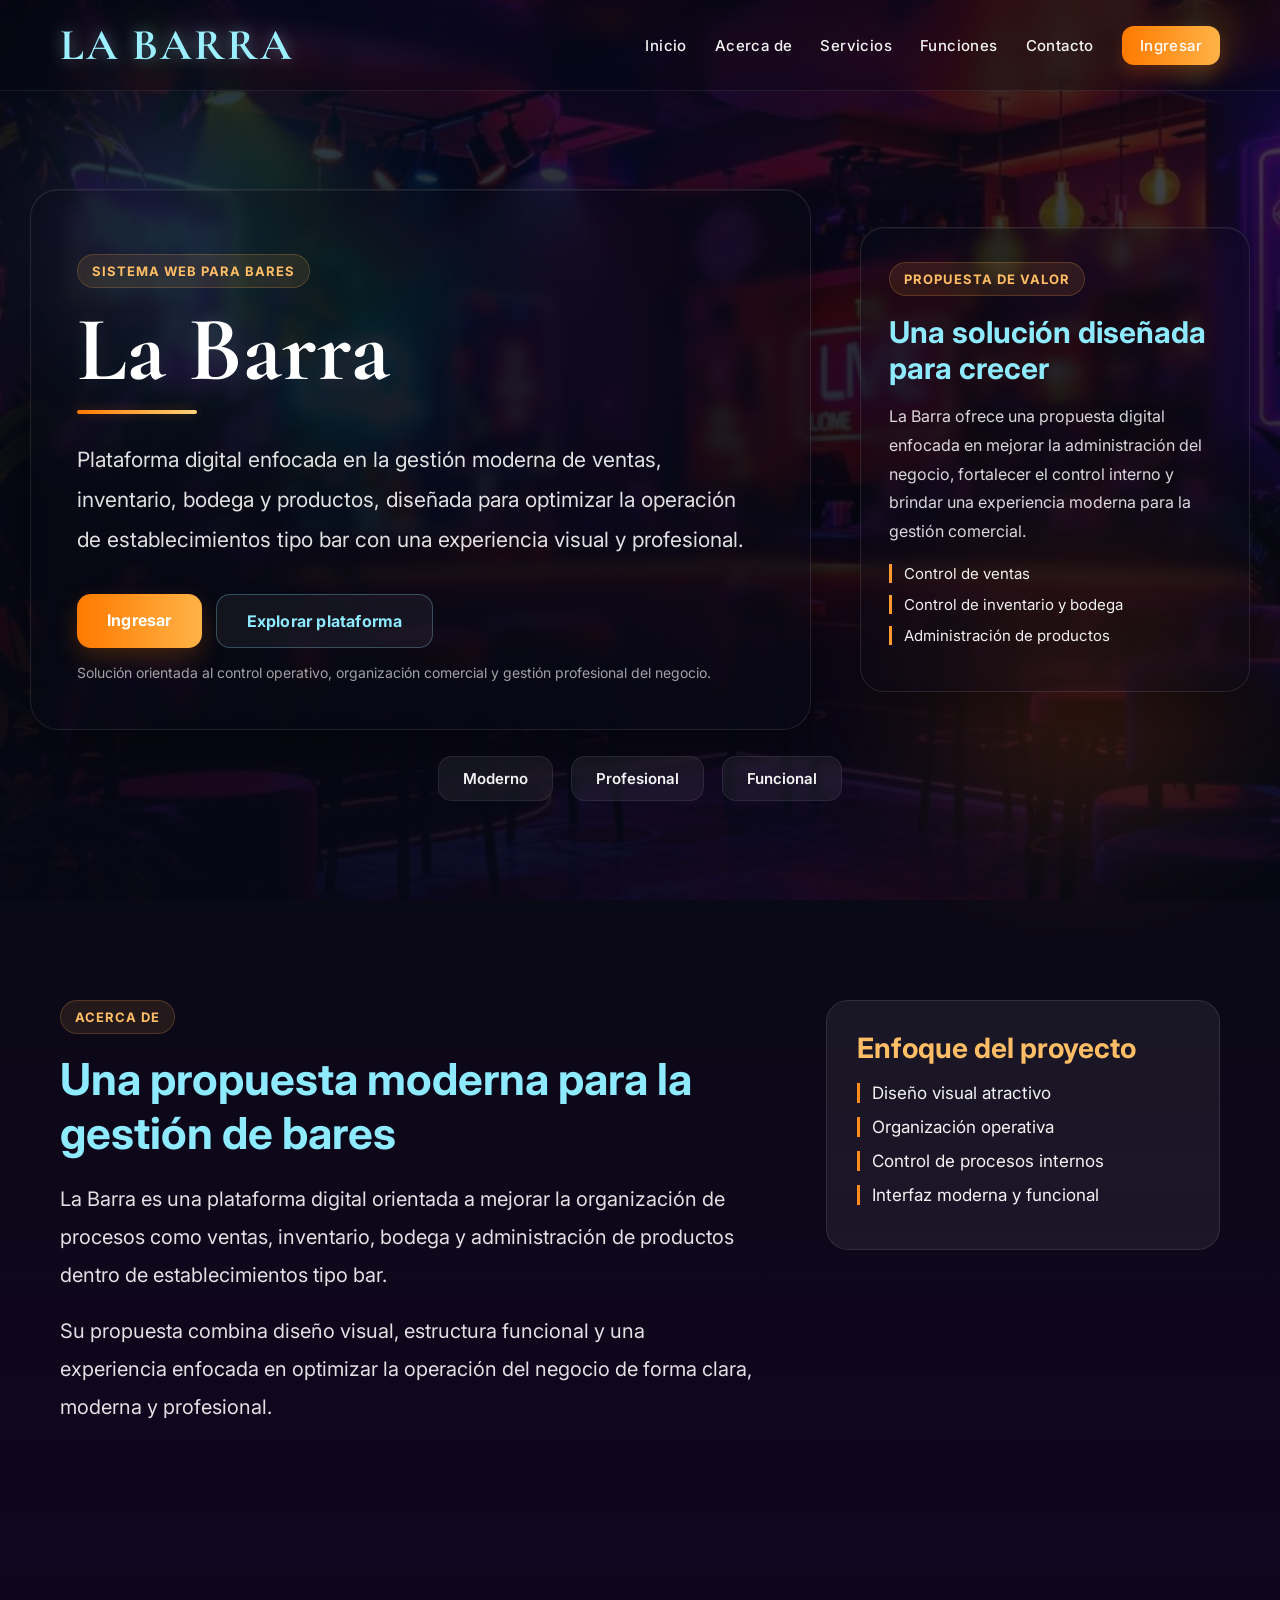
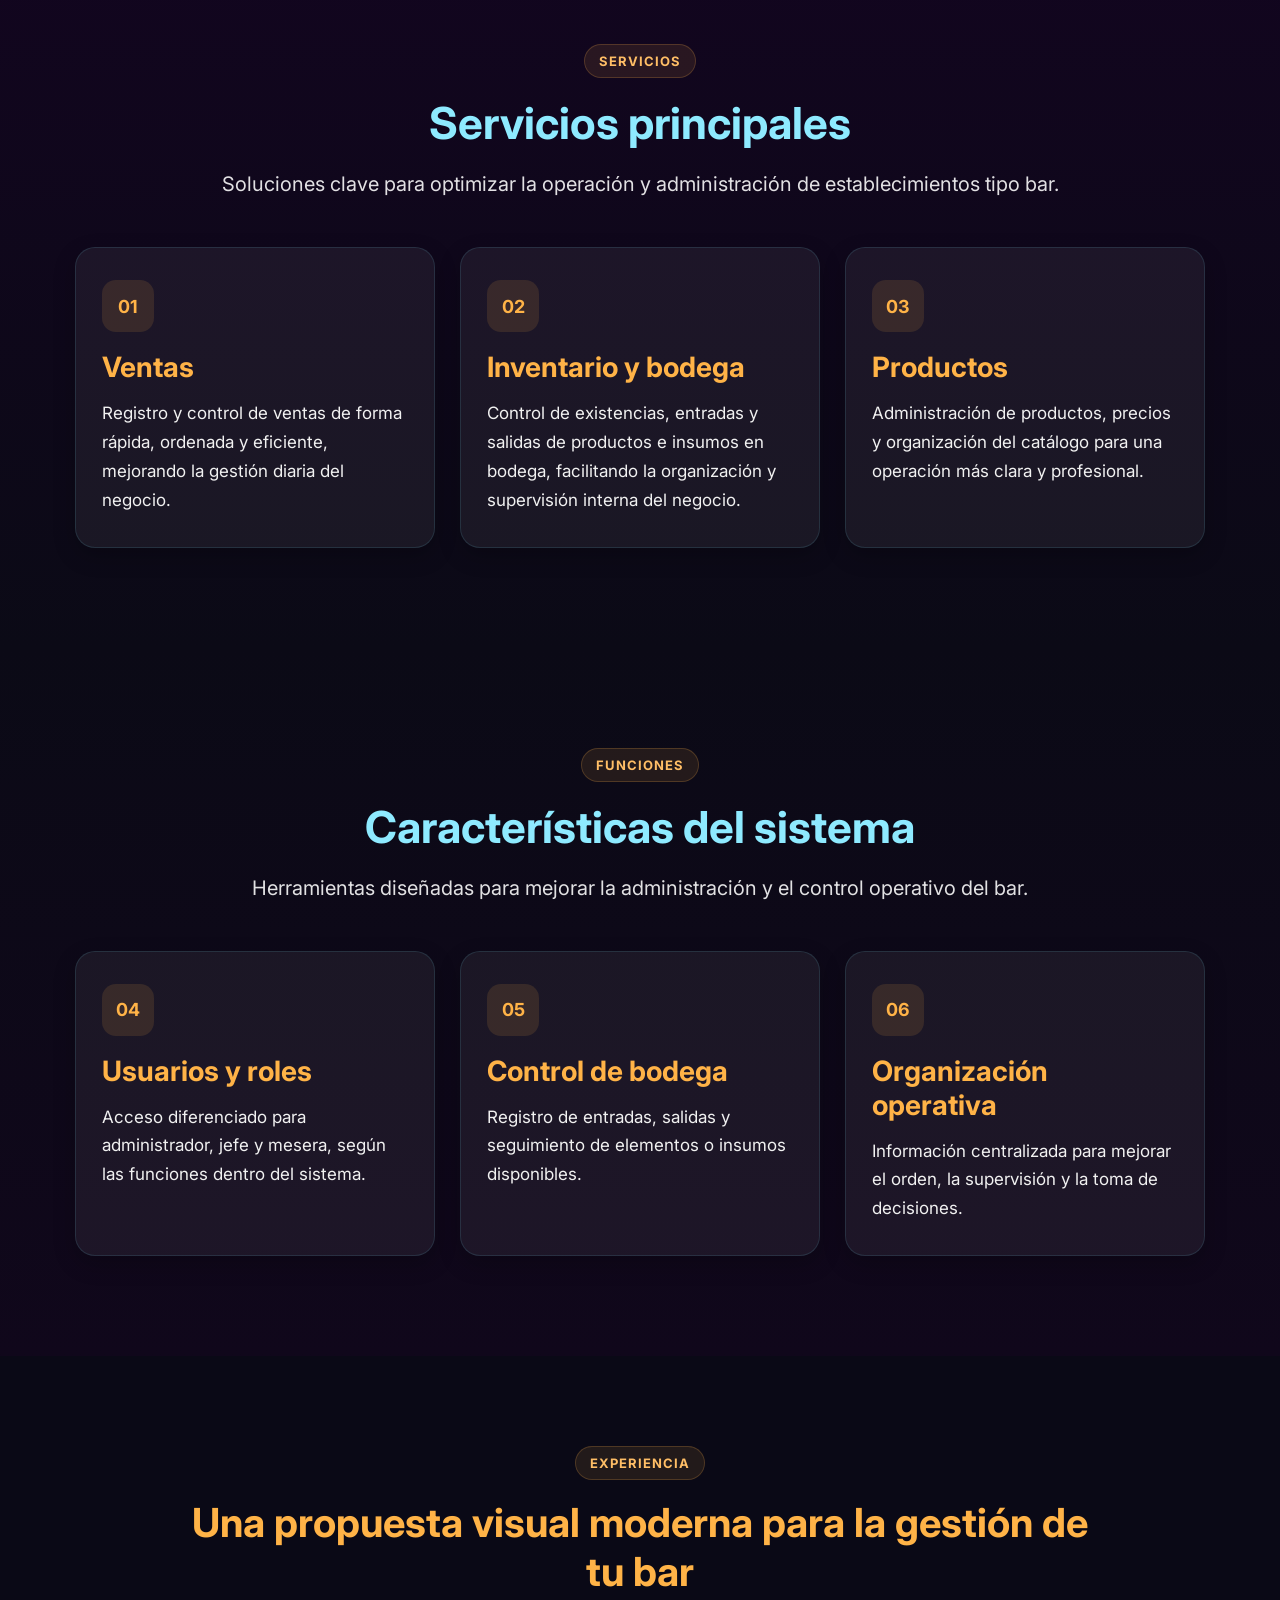
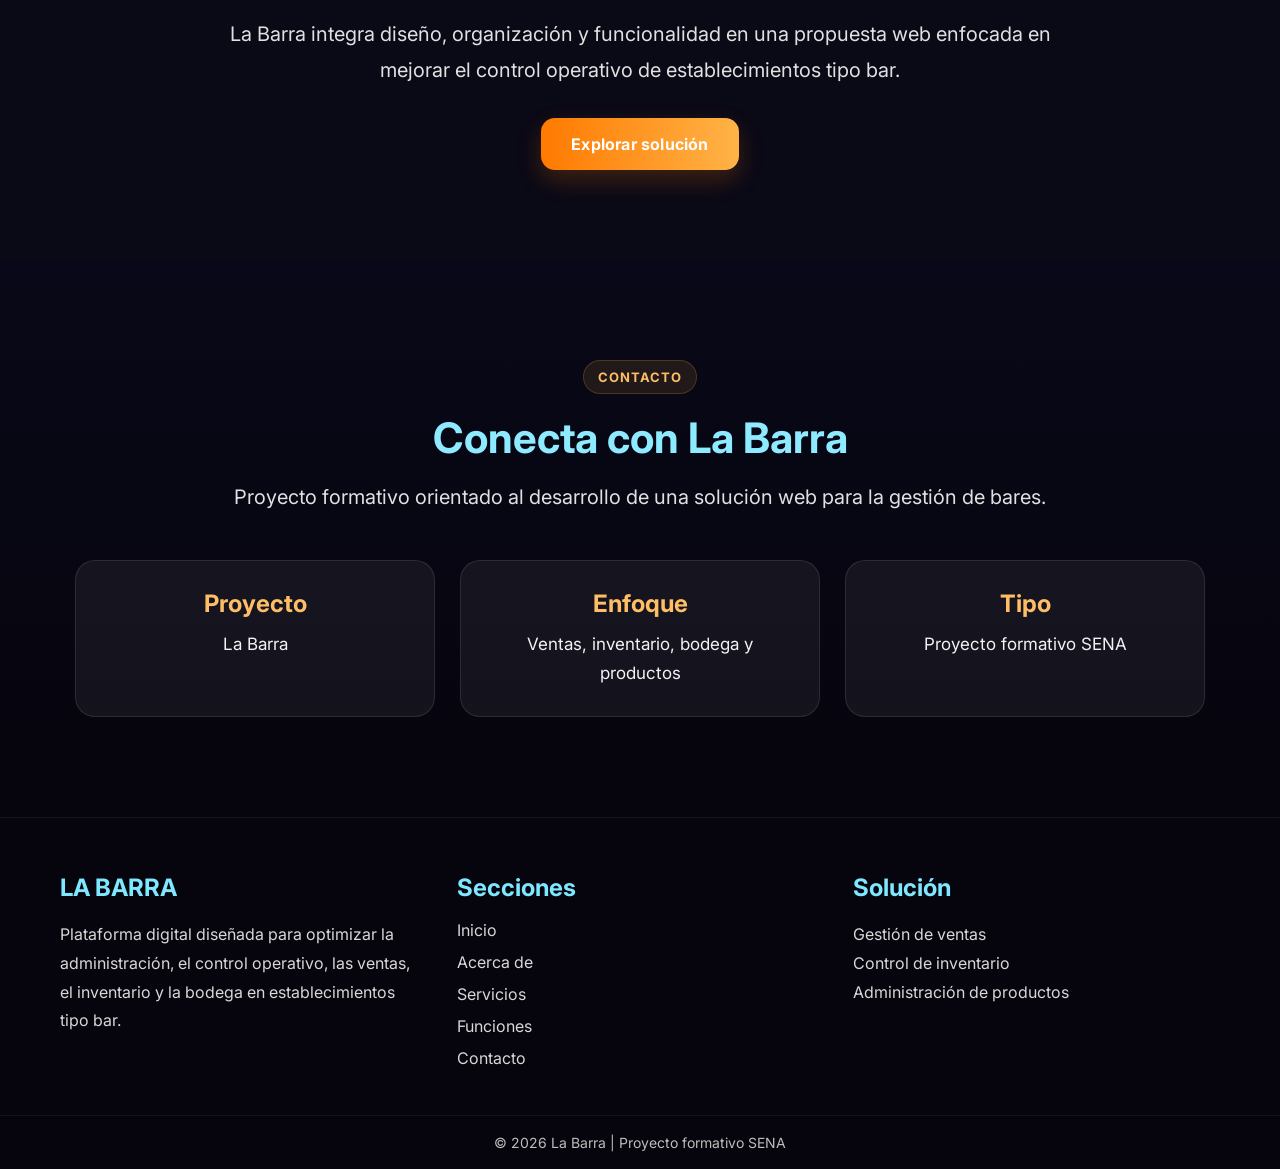
<file: index.html>
<!DOCTYPE html>
<html lang="es">
<head>
  <meta charset="UTF-8">
  <meta name="viewport" content="width=device-width, initial-scale=1.0">
  <title>La Barra | Plataforma de gestión para bares</title>
  <link rel="stylesheet" href="css/style.css">
</head>
<body>

  <header class="header">
    <div class="logo">LA BARRA</div>

    <nav class="nav">
      <a href="#inicio">Inicio</a>
      <a href="#acerca">Acerca de</a>
      <a href="#servicios">Servicios</a>
      <a href="#caracteristicas">Funciones</a>
      <a href="#contacto">Contacto</a>
      <a href="login.html" class="nav-login">Ingresar</a>
    </nav>
  </header>

  <main class="hero" id="inicio">
    <div class="overlay"></div>
    <div class="glow glow-1"></div>
    <div class="glow glow-2"></div>

    <section class="hero-container">
      <article class="hero-content">
        <span class="tagline">Sistema web para bares</span>
        <h1>La Barra</h1>
        <div class="linea"></div>

        <p class="hero-text">
          Plataforma digital enfocada en la gestión moderna de ventas,
          inventario, bodega y productos, diseñada para optimizar la operación
          de establecimientos tipo bar con una experiencia visual y profesional.
        </p>

        <div class="hero-buttons">
          <a href="login.html" class="btn btn-main">Ingresar</a>
          <a href="#acerca" class="btn btn-outline">Explorar plataforma</a>
        </div>

        <p class="hero-note">
          Solución orientada al control operativo, organización comercial y gestión profesional del negocio.
        </p>
      </article>

      <aside class="hero-panel">
        <span class="panel-tag">Propuesta de valor</span>
        <h2>Una solución diseñada para crecer</h2>
        <p>
          La Barra ofrece una propuesta digital enfocada en mejorar la administración
          del negocio, fortalecer el control interno y brindar una experiencia moderna
          para la gestión comercial.
        </p>

        <ul class="panel-list">
          <li>Control de ventas</li>
          <li>Control de inventario y bodega</li>
          <li>Administración de productos</li>
        </ul>
      </aside>
    </section>

    <section class="hero-strip">
      <div class="strip-item">Moderno</div>
      <div class="strip-item">Profesional</div>
      <div class="strip-item">Funcional</div>
    </section>
  </main>

  <section class="acerca" id="acerca">
    <div class="acerca-contenido">
      <div class="acerca-texto">
        <span class="section-tag">Acerca de</span>
        <h2>Una propuesta moderna para la gestión de bares</h2>
        <p>
          La Barra es una plataforma digital orientada a mejorar la organización
          de procesos como ventas, inventario, bodega y administración de productos
          dentro de establecimientos tipo bar.
        </p>
        <p>
          Su propuesta combina diseño visual, estructura funcional y una experiencia
          enfocada en optimizar la operación del negocio de forma clara, moderna y profesional.
        </p>
      </div>

      <div class="acerca-caja">
        <h3>Enfoque del proyecto</h3>
        <ul>
          <li>Diseño visual atractivo</li>
          <li>Organización operativa</li>
          <li>Control de procesos internos</li>
          <li>Interfaz moderna y funcional</li>
        </ul>
      </div>
    </div>
  </section>

  <section class="servicios" id="servicios">
    <span class="section-tag">Servicios</span>
    <h2>Servicios principales</h2>
    <p class="servicios-subtitulo">
      Soluciones clave para optimizar la operación y administración de establecimientos tipo bar.
    </p>

    <div class="cards">
      <article class="card">
        <div class="card-icon">01</div>
        <h3>Ventas</h3>
        <p>
          Registro y control de ventas de forma rápida, ordenada y eficiente,
          mejorando la gestión diaria del negocio.
        </p>
      </article>

      <article class="card">
        <div class="card-icon">02</div>
        <h3>Inventario y bodega</h3>
        <p>
          Control de existencias, entradas y salidas de productos e insumos en bodega,
          facilitando la organización y supervisión interna del negocio.
        </p>
      </article>

      <article class="card">
        <div class="card-icon">03</div>
        <h3>Productos</h3>
        <p>
          Administración de productos, precios y organización del catálogo
          para una operación más clara y profesional.
        </p>
      </article>
    </div>
  </section>

  <section class="caracteristicas" id="caracteristicas">
    <span class="section-tag">Funciones</span>
    <h2>Características del sistema</h2>
    <p class="servicios-subtitulo">
      Herramientas diseñadas para mejorar la administración y el control operativo del bar.
    </p>

    <div class="cards">
      <article class="card">
        <div class="card-icon">04</div>
        <h3>Usuarios y roles</h3>
        <p>
          Acceso diferenciado para administrador, jefe y mesera,
          según las funciones dentro del sistema.
        </p>
      </article>

      <article class="card">
        <div class="card-icon">05</div>
        <h3>Control de bodega</h3>
        <p>
          Registro de entradas, salidas y seguimiento de elementos
          o insumos disponibles.
        </p>
      </article>

      <article class="card">
        <div class="card-icon">06</div>
        <h3>Organización operativa</h3>
        <p>
          Información centralizada para mejorar el orden,
          la supervisión y la toma de decisiones.
        </p>
      </article>
    </div>
  </section>

  <section class="cierre">
    <div class="cierre-contenido">
      <span class="section-tag">Experiencia</span>
      <h2>Una propuesta visual moderna para la gestión de tu bar</h2>
      <p>
        La Barra integra diseño, organización y funcionalidad en una propuesta web
        enfocada en mejorar el control operativo de establecimientos tipo bar.
      </p>
      <a href="#contacto" class="btn btn-main">Explorar solución</a>
    </div>
  </section>

  <section class="contacto" id="contacto">
    <span class="section-tag">Contacto</span>
    <h2>Conecta con La Barra</h2>
    <p class="contacto-subtitulo">
      Proyecto formativo orientado al desarrollo de una solución web para la gestión de bares.
    </p>

    <div class="contacto-grid">
      <div class="contacto-box">
        <h3>Proyecto</h3>
        <p>La Barra</p>
      </div>

      <div class="contacto-box">
        <h3>Enfoque</h3>
        <p>Ventas, inventario, bodega y productos</p>
      </div>

      <div class="contacto-box">
        <h3>Tipo</h3>
        <p>Proyecto formativo SENA</p>
      </div>
    </div>
  </section>

  <footer class="footer">
    <div class="footer-contenido">
      <div class="footer-brand">
        <h3>LA BARRA</h3>
        <p>
          Plataforma digital diseñada para optimizar la administración,
          el control operativo, las ventas, el inventario y la bodega
          en establecimientos tipo bar.
        </p>
      </div>

      <div class="footer-links">
        <h4>Secciones</h4>
        <a href="#inicio">Inicio</a>
        <a href="#acerca">Acerca de</a>
        <a href="#servicios">Servicios</a>
        <a href="#caracteristicas">Funciones</a>
        <a href="#contacto">Contacto</a>
      </div>

      <div class="footer-info">
        <h4>Solución</h4>
        <p>Gestión de ventas</p>
        <p>Control de inventario</p>
        <p>Administración de productos</p>
      </div>
    </div>

    <div class="footer-copy">
      <p>© 2026 La Barra | Proyecto formativo SENA</p>
    </div>
  </footer>

</body>
</html>
</file>
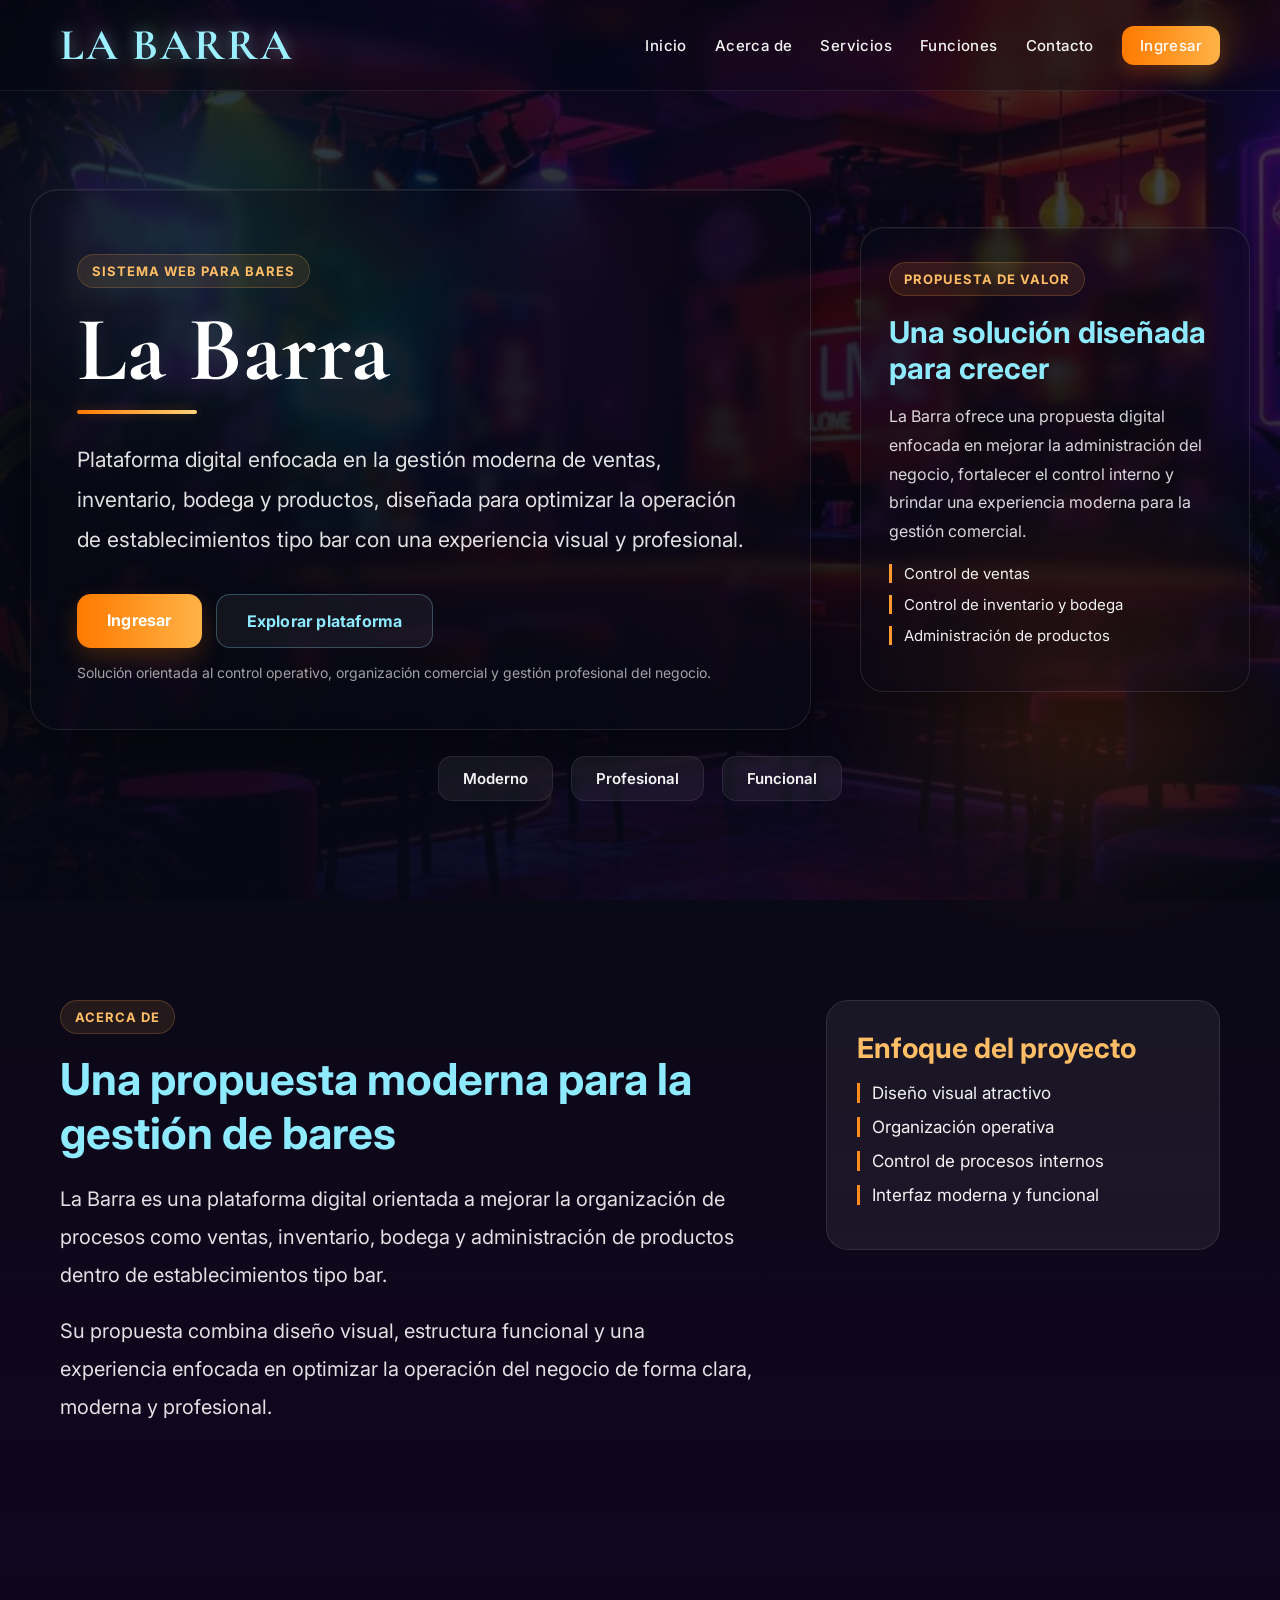
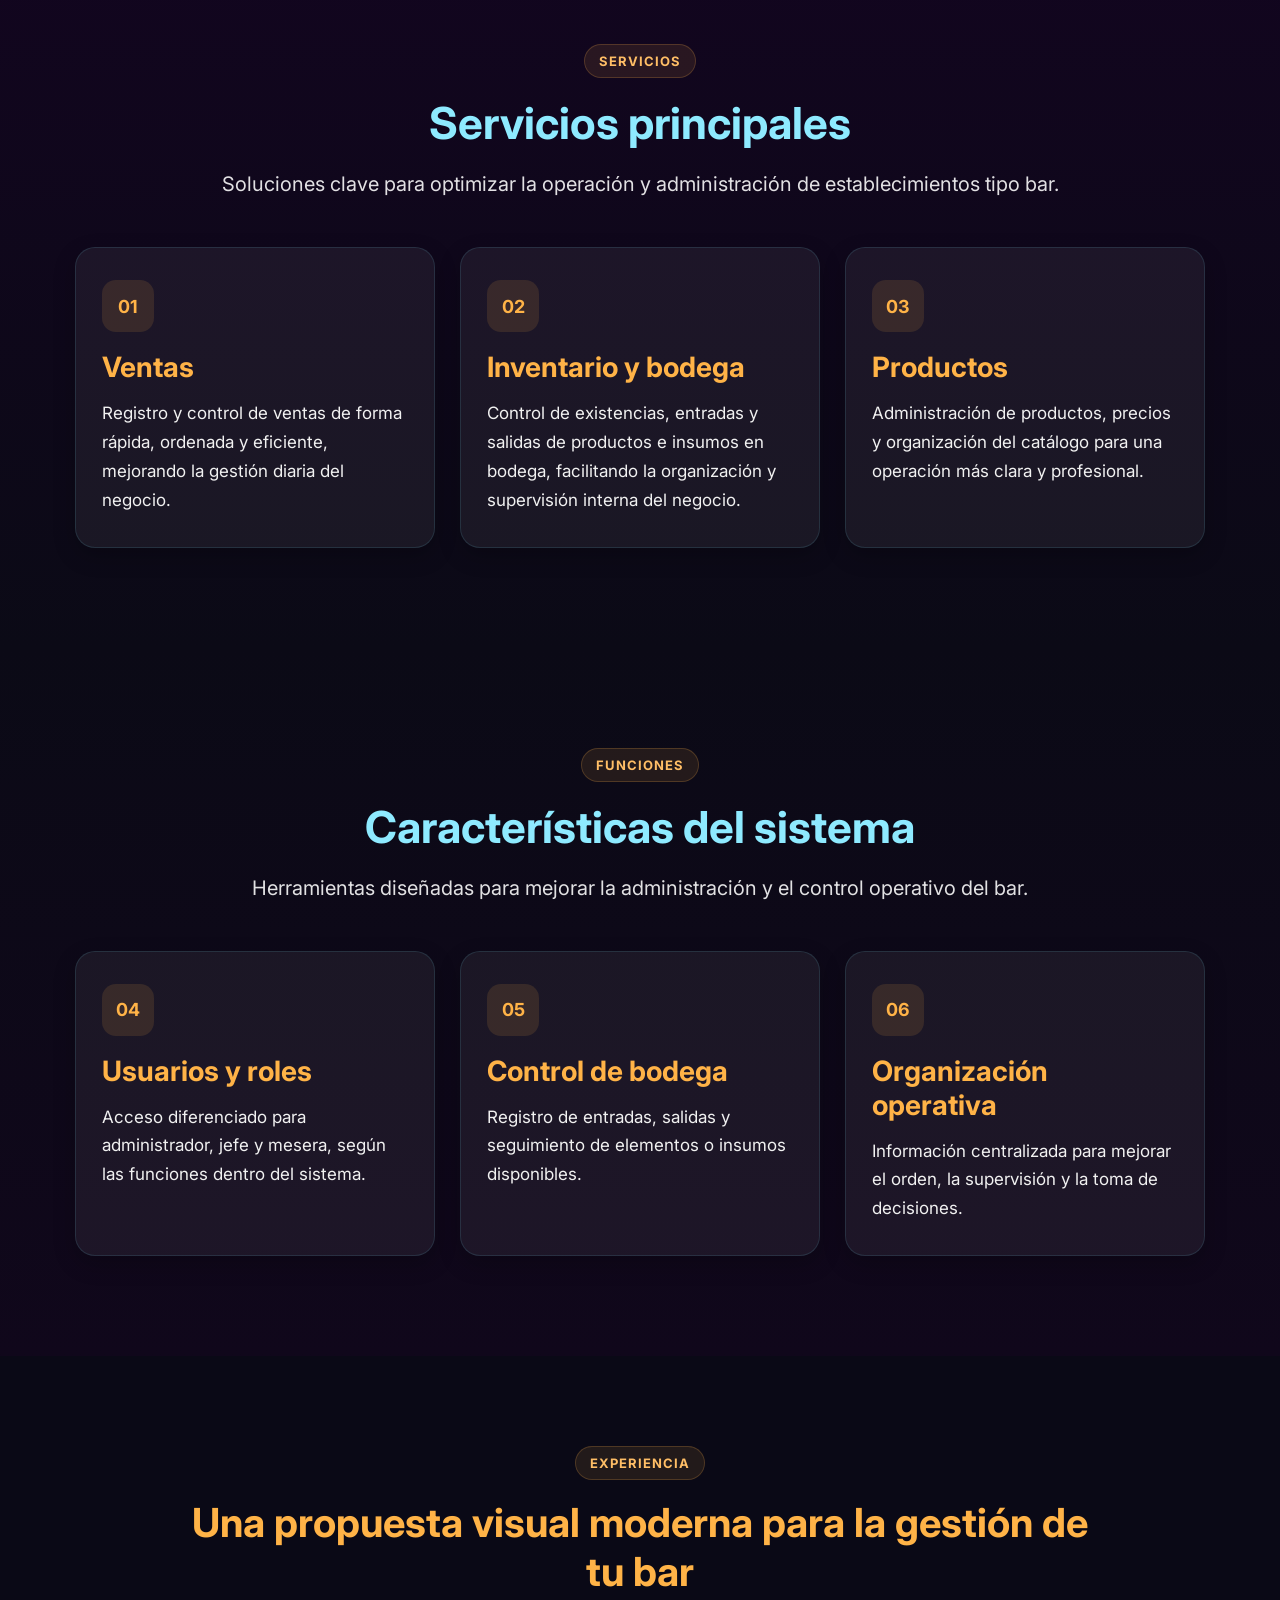
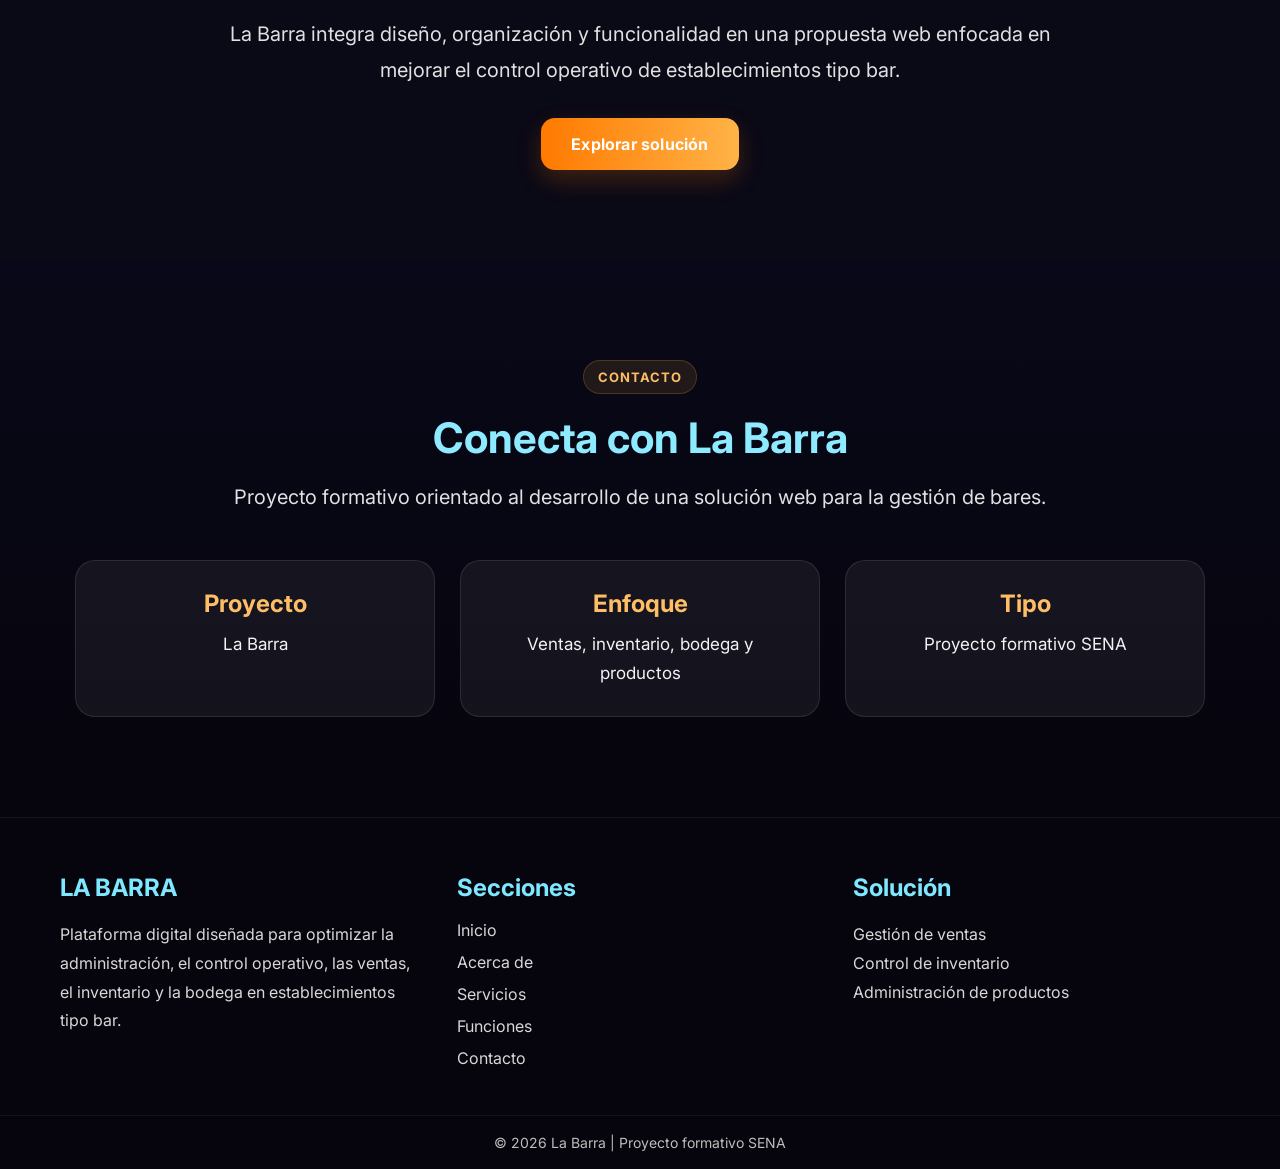
<file: la-barra/target/la-barra-1.0-SNAPSHOT/index.html>
<!DOCTYPE html>
<html lang="es">
<head>
  <meta charset="UTF-8">
  <meta name="viewport" content="width=device-width, initial-scale=1.0">
  <title>La Barra | Plataforma de gestión para bares</title>
  <link rel="stylesheet" href="css/style.css">
</head>
<body>

  <header class="header">
    <div class="logo">LA BARRA</div>

    <nav class="nav">
      <a href="#inicio">Inicio</a>
      <a href="#acerca">Acerca de</a>
      <a href="#servicios">Servicios</a>
      <a href="#caracteristicas">Funciones</a>
      <a href="#contacto">Contacto</a>
      <a href="login.html" class="nav-login">Ingresar</a>
    </nav>
  </header>

  <main class="hero" id="inicio">
    <div class="overlay"></div>
    <div class="glow glow-1"></div>
    <div class="glow glow-2"></div>

    <section class="hero-container">
      <article class="hero-content">
        <span class="tagline">Sistema web para bares</span>
        <h1>La Barra</h1>
        <div class="linea"></div>

        <p class="hero-text">
          Plataforma digital enfocada en la gestión moderna de ventas,
          inventario, bodega y productos, diseñada para optimizar la operación
          de establecimientos tipo bar con una experiencia visual y profesional.
        </p>

        <div class="hero-buttons">
          <a href="login.html" class="btn btn-main">Ingresar</a>
          <a href="#acerca" class="btn btn-outline">Explorar plataforma</a>
        </div>

        <p class="hero-note">
          Solución orientada al control operativo, organización comercial y gestión profesional del negocio.
        </p>
      </article>

      <aside class="hero-panel">
        <span class="panel-tag">Propuesta de valor</span>
        <h2>Una solución diseñada para crecer</h2>
        <p>
          La Barra ofrece una propuesta digital enfocada en mejorar la administración
          del negocio, fortalecer el control interno y brindar una experiencia moderna
          para la gestión comercial.
        </p>

        <ul class="panel-list">
          <li>Control de ventas</li>
          <li>Control de inventario y bodega</li>
          <li>Administración de productos</li>
        </ul>
      </aside>
    </section>

    <section class="hero-strip">
      <div class="strip-item">Moderno</div>
      <div class="strip-item">Profesional</div>
      <div class="strip-item">Funcional</div>
    </section>
  </main>

  <section class="acerca" id="acerca">
    <div class="acerca-contenido">
      <div class="acerca-texto">
        <span class="section-tag">Acerca de</span>
        <h2>Una propuesta moderna para la gestión de bares</h2>
        <p>
          La Barra es una plataforma digital orientada a mejorar la organización
          de procesos como ventas, inventario, bodega y administración de productos
          dentro de establecimientos tipo bar.
        </p>
        <p>
          Su propuesta combina diseño visual, estructura funcional y una experiencia
          enfocada en optimizar la operación del negocio de forma clara, moderna y profesional.
        </p>
      </div>

      <div class="acerca-caja">
        <h3>Enfoque del proyecto</h3>
        <ul>
          <li>Diseño visual atractivo</li>
          <li>Organización operativa</li>
          <li>Control de procesos internos</li>
          <li>Interfaz moderna y funcional</li>
        </ul>
      </div>
    </div>
  </section>

  <section class="servicios" id="servicios">
    <span class="section-tag">Servicios</span>
    <h2>Servicios principales</h2>
    <p class="servicios-subtitulo">
      Soluciones clave para optimizar la operación y administración de establecimientos tipo bar.
    </p>

    <div class="cards">
      <article class="card">
        <div class="card-icon">01</div>
        <h3>Ventas</h3>
        <p>
          Registro y control de ventas de forma rápida, ordenada y eficiente,
          mejorando la gestión diaria del negocio.
        </p>
      </article>

      <article class="card">
        <div class="card-icon">02</div>
        <h3>Inventario y bodega</h3>
        <p>
          Control de existencias, entradas y salidas de productos e insumos en bodega,
          facilitando la organización y supervisión interna del negocio.
        </p>
      </article>

      <article class="card">
        <div class="card-icon">03</div>
        <h3>Productos</h3>
        <p>
          Administración de productos, precios y organización del catálogo
          para una operación más clara y profesional.
        </p>
      </article>
    </div>
  </section>

  <section class="caracteristicas" id="caracteristicas">
    <span class="section-tag">Funciones</span>
    <h2>Características del sistema</h2>
    <p class="servicios-subtitulo">
      Herramientas diseñadas para mejorar la administración y el control operativo del bar.
    </p>

    <div class="cards">
      <article class="card">
        <div class="card-icon">04</div>
        <h3>Usuarios y roles</h3>
        <p>
          Acceso diferenciado para administrador, jefe y mesera,
          según las funciones dentro del sistema.
        </p>
      </article>

      <article class="card">
        <div class="card-icon">05</div>
        <h3>Control de bodega</h3>
        <p>
          Registro de entradas, salidas y seguimiento de elementos
          o insumos disponibles.
        </p>
      </article>

      <article class="card">
        <div class="card-icon">06</div>
        <h3>Organización operativa</h3>
        <p>
          Información centralizada para mejorar el orden,
          la supervisión y la toma de decisiones.
        </p>
      </article>
    </div>
  </section>

  <section class="cierre">
    <div class="cierre-contenido">
      <span class="section-tag">Experiencia</span>
      <h2>Una propuesta visual moderna para la gestión de tu bar</h2>
      <p>
        La Barra integra diseño, organización y funcionalidad en una propuesta web
        enfocada en mejorar el control operativo de establecimientos tipo bar.
      </p>
      <a href="#contacto" class="btn btn-main">Explorar solución</a>
    </div>
  </section>

  <section class="contacto" id="contacto">
    <span class="section-tag">Contacto</span>
    <h2>Conecta con La Barra</h2>
    <p class="contacto-subtitulo">
      Proyecto formativo orientado al desarrollo de una solución web para la gestión de bares.
    </p>

    <div class="contacto-grid">
      <div class="contacto-box">
        <h3>Proyecto</h3>
        <p>La Barra</p>
      </div>

      <div class="contacto-box">
        <h3>Enfoque</h3>
        <p>Ventas, inventario, bodega y productos</p>
      </div>

      <div class="contacto-box">
        <h3>Tipo</h3>
        <p>Proyecto formativo SENA</p>
      </div>
    </div>
  </section>

  <footer class="footer">
    <div class="footer-contenido">
      <div class="footer-brand">
        <h3>LA BARRA</h3>
        <p>
          Plataforma digital diseñada para optimizar la administración,
          el control operativo, las ventas, el inventario y la bodega
          en establecimientos tipo bar.
        </p>
      </div>

      <div class="footer-links">
        <h4>Secciones</h4>
        <a href="#inicio">Inicio</a>
        <a href="#acerca">Acerca de</a>
        <a href="#servicios">Servicios</a>
        <a href="#caracteristicas">Funciones</a>
        <a href="#contacto">Contacto</a>
      </div>

      <div class="footer-info">
        <h4>Solución</h4>
        <p>Gestión de ventas</p>
        <p>Control de inventario</p>
        <p>Administración de productos</p>
      </div>
    </div>

    <div class="footer-copy">
      <p>© 2026 La Barra | Proyecto formativo SENA</p>
    </div>
  </footer>

</body>
</html>
</file>
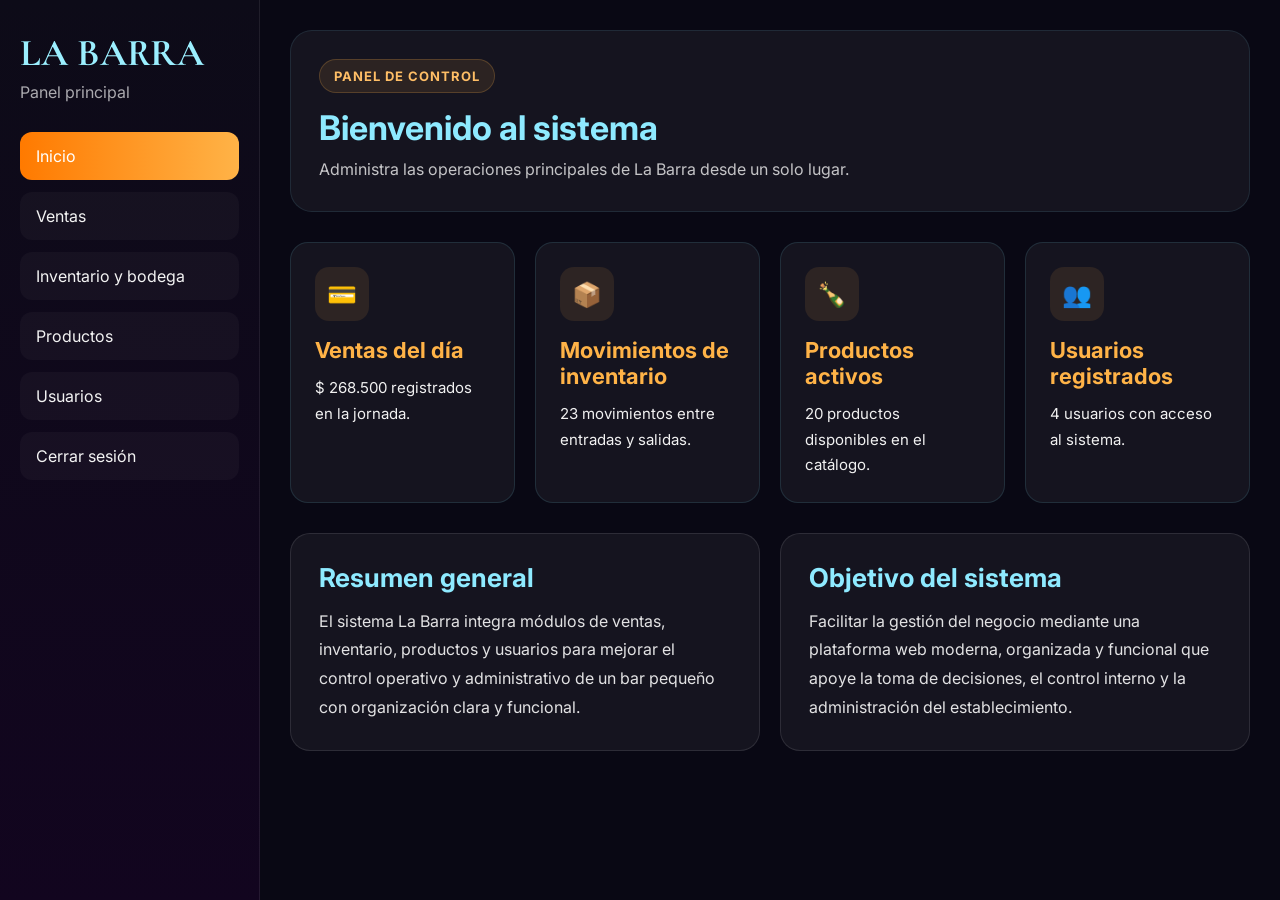
<file: dashboard.html>
<!DOCTYPE html>
<html lang="es">
<head>
  <meta charset="UTF-8">
  <meta name="viewport" content="width=device-width, initial-scale=1.0">
  <title>Dashboard | La Barra</title>
  <link rel="stylesheet" href="css/dashboard.css">
</head>
<body>

  <aside class="sidebar">
    <div class="sidebar-logo">
      <h2>LA BARRA</h2>
      <p>Panel principal</p>
    </div>

    <nav class="sidebar-menu">
      <a href="dashboard.html" class="active">Inicio</a>
      <a href="ventas.html">Ventas</a>
      <a href="inventario.html">Inventario y bodega</a>
      <a href="productos.html">Productos</a>
      <a href="usuarios.html">Usuarios</a>
      <a href="index.html">Cerrar sesión</a>
    </nav>
  </aside>

  <main class="main-content">
    <header class="topbar">
      <div class="topbar-box">
        <span class="topbar-tag">Panel de control</span>
        <h1>Bienvenido al sistema</h1>
        <p>Administra las operaciones principales de La Barra desde un solo lugar.</p>
      </div>
    </header>

    <section class="stats">
      <a href="ventas.html" class="stat-card">
        <div class="card-icon">💳</div>
        <h3>Ventas del día</h3>
        <p>$ 268.500 registrados en la jornada.</p>
      </a>

      <a href="inventario.html" class="stat-card">
        <div class="card-icon">📦</div>
        <h3>Movimientos de inventario</h3>
        <p>23 movimientos entre entradas y salidas.</p>
      </a>

      <a href="productos.html" class="stat-card">
        <div class="card-icon">🍾</div>
        <h3>Productos activos</h3>
        <p>20 productos disponibles en el catálogo.</p>
      </a>

      <a href="usuarios.html" class="stat-card">
        <div class="card-icon">👥</div>
        <h3>Usuarios registrados</h3>
        <p>4 usuarios con acceso al sistema.</p>
      </a>
    </section>

    <section class="panel-info">
      <div class="info-box">
        <h2>Resumen general</h2>
        <p>
          El sistema La Barra integra módulos de ventas, inventario, productos
          y usuarios para mejorar el control operativo y administrativo
          de un bar pequeño con organización clara y funcional.
        </p>
      </div>

      <div class="info-box">
        <h2>Objetivo del sistema</h2>
        <p>
          Facilitar la gestión del negocio mediante una plataforma web
          moderna, organizada y funcional que apoye la toma de decisiones,
          el control interno y la administración del establecimiento.
        </p>
      </div>
    </section>
  </main>

</body>
</html>
</file>
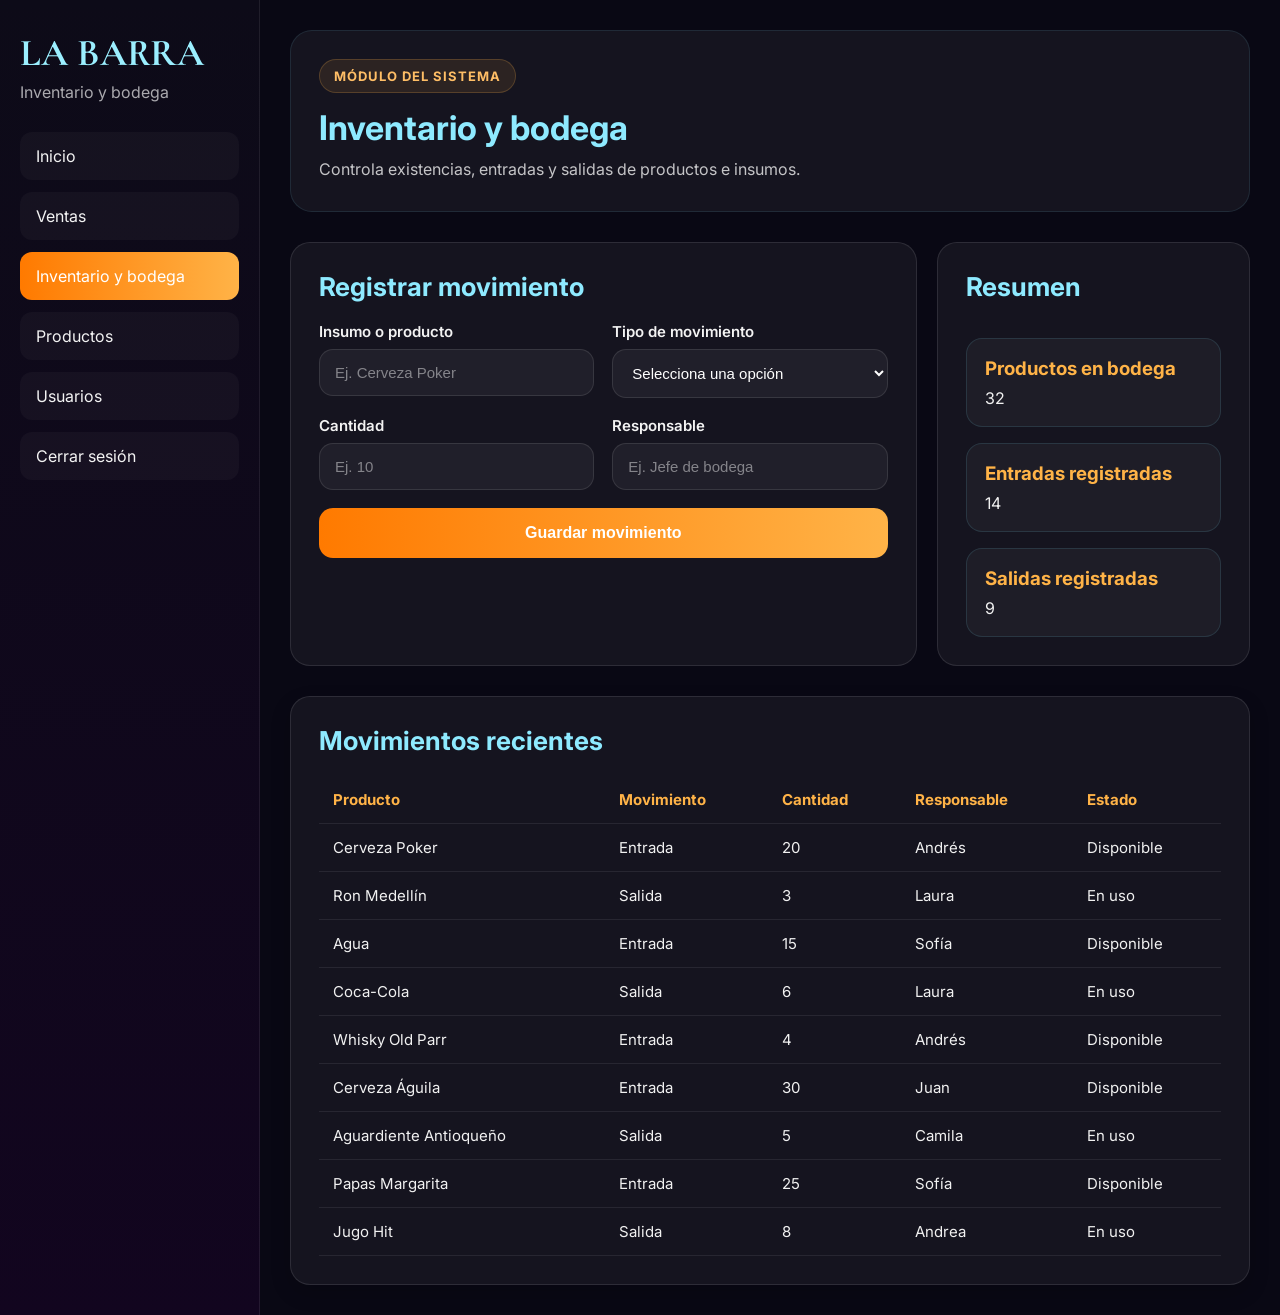
<file: inventario.html>
<!DOCTYPE html>
<html lang="es">
<head>
  <meta charset="UTF-8">
  <meta name="viewport" content="width=device-width, initial-scale=1.0">
  <title>Inventario y bodega | La Barra</title>
  <link rel="stylesheet" href="css/inventario.css">
</head>
<body>

  <aside class="sidebar">
    <div class="sidebar-logo">
      <h2>LA BARRA</h2>
      <p>Inventario y bodega</p>
    </div>

    <nav class="sidebar-menu">
      <a href="dashboard.html">Inicio</a>
      <a href="ventas.html">Ventas</a>
      <a href="inventario.html" class="active">Inventario y bodega</a>
      <a href="productos.html">Productos</a>
      <a href="usuarios.html">Usuarios</a>
      <a href="index.html">Cerrar sesión</a>
    </nav>
  </aside>

  <main class="main-content">
    <header class="topbar">
      <div class="topbar-box">
        <span class="topbar-tag">Módulo del sistema</span>
        <h1>Inventario y bodega</h1>
        <p>Controla existencias, entradas y salidas de productos e insumos.</p>
      </div>
    </header>

    <section class="inventario-grid">
      <div class="form-box">
        <h2>Registrar movimiento</h2>

        <form class="inventario-form">
          <div class="input-group">
            <label for="insumo">Insumo o producto</label>
            <input type="text" id="insumo" placeholder="Ej. Cerveza Poker" required>
          </div>

          <div class="input-group">
            <label for="tipo">Tipo de movimiento</label>
            <select id="tipo" required>
              <option value="">Selecciona una opción</option>
              <option>Entrada</option>
              <option>Salida</option>
            </select>
          </div>

          <div class="input-group">
            <label for="cantidad">Cantidad</label>
            <input type="number" id="cantidad" placeholder="Ej. 10" required>
          </div>

          <div class="input-group">
            <label for="responsable">Responsable</label>
            <input type="text" id="responsable" placeholder="Ej. Jefe de bodega" required>
          </div>

          <button type="submit" class="btn-main">Guardar movimiento</button>
        </form>
      </div>

      <div class="resumen-box">
        <h2>Resumen</h2>

        <div class="resumen-card">
          <h3>Productos en bodega</h3>
          <p>32</p>
        </div>

        <div class="resumen-card">
          <h3>Entradas registradas</h3>
          <p>14</p>
        </div>

        <div class="resumen-card">
          <h3>Salidas registradas</h3>
          <p>9</p>
        </div>
      </div>
    </section>

    <section class="tabla-box">
      <h2>Movimientos recientes</h2>

      <table>
        <thead>
          <tr>
            <th>Producto</th>
            <th>Movimiento</th>
            <th>Cantidad</th>
            <th>Responsable</th>
            <th>Estado</th>
          </tr>
        </thead>
        <tbody>
          <tr>
            <td>Cerveza Poker</td>
            <td>Entrada</td>
            <td>20</td>
            <td>Andrés</td>
            <td>Disponible</td>
          </tr>
          <tr>
            <td>Ron Medellín</td>
            <td>Salida</td>
            <td>3</td>
            <td>Laura</td>
            <td>En uso</td>
          </tr>
          <tr>
            <td>Agua</td>
            <td>Entrada</td>
            <td>15</td>
            <td>Sofía</td>
            <td>Disponible</td>
          </tr>
          <tr>
            <td>Coca-Cola</td>
            <td>Salida</td>
            <td>6</td>
            <td>Laura</td>
            <td>En uso</td>
          </tr>
          <tr>
            <td>Whisky Old Parr</td>
            <td>Entrada</td>
            <td>4</td>
            <td>Andrés</td>
            <td>Disponible</td>
          </tr>
          <tr>
            <td>Cerveza Águila</td>
            <td>Entrada</td>
            <td>30</td>
            <td>Juan</td>
            <td>Disponible</td>
          </tr>
          <tr>
            <td>Aguardiente Antioqueño</td>
            <td>Salida</td>
            <td>5</td>
            <td>Camila</td>
            <td>En uso</td>
          </tr>
          <tr>
            <td>Papas Margarita</td>
            <td>Entrada</td>
            <td>25</td>
            <td>Sofía</td>
            <td>Disponible</td>
          </tr>
          <tr>
            <td>Jugo Hit</td>
            <td>Salida</td>
            <td>8</td>
            <td>Andrea</td>
            <td>En uso</td>
          </tr>
        </tbody>
      </table>
    </section>
  </main>

</body>
</html>
</file>
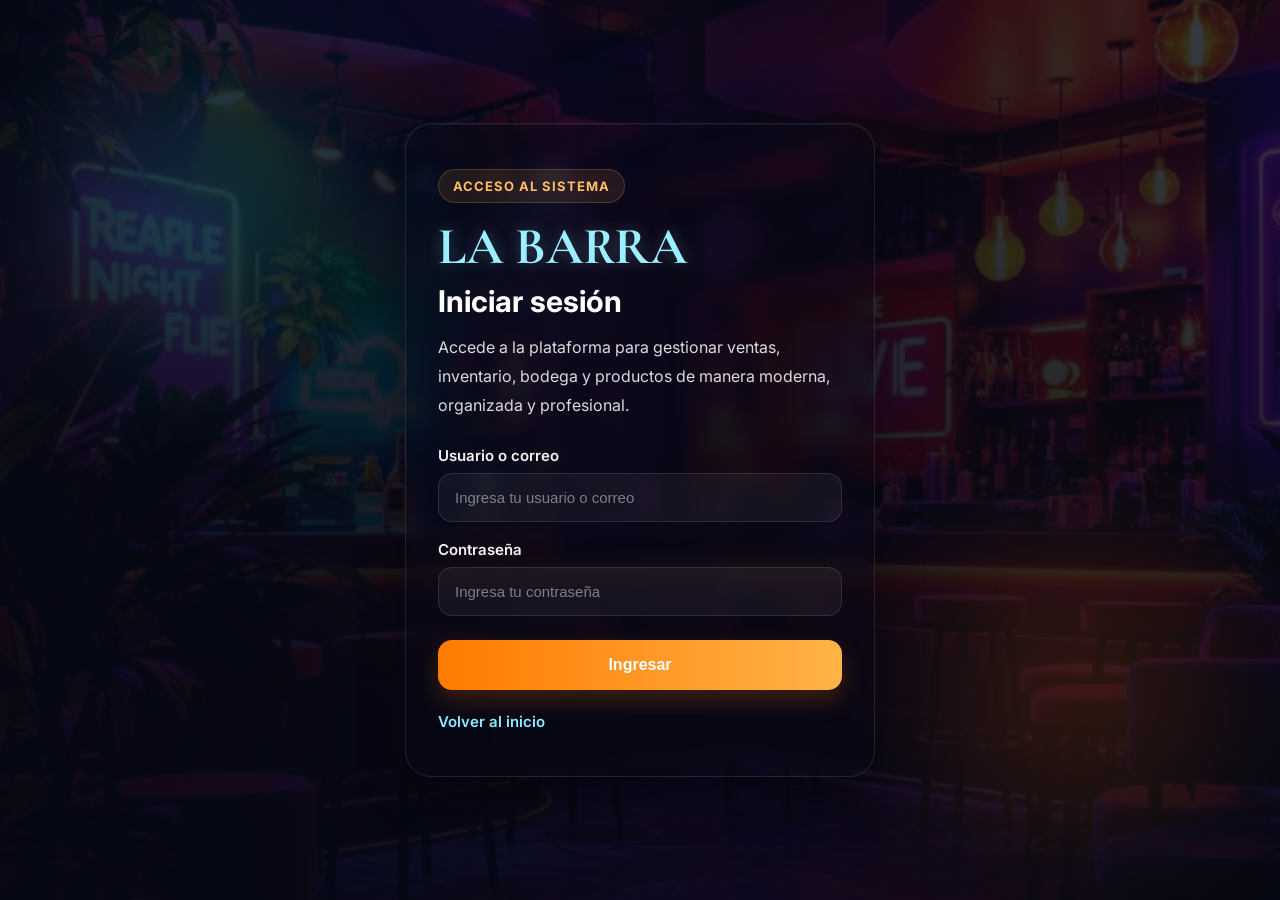
<file: login.html>
<!DOCTYPE html>
<html lang="es">
<head>
  <meta charset="UTF-8">
  <meta name="viewport" content="width=device-width, initial-scale=1.0">
  <title>Iniciar sesión | La Barra</title>
  <link rel="stylesheet" href="css/login.css">
</head>
<body>

  <section class="login-page">
    <div class="overlay"></div>
    <div class="glow glow-1"></div>
    <div class="glow glow-2"></div>

    <div class="login-box">
      <span class="login-tag">Acceso al sistema</span>

      <h1>LA BARRA</h1>
      <h2>Iniciar sesión</h2>

      <p>
        Accede a la plataforma para gestionar ventas, inventario,
        bodega y productos de manera moderna, organizada y profesional.
      </p>

      <form class="login-form" action="dashboard.html">
        <div class="input-group">
          <label for="usuario">Usuario o correo</label>
          <input
            type="text"
            id="usuario"
            name="usuario"
            placeholder="Ingresa tu usuario o correo"
            required
          >
        </div>

        <div class="input-group">
          <label for="password">Contraseña</label>
          <input
            type="password"
            id="password"
            name="password"
            placeholder="Ingresa tu contraseña"
            required
          >
        </div>

        <button type="submit" class="btn-login">Ingresar</button>
      </form>

      <a href="index.html" class="back-link">Volver al inicio</a>
    </div>
  </section>

</body>
</html>
</file>
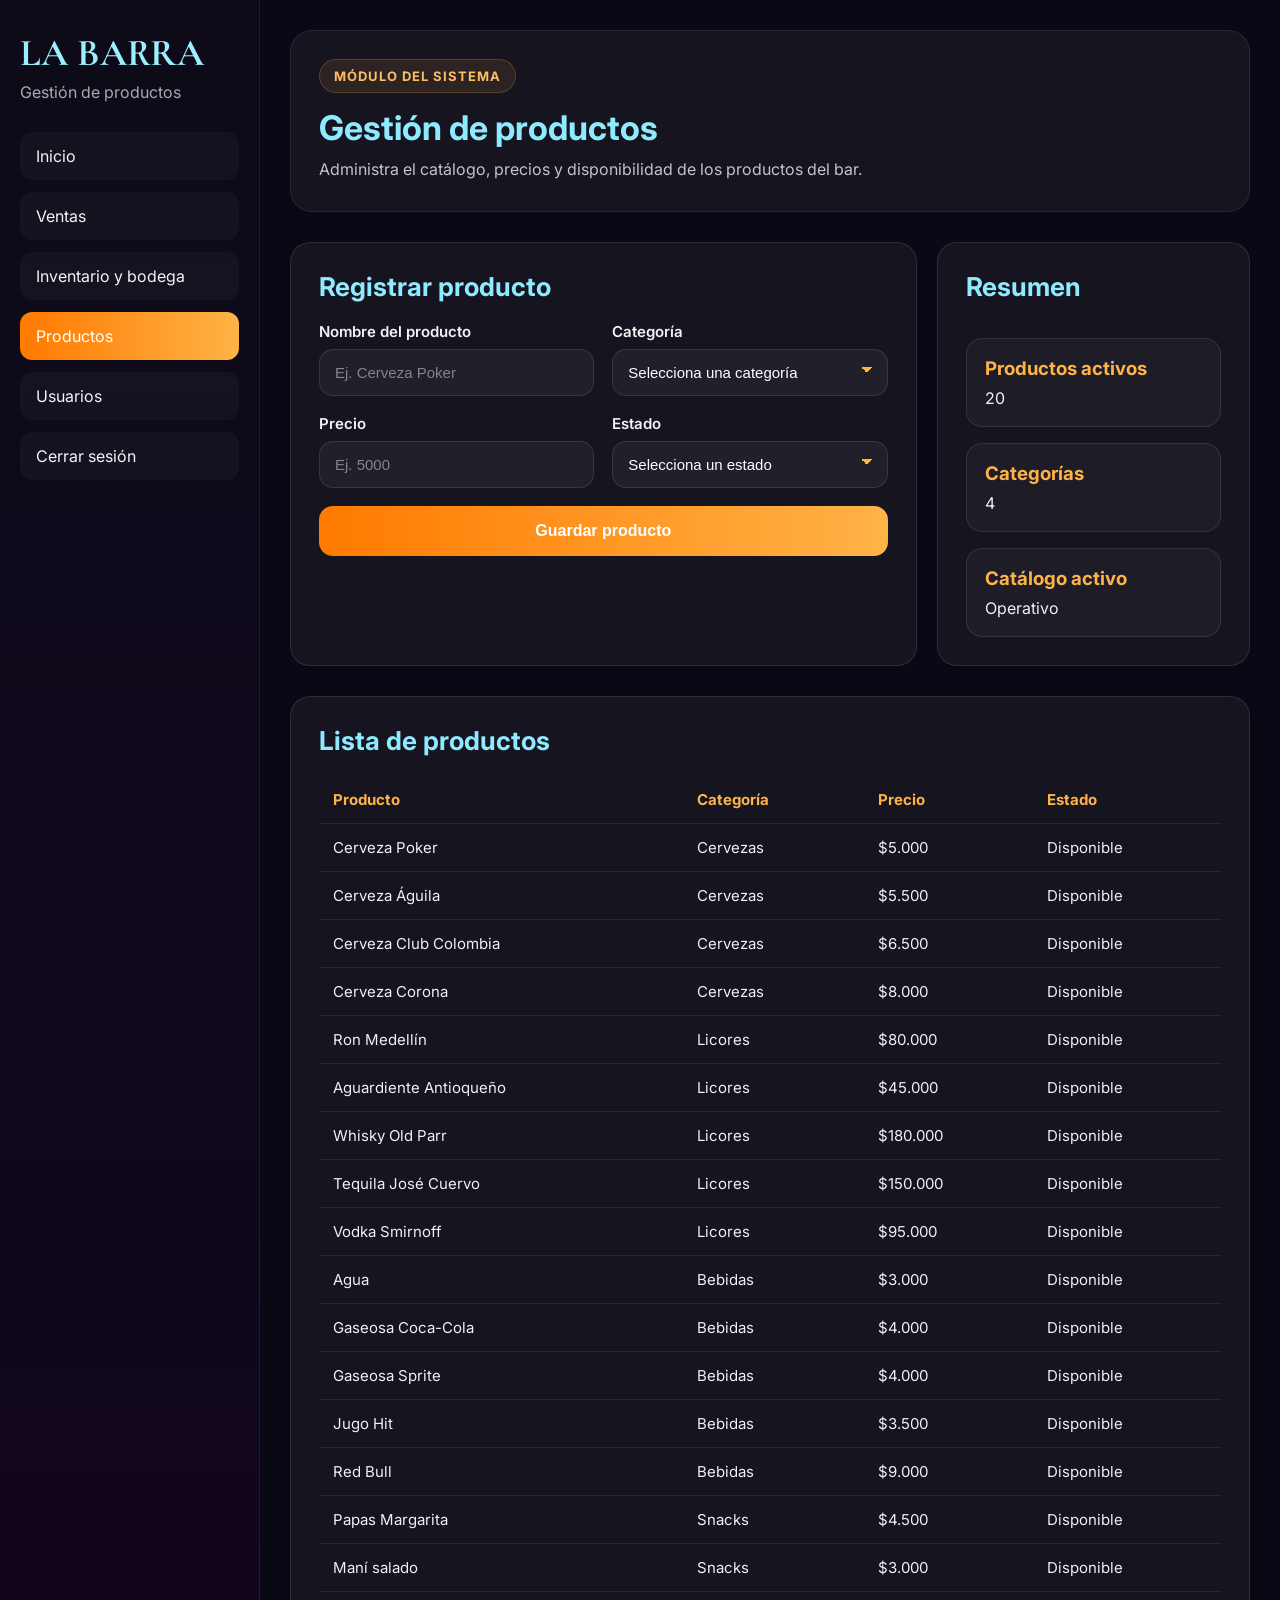
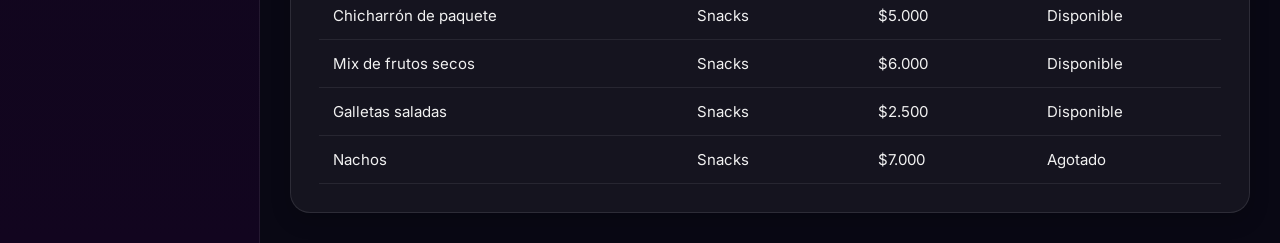
<file: prodctos.html>
<!DOCTYPE html>
<html lang="es">
<head>
  <meta charset="UTF-8">
  <meta name="viewport" content="width=device-width, initial-scale=1.0">
  <title>Productos | La Barra</title>
  <link rel="stylesheet" href="css/productos.css">
</head>
<body>

  <aside class="sidebar">
    <div class="sidebar-logo">
      <h2>LA BARRA</h2>
      <p>Gestión de productos</p>
    </div>

    <nav class="sidebar-menu">
      <a href="dashboard.html">Inicio</a>
      <a href="ventas.html">Ventas</a>
      <a href="inventario.html">Inventario y bodega</a>
      <a href="productos.html" class="active">Productos</a>
      <a href="usuarios.html">Usuarios</a>
      <a href="index.html">Cerrar sesión</a>
    </nav>
  </aside>

  <main class="main-content">
    <header class="topbar">
      <div class="topbar-box">
        <span class="topbar-tag">Módulo del sistema</span>
        <h1>Gestión de productos</h1>
        <p>Administra el catálogo, precios y disponibilidad de los productos del bar.</p>
      </div>
    </header>

    <section class="productos-grid">
      <div class="form-box">
        <h2>Registrar producto</h2>

        <form class="productos-form">
          <div class="input-group">
            <label for="nombre">Nombre del producto</label>
            <input type="text" id="nombre" placeholder="Ej. Cerveza Poker" required>
          </div>

          <div class="input-group">
            <label for="categoria">Categoría</label>
            <select id="categoria" required>
              <option value="">Selecciona una categoría</option>
              <option>Cervezas</option>
              <option>Licores</option>
              <option>Bebidas</option>
              <option>Snacks</option>
            </select>
          </div>

          <div class="input-group">
            <label for="precio">Precio</label>
            <input type="number" id="precio" placeholder="Ej. 5000" required>
          </div>

          <div class="input-group">
            <label for="estado">Estado</label>
            <select id="estado" required>
              <option value="">Selecciona un estado</option>
              <option>Disponible</option>
              <option>Agotado</option>
            </select>
          </div>

          <button type="submit" class="btn-main">Guardar producto</button>
        </form>
      </div>

      <div class="resumen-box">
        <h2>Resumen</h2>

        <div class="resumen-card">
          <h3>Productos activos</h3>
          <p>20</p>
        </div>

        <div class="resumen-card">
          <h3>Categorías</h3>
          <p>4</p>
        </div>

        <div class="resumen-card">
          <h3>Catálogo activo</h3>
          <p>Operativo</p>
        </div>
      </div>
    </section>

    <section class="tabla-box">
      <h2>Lista de productos</h2>

      <table>
        <thead>
          <tr>
            <th>Producto</th>
            <th>Categoría</th>
            <th>Precio</th>
            <th>Estado</th>
          </tr>
        </thead>
        <tbody>
          <tr>
            <td>Cerveza Poker</td>
            <td>Cervezas</td>
            <td>$5.000</td>
            <td>Disponible</td>
          </tr>
          <tr>
            <td>Cerveza Águila</td>
            <td>Cervezas</td>
            <td>$5.500</td>
            <td>Disponible</td>
          </tr>
          <tr>
            <td>Cerveza Club Colombia</td>
            <td>Cervezas</td>
            <td>$6.500</td>
            <td>Disponible</td>
          </tr>
          <tr>
            <td>Cerveza Corona</td>
            <td>Cervezas</td>
            <td>$8.000</td>
            <td>Disponible</td>
          </tr>
          <tr>
            <td>Ron Medellín</td>
            <td>Licores</td>
            <td>$80.000</td>
            <td>Disponible</td>
          </tr>
          <tr>
            <td>Aguardiente Antioqueño</td>
            <td>Licores</td>
            <td>$45.000</td>
            <td>Disponible</td>
          </tr>
          <tr>
            <td>Whisky Old Parr</td>
            <td>Licores</td>
            <td>$180.000</td>
            <td>Disponible</td>
          </tr>
          <tr>
            <td>Tequila José Cuervo</td>
            <td>Licores</td>
            <td>$150.000</td>
            <td>Disponible</td>
          </tr>
          <tr>
            <td>Vodka Smirnoff</td>
            <td>Licores</td>
            <td>$95.000</td>
            <td>Disponible</td>
          </tr>
          <tr>
            <td>Agua</td>
            <td>Bebidas</td>
            <td>$3.000</td>
            <td>Disponible</td>
          </tr>
          <tr>
            <td>Gaseosa Coca-Cola</td>
            <td>Bebidas</td>
            <td>$4.000</td>
            <td>Disponible</td>
          </tr>
          <tr>
            <td>Gaseosa Sprite</td>
            <td>Bebidas</td>
            <td>$4.000</td>
            <td>Disponible</td>
          </tr>
          <tr>
            <td>Jugo Hit</td>
            <td>Bebidas</td>
            <td>$3.500</td>
            <td>Disponible</td>
          </tr>
          <tr>
            <td>Red Bull</td>
            <td>Bebidas</td>
            <td>$9.000</td>
            <td>Disponible</td>
          </tr>
          <tr>
            <td>Papas Margarita</td>
            <td>Snacks</td>
            <td>$4.500</td>
            <td>Disponible</td>
          </tr>
          <tr>
            <td>Maní salado</td>
            <td>Snacks</td>
            <td>$3.000</td>
            <td>Disponible</td>
          </tr>
          <tr>
            <td>Chicharrón de paquete</td>
            <td>Snacks</td>
            <td>$5.000</td>
            <td>Disponible</td>
          </tr>
          <tr>
            <td>Mix de frutos secos</td>
            <td>Snacks</td>
            <td>$6.000</td>
            <td>Disponible</td>
          </tr>
          <tr>
            <td>Galletas saladas</td>
            <td>Snacks</td>
            <td>$2.500</td>
            <td>Disponible</td>
          </tr>
          <tr>
            <td>Nachos</td>
            <td>Snacks</td>
            <td>$7.000</td>
            <td>Agotado</td>
          </tr>
        </tbody>
      </table>
    </section>
  </main>

</body>
</html>
</file>
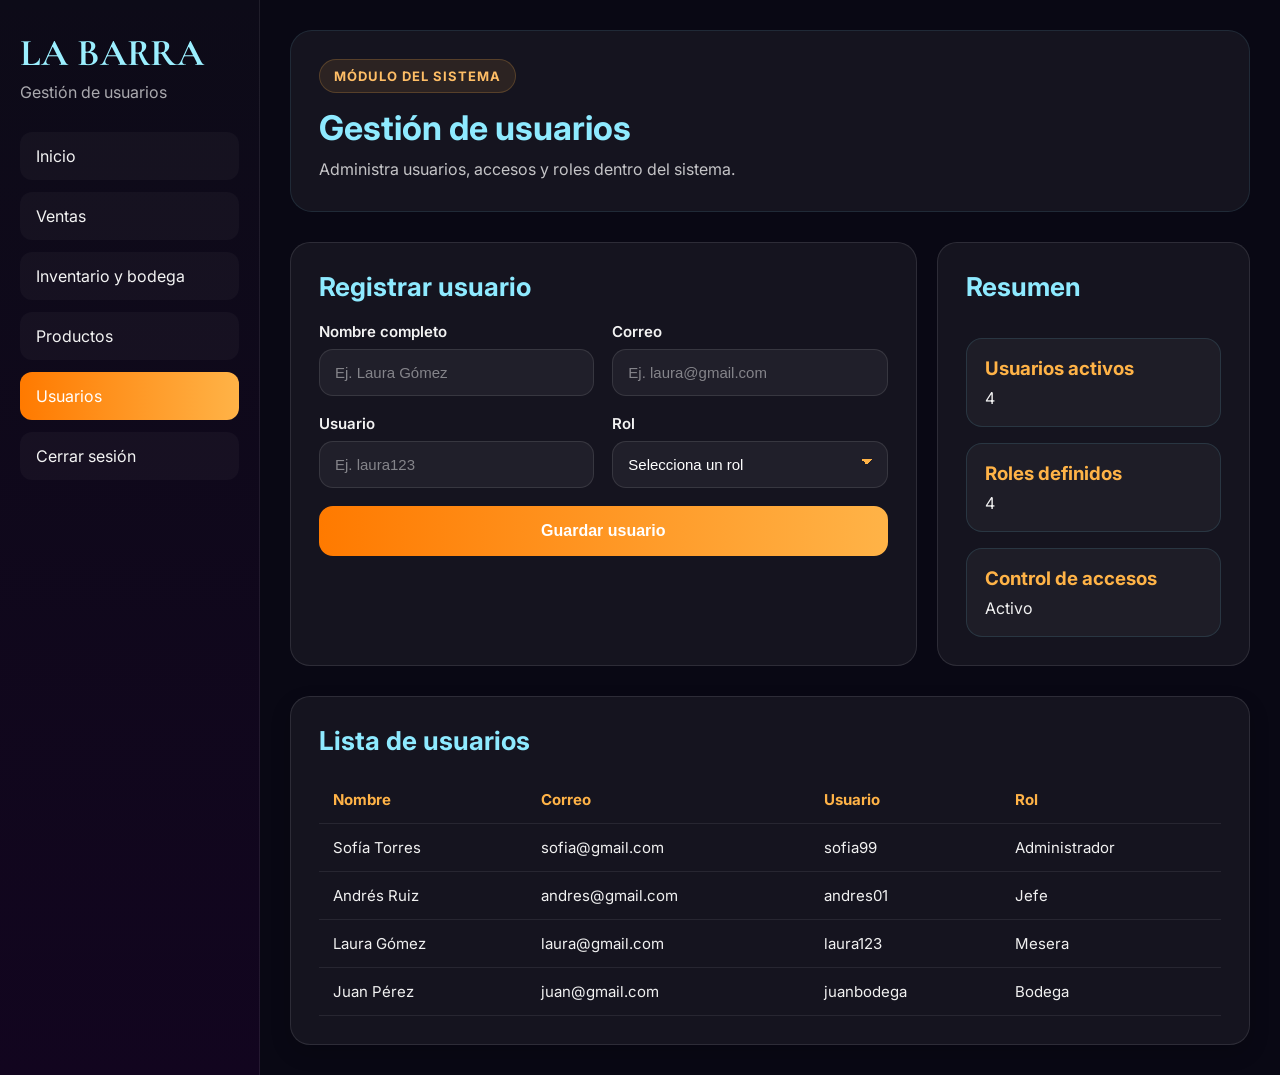
<file: usuarios.html>
<!DOCTYPE html>
<html lang="es">
<head>
  <meta charset="UTF-8">
  <meta name="viewport" content="width=device-width, initial-scale=1.0">
  <title>Usuarios | La Barra</title>
  <link rel="stylesheet" href="css/usuarios.css">
</head>
<body>

  <aside class="sidebar">
    <div class="sidebar-logo">
      <h2>LA BARRA</h2>
      <p>Gestión de usuarios</p>
    </div>

    <nav class="sidebar-menu">
      <a href="dashboard.html">Inicio</a>
      <a href="ventas.html">Ventas</a>
      <a href="inventario.html">Inventario y bodega</a>
      <a href="productos.html">Productos</a>
      <a href="usuarios.html" class="active">Usuarios</a>
      <a href="index.html">Cerrar sesión</a>
    </nav>
  </aside>

  <main class="main-content">
    <header class="topbar">
      <div class="topbar-box">
        <span class="topbar-tag">Módulo del sistema</span>
        <h1>Gestión de usuarios</h1>
        <p>Administra usuarios, accesos y roles dentro del sistema.</p>
      </div>
    </header>

    <section class="usuarios-grid">
      <div class="form-box">
        <h2>Registrar usuario</h2>

        <form class="usuarios-form">
          <div class="input-group">
            <label for="nombre">Nombre completo</label>
            <input type="text" id="nombre" placeholder="Ej. Laura Gómez" required>
          </div>

          <div class="input-group">
            <label for="correo">Correo</label>
            <input type="email" id="correo" placeholder="Ej. laura@gmail.com" required>
          </div>

          <div class="input-group">
            <label for="usuario">Usuario</label>
            <input type="text" id="usuario" placeholder="Ej. laura123" required>
          </div>

          <div class="input-group">
            <label for="rol">Rol</label>
            <select id="rol" required>
              <option value="">Selecciona un rol</option>
              <option>Administrador</option>
              <option>Jefe</option>
              <option>Mesera</option>
              <option>Bodega</option>
            </select>
          </div>

          <button type="submit" class="btn-main">Guardar usuario</button>
        </form>
      </div>

      <div class="resumen-box">
        <h2>Resumen</h2>

        <div class="resumen-card">
          <h3>Usuarios activos</h3>
          <p>4</p>
        </div>

        <div class="resumen-card">
          <h3>Roles definidos</h3>
          <p>4</p>
        </div>

        <div class="resumen-card">
          <h3>Control de accesos</h3>
          <p>Activo</p>
        </div>
      </div>
    </section>

    <section class="tabla-box">
      <h2>Lista de usuarios</h2>

      <table>
        <thead>
          <tr>
            <th>Nombre</th>
            <th>Correo</th>
            <th>Usuario</th>
            <th>Rol</th>
          </tr>
        </thead>
        <tbody>
          <tr>
            <td>Sofía Torres</td>
            <td>sofia@gmail.com</td>
            <td>sofia99</td>
            <td>Administrador</td>
          </tr>
          <tr>
            <td>Andrés Ruiz</td>
            <td>andres@gmail.com</td>
            <td>andres01</td>
            <td>Jefe</td>
          </tr>
          <tr>
            <td>Laura Gómez</td>
            <td>laura@gmail.com</td>
            <td>laura123</td>
            <td>Mesera</td>
          </tr>
          <tr>
            <td>Juan Pérez</td>
            <td>juan@gmail.com</td>
            <td>juanbodega</td>
            <td>Bodega</td>
          </tr>
        </tbody>
      </table>
    </section>
  </main>

</body>
</html>
</file>
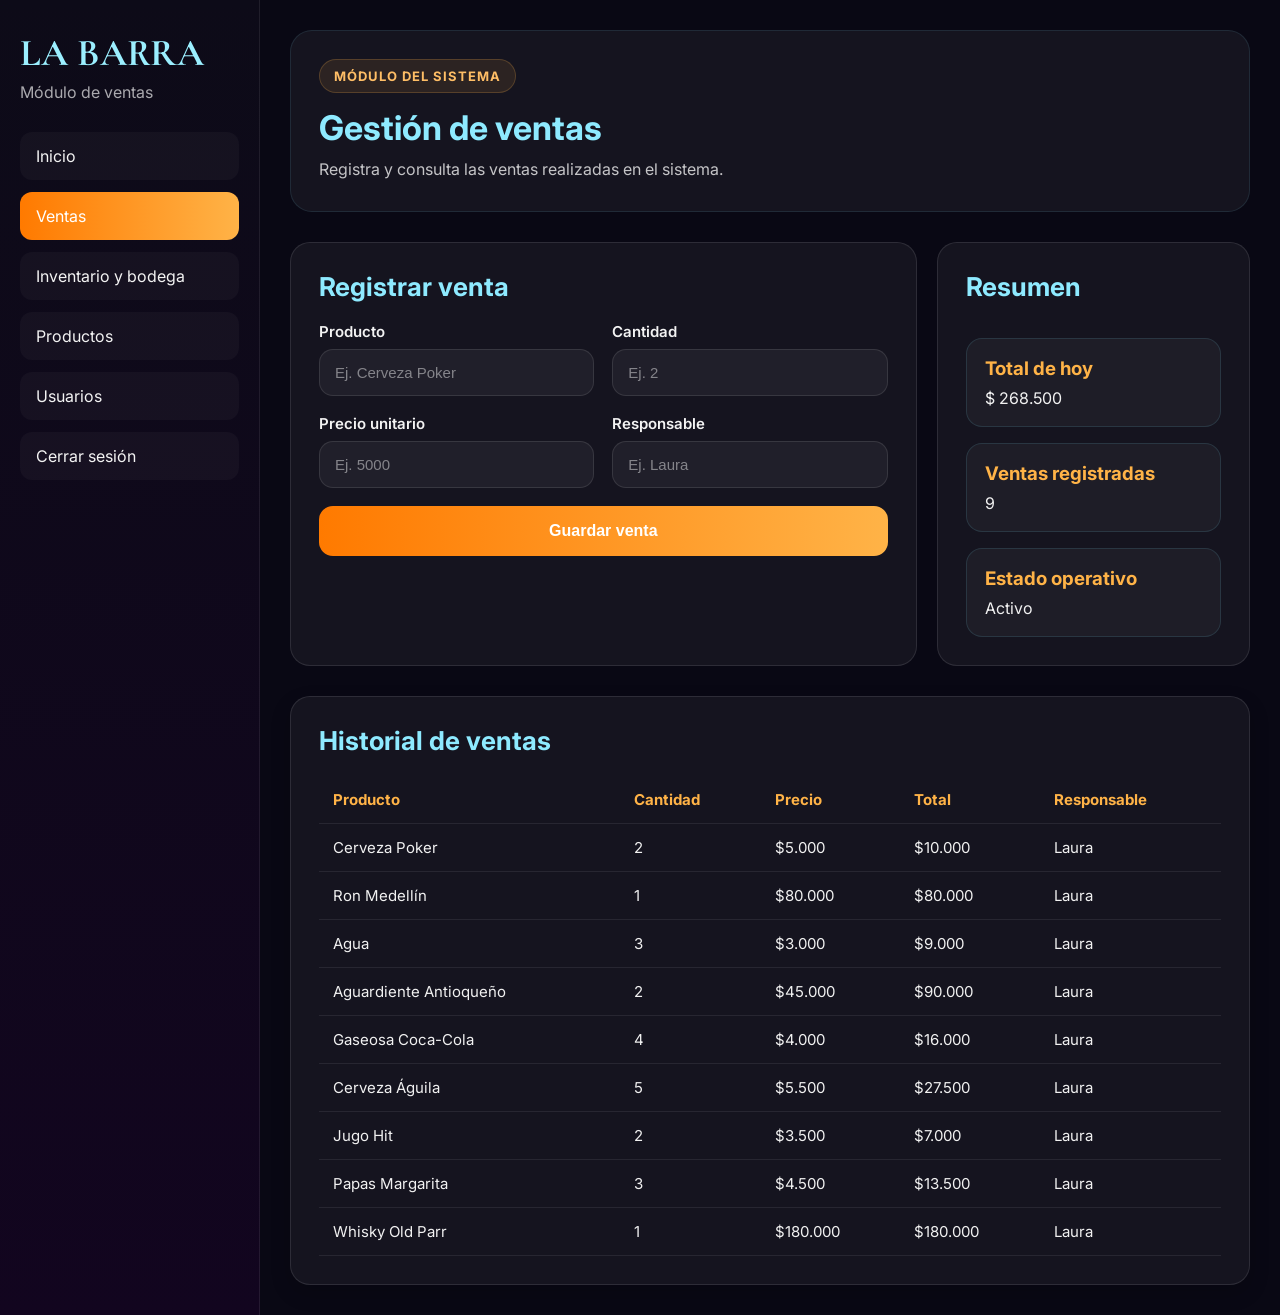
<file: ventas.html>
<!DOCTYPE html>
<html lang="es">
<head>
  <meta charset="UTF-8">
  <meta name="viewport" content="width=device-width, initial-scale=1.0">
  <title>Ventas | La Barra</title>
  <link rel="stylesheet" href="css/ventas.css">
</head>
<body>

  <aside class="sidebar">
    <div class="sidebar-logo">
      <h2>LA BARRA</h2>
      <p>Módulo de ventas</p>
    </div>

    <nav class="sidebar-menu">
      <a href="dashboard.html">Inicio</a>
      <a href="ventas.html" class="active">Ventas</a>
      <a href="inventario.html">Inventario y bodega</a>
      <a href="productos.html">Productos</a>
      <a href="usuarios.html">Usuarios</a>
      <a href="index.html">Cerrar sesión</a>
    </nav>
  </aside>

  <main class="main-content">
    <header class="topbar">
      <div class="topbar-box">
        <span class="topbar-tag">Módulo del sistema</span>
        <h1>Gestión de ventas</h1>
        <p>Registra y consulta las ventas realizadas en el sistema.</p>
      </div>
    </header>

    <section class="ventas-grid">
      <div class="form-box">
        <h2>Registrar venta</h2>

        <form class="ventas-form">
          <div class="input-group">
            <label for="producto">Producto</label>
            <input type="text" id="producto" placeholder="Ej. Cerveza Poker" required>
          </div>

          <div class="input-group">
            <label for="cantidad">Cantidad</label>
            <input type="number" id="cantidad" placeholder="Ej. 2" required>
          </div>

          <div class="input-group">
            <label for="precio">Precio unitario</label>
            <input type="number" id="precio" placeholder="Ej. 5000" required>
          </div>

          <div class="input-group">
            <label for="mesera">Responsable</label>
            <input type="text" id="mesera" placeholder="Ej. Laura" required>
          </div>

          <button type="submit" class="btn-main">Guardar venta</button>
        </form>
      </div>

      <div class="resumen-box">
        <h2>Resumen</h2>

        <div class="resumen-card">
          <h3>Total de hoy</h3>
          <p>$ 268.500</p>
        </div>

        <div class="resumen-card">
          <h3>Ventas registradas</h3>
          <p>9</p>
        </div>

        <div class="resumen-card">
          <h3>Estado operativo</h3>
          <p>Activo</p>
        </div>
      </div>
    </section>

    <section class="tabla-box">
      <h2>Historial de ventas</h2>

      <table>
        <thead>
          <tr>
            <th>Producto</th>
            <th>Cantidad</th>
            <th>Precio</th>
            <th>Total</th>
            <th>Responsable</th>
          </tr>
        </thead>
        <tbody>
          <tr>
            <td>Cerveza Poker</td>
            <td>2</td>
            <td>$5.000</td>
            <td>$10.000</td>
            <td>Laura</td>
          </tr>
          <tr>
            <td>Ron Medellín</td>
            <td>1</td>
            <td>$80.000</td>
            <td>$80.000</td>
            <td>Laura</td>
          </tr>
          <tr>
            <td>Agua</td>
            <td>3</td>
            <td>$3.000</td>
            <td>$9.000</td>
            <td>Laura</td>
          </tr>
          <tr>
            <td>Aguardiente Antioqueño</td>
            <td>2</td>
            <td>$45.000</td>
            <td>$90.000</td>
            <td>Laura</td>
          </tr>
          <tr>
            <td>Gaseosa Coca-Cola</td>
            <td>4</td>
            <td>$4.000</td>
            <td>$16.000</td>
            <td>Laura</td>
          </tr>
          <tr>
            <td>Cerveza Águila</td>
            <td>5</td>
            <td>$5.500</td>
            <td>$27.500</td>
            <td>Laura</td>
          </tr>
          <tr>
            <td>Jugo Hit</td>
            <td>2</td>
            <td>$3.500</td>
            <td>$7.000</td>
            <td>Laura</td>
          </tr>
          <tr>
            <td>Papas Margarita</td>
            <td>3</td>
            <td>$4.500</td>
            <td>$13.500</td>
            <td>Laura</td>
          </tr>
          <tr>
            <td>Whisky Old Parr</td>
            <td>1</td>
            <td>$180.000</td>
            <td>$180.000</td>
            <td>Laura</td>
          </tr>
        </tbody>
      </table>
    </section>
  </main>

</body>
</html>
</file>
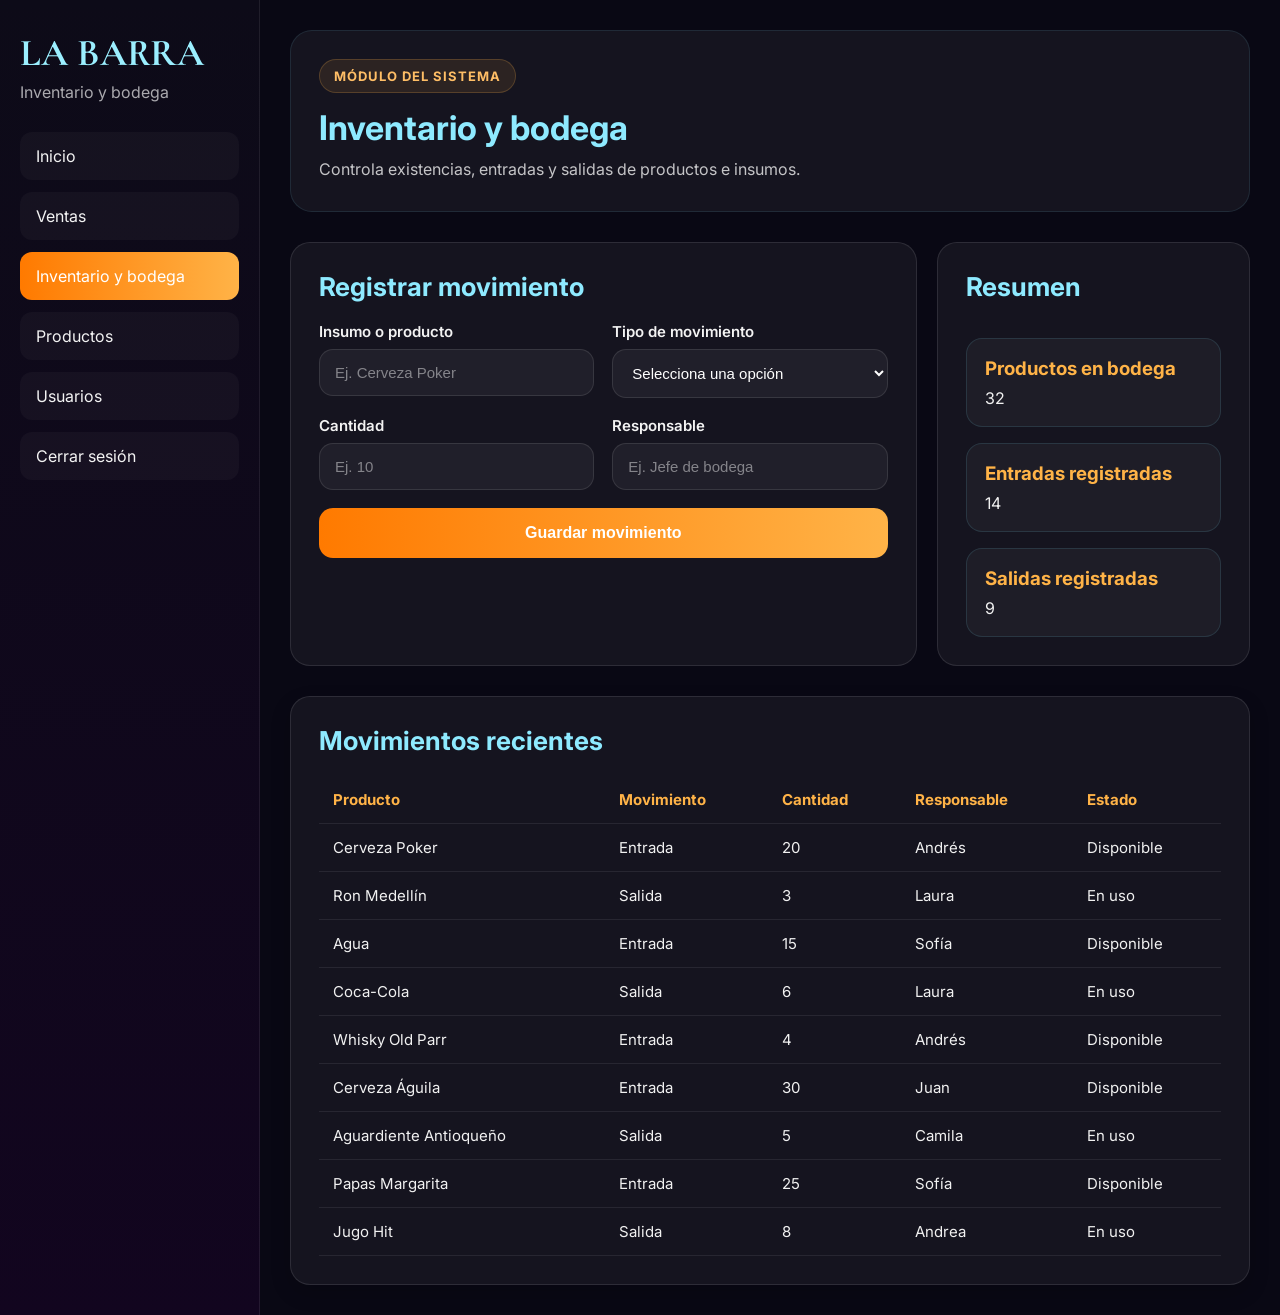
<file: la-barra/target/la-barra-1.0-SNAPSHOT/inventario.html>
<!DOCTYPE html>
<html lang="es">
<head>
  <meta charset="UTF-8">
  <meta name="viewport" content="width=device-width, initial-scale=1.0">
  <title>Inventario y bodega | La Barra</title>
  <link rel="stylesheet" href="css/inventario.css">
</head>
<body>

  <aside class="sidebar">
    <div class="sidebar-logo">
      <h2>LA BARRA</h2>
      <p>Inventario y bodega</p>
    </div>

    <nav class="sidebar-menu">
      <a href="dashboard.jsp.html">Inicio</a>
      <a href="ventas.html">Ventas</a>
      <a href="inventario.html" class="active">Inventario y bodega</a>
      <a href="productos.html">Productos</a>
      <a href="usuarios.html">Usuarios</a>
      <a href="index.html">Cerrar sesión</a>
    </nav>
  </aside>

  <main class="main-content">
    <header class="topbar">
      <div class="topbar-box">
        <span class="topbar-tag">Módulo del sistema</span>
        <h1>Inventario y bodega</h1>
        <p>Controla existencias, entradas y salidas de productos e insumos.</p>
      </div>
    </header>

    <section class="inventario-grid">
      <div class="form-box">
        <h2>Registrar movimiento</h2>

        <form class="inventario-form">
          <div class="input-group">
            <label for="insumo">Insumo o producto</label>
            <input type="text" id="insumo" placeholder="Ej. Cerveza Poker" required>
          </div>

          <div class="input-group">
            <label for="tipo">Tipo de movimiento</label>
            <select id="tipo" required>
              <option value="">Selecciona una opción</option>
              <option>Entrada</option>
              <option>Salida</option>
            </select>
          </div>

          <div class="input-group">
            <label for="cantidad">Cantidad</label>
            <input type="number" id="cantidad" placeholder="Ej. 10" required>
          </div>

          <div class="input-group">
            <label for="responsable">Responsable</label>
            <input type="text" id="responsable" placeholder="Ej. Jefe de bodega" required>
          </div>

          <button type="submit" class="btn-main">Guardar movimiento</button>
        </form>
      </div>

      <div class="resumen-box">
        <h2>Resumen</h2>

        <div class="resumen-card">
          <h3>Productos en bodega</h3>
          <p>32</p>
        </div>

        <div class="resumen-card">
          <h3>Entradas registradas</h3>
          <p>14</p>
        </div>

        <div class="resumen-card">
          <h3>Salidas registradas</h3>
          <p>9</p>
        </div>
      </div>
    </section>

    <section class="tabla-box">
      <h2>Movimientos recientes</h2>

      <table>
        <thead>
          <tr>
            <th>Producto</th>
            <th>Movimiento</th>
            <th>Cantidad</th>
            <th>Responsable</th>
            <th>Estado</th>
          </tr>
        </thead>
        <tbody>
          <tr>
            <td>Cerveza Poker</td>
            <td>Entrada</td>
            <td>20</td>
            <td>Andrés</td>
            <td>Disponible</td>
          </tr>
          <tr>
            <td>Ron Medellín</td>
            <td>Salida</td>
            <td>3</td>
            <td>Laura</td>
            <td>En uso</td>
          </tr>
          <tr>
            <td>Agua</td>
            <td>Entrada</td>
            <td>15</td>
            <td>Sofía</td>
            <td>Disponible</td>
          </tr>
          <tr>
            <td>Coca-Cola</td>
            <td>Salida</td>
            <td>6</td>
            <td>Laura</td>
            <td>En uso</td>
          </tr>
          <tr>
            <td>Whisky Old Parr</td>
            <td>Entrada</td>
            <td>4</td>
            <td>Andrés</td>
            <td>Disponible</td>
          </tr>
          <tr>
            <td>Cerveza Águila</td>
            <td>Entrada</td>
            <td>30</td>
            <td>Juan</td>
            <td>Disponible</td>
          </tr>
          <tr>
            <td>Aguardiente Antioqueño</td>
            <td>Salida</td>
            <td>5</td>
            <td>Camila</td>
            <td>En uso</td>
          </tr>
          <tr>
            <td>Papas Margarita</td>
            <td>Entrada</td>
            <td>25</td>
            <td>Sofía</td>
            <td>Disponible</td>
          </tr>
          <tr>
            <td>Jugo Hit</td>
            <td>Salida</td>
            <td>8</td>
            <td>Andrea</td>
            <td>En uso</td>
          </tr>
        </tbody>
      </table>
    </section>
  </main>

</body>
</html>
</file>
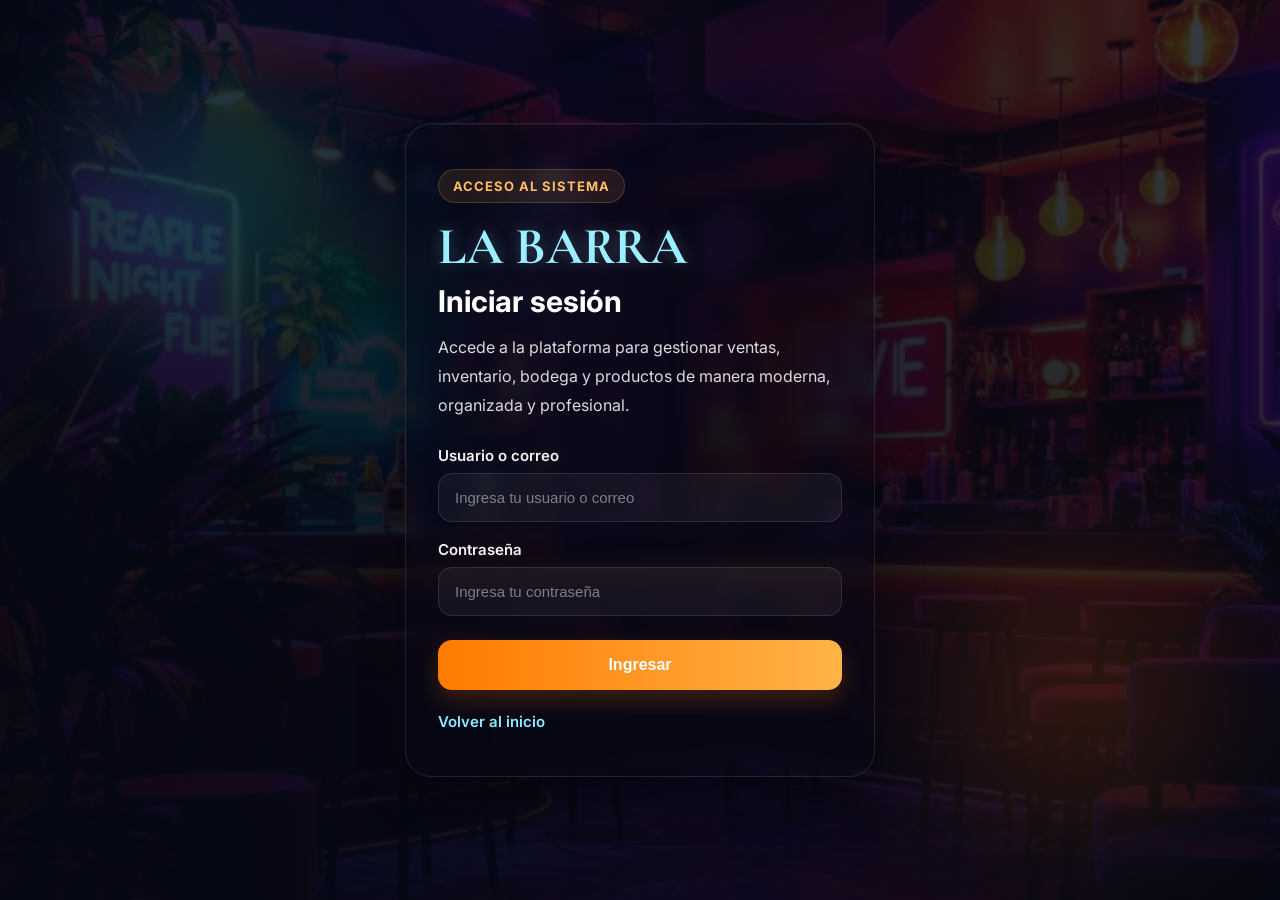
<file: la-barra/target/la-barra-1.0-SNAPSHOT/login.html>
<!DOCTYPE html>
<html lang="es">
<head>
  <meta charset="UTF-8">
  <meta name="viewport" content="width=device-width, initial-scale=1.0">
  <title>Iniciar sesión | La Barra</title>
  <link rel="stylesheet" href="css/login.css">
</head>
<body>

  <section class="login-page">
    <div class="overlay"></div>
    <div class="glow glow-1"></div>
    <div class="glow glow-2"></div>

    <div class="login-box">
      <span class="login-tag">Acceso al sistema</span>

      <h1>LA BARRA</h1>
      <h2>Iniciar sesión</h2>

      <p>
        Accede a la plataforma para gestionar ventas, inventario,
        bodega y productos de manera moderna, organizada y profesional.
      </p>

      <form class="login-form" action="LoginServlet" method="POST">
        <div class="input-group">
          <label for="usuario">Usuario o correo</label>
          <input
            type="text"
            id="usuario"
            name="correo"
            placeholder="Ingresa tu usuario o correo"
            required
          >
        </div>

        <div class="input-group">
          <label for="password">Contraseña</label>
          <input
            type="password"
            id="password"
            name="password"
            placeholder="Ingresa tu contraseña"
            required
          >
        </div>

        <button type="submit" class="btn-login">Ingresar</button>
      </form>

      <a href="index.html" class="back-link">Volver al inicio</a>
    </div>
  </section>

</body>
</html>
</file>
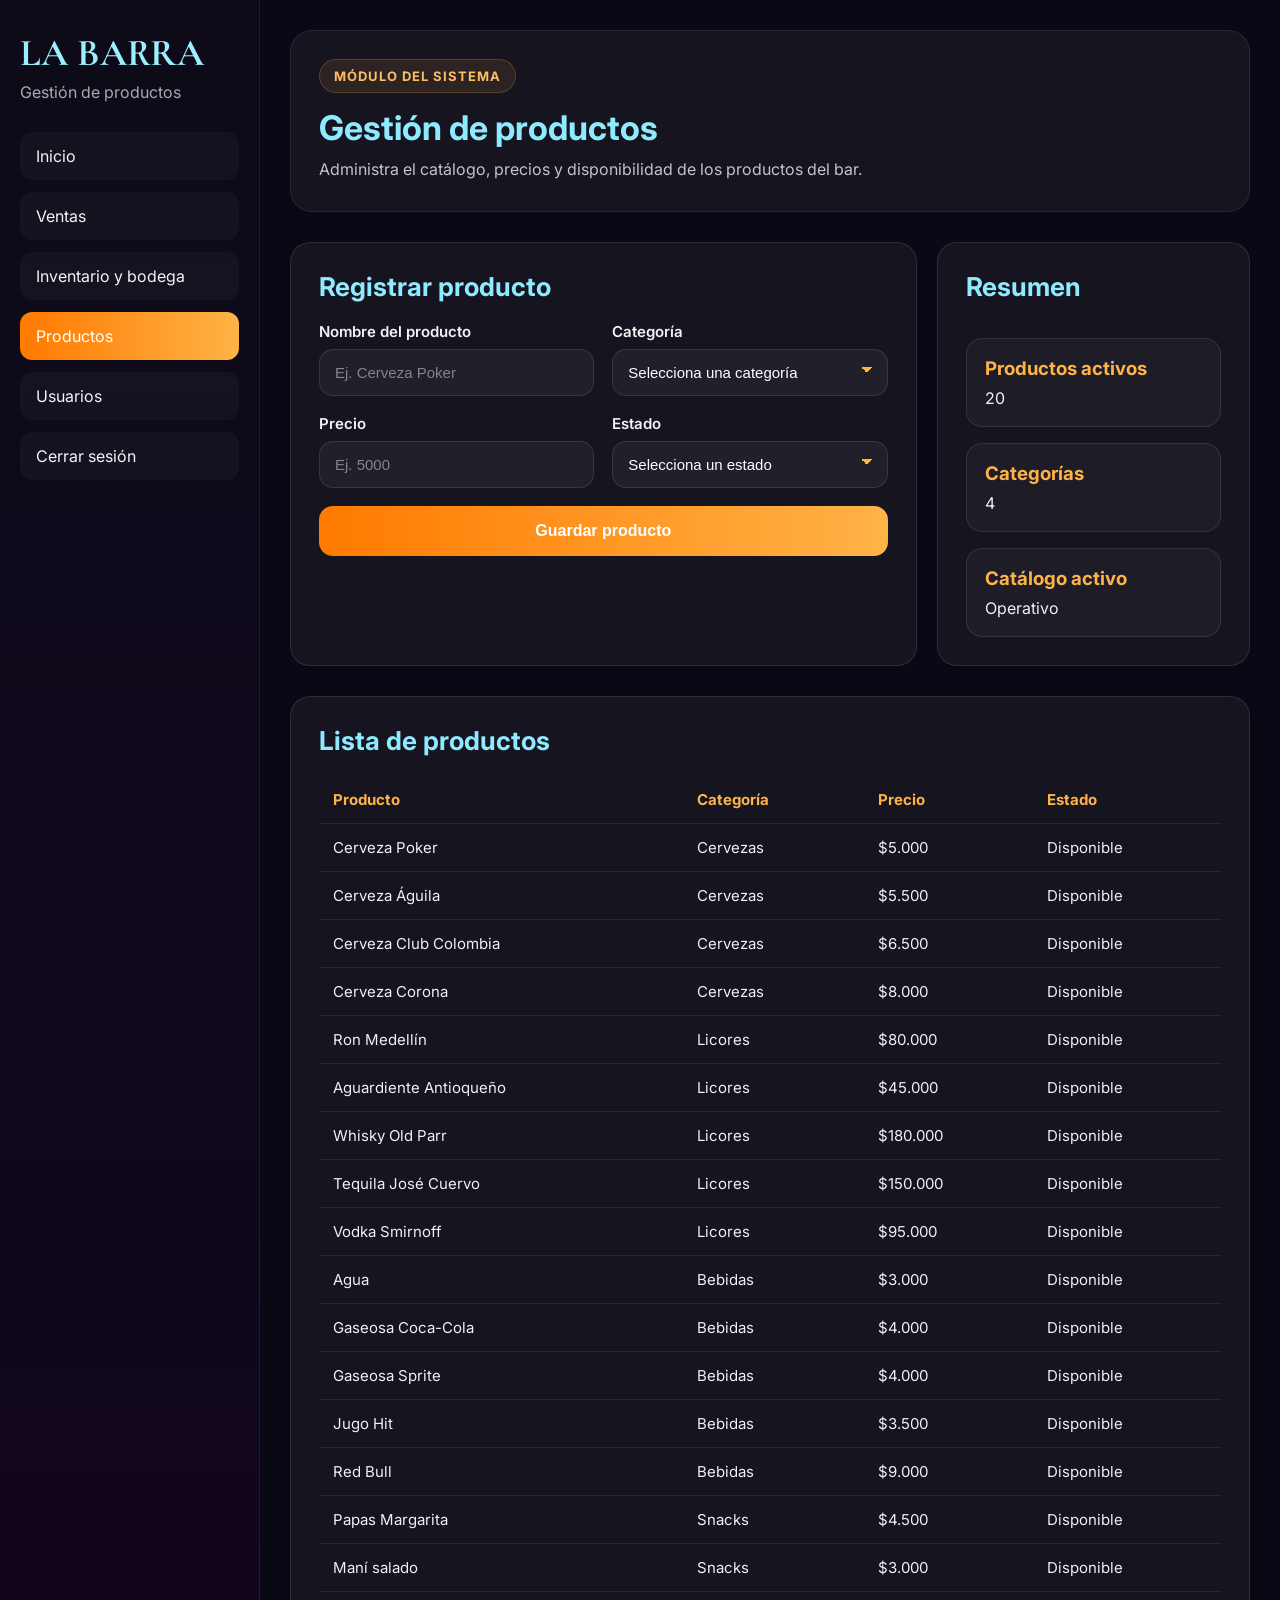
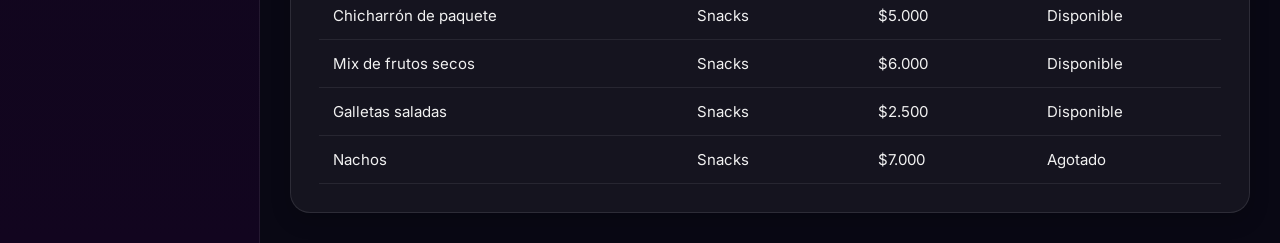
<file: la-barra/target/la-barra-1.0-SNAPSHOT/prodctos.html>
<!DOCTYPE html>
<html lang="es">
<head>
  <meta charset="UTF-8">
  <meta name="viewport" content="width=device-width, initial-scale=1.0">
  <title>Productos | La Barra</title>
  <link rel="stylesheet" href="css/productos.css">
</head>
<body>

  <aside class="sidebar">
    <div class="sidebar-logo">
      <h2>LA BARRA</h2>
      <p>Gestión de productos</p>
    </div>

    <nav class="sidebar-menu">
      <a href="dashboard.jsp.html">Inicio</a>
      <a href="ventas.html">Ventas</a>
      <a href="inventario.html">Inventario y bodega</a>
      <a href="productos.html" class="active">Productos</a>
      <a href="usuarios.html">Usuarios</a>
      <a href="index.html">Cerrar sesión</a>
    </nav>
  </aside>

  <main class="main-content">
    <header class="topbar">
      <div class="topbar-box">
        <span class="topbar-tag">Módulo del sistema</span>
        <h1>Gestión de productos</h1>
        <p>Administra el catálogo, precios y disponibilidad de los productos del bar.</p>
      </div>
    </header>

    <section class="productos-grid">
      <div class="form-box">
        <h2>Registrar producto</h2>

        <form class="productos-form">
          <div class="input-group">
            <label for="nombre">Nombre del producto</label>
            <input type="text" id="nombre" placeholder="Ej. Cerveza Poker" required>
          </div>

          <div class="input-group">
            <label for="categoria">Categoría</label>
            <select id="categoria" required>
              <option value="">Selecciona una categoría</option>
              <option>Cervezas</option>
              <option>Licores</option>
              <option>Bebidas</option>
              <option>Snacks</option>
            </select>
          </div>

          <div class="input-group">
            <label for="precio">Precio</label>
            <input type="number" id="precio" placeholder="Ej. 5000" required>
          </div>

          <div class="input-group">
            <label for="estado">Estado</label>
            <select id="estado" required>
              <option value="">Selecciona un estado</option>
              <option>Disponible</option>
              <option>Agotado</option>
            </select>
          </div>

          <button type="submit" class="btn-main">Guardar producto</button>
        </form>
      </div>

      <div class="resumen-box">
        <h2>Resumen</h2>

        <div class="resumen-card">
          <h3>Productos activos</h3>
          <p>20</p>
        </div>

        <div class="resumen-card">
          <h3>Categorías</h3>
          <p>4</p>
        </div>

        <div class="resumen-card">
          <h3>Catálogo activo</h3>
          <p>Operativo</p>
        </div>
      </div>
    </section>

    <section class="tabla-box">
      <h2>Lista de productos</h2>

      <table>
        <thead>
          <tr>
            <th>Producto</th>
            <th>Categoría</th>
            <th>Precio</th>
            <th>Estado</th>
          </tr>
        </thead>
        <tbody>
          <tr>
            <td>Cerveza Poker</td>
            <td>Cervezas</td>
            <td>$5.000</td>
            <td>Disponible</td>
          </tr>
          <tr>
            <td>Cerveza Águila</td>
            <td>Cervezas</td>
            <td>$5.500</td>
            <td>Disponible</td>
          </tr>
          <tr>
            <td>Cerveza Club Colombia</td>
            <td>Cervezas</td>
            <td>$6.500</td>
            <td>Disponible</td>
          </tr>
          <tr>
            <td>Cerveza Corona</td>
            <td>Cervezas</td>
            <td>$8.000</td>
            <td>Disponible</td>
          </tr>
          <tr>
            <td>Ron Medellín</td>
            <td>Licores</td>
            <td>$80.000</td>
            <td>Disponible</td>
          </tr>
          <tr>
            <td>Aguardiente Antioqueño</td>
            <td>Licores</td>
            <td>$45.000</td>
            <td>Disponible</td>
          </tr>
          <tr>
            <td>Whisky Old Parr</td>
            <td>Licores</td>
            <td>$180.000</td>
            <td>Disponible</td>
          </tr>
          <tr>
            <td>Tequila José Cuervo</td>
            <td>Licores</td>
            <td>$150.000</td>
            <td>Disponible</td>
          </tr>
          <tr>
            <td>Vodka Smirnoff</td>
            <td>Licores</td>
            <td>$95.000</td>
            <td>Disponible</td>
          </tr>
          <tr>
            <td>Agua</td>
            <td>Bebidas</td>
            <td>$3.000</td>
            <td>Disponible</td>
          </tr>
          <tr>
            <td>Gaseosa Coca-Cola</td>
            <td>Bebidas</td>
            <td>$4.000</td>
            <td>Disponible</td>
          </tr>
          <tr>
            <td>Gaseosa Sprite</td>
            <td>Bebidas</td>
            <td>$4.000</td>
            <td>Disponible</td>
          </tr>
          <tr>
            <td>Jugo Hit</td>
            <td>Bebidas</td>
            <td>$3.500</td>
            <td>Disponible</td>
          </tr>
          <tr>
            <td>Red Bull</td>
            <td>Bebidas</td>
            <td>$9.000</td>
            <td>Disponible</td>
          </tr>
          <tr>
            <td>Papas Margarita</td>
            <td>Snacks</td>
            <td>$4.500</td>
            <td>Disponible</td>
          </tr>
          <tr>
            <td>Maní salado</td>
            <td>Snacks</td>
            <td>$3.000</td>
            <td>Disponible</td>
          </tr>
          <tr>
            <td>Chicharrón de paquete</td>
            <td>Snacks</td>
            <td>$5.000</td>
            <td>Disponible</td>
          </tr>
          <tr>
            <td>Mix de frutos secos</td>
            <td>Snacks</td>
            <td>$6.000</td>
            <td>Disponible</td>
          </tr>
          <tr>
            <td>Galletas saladas</td>
            <td>Snacks</td>
            <td>$2.500</td>
            <td>Disponible</td>
          </tr>
          <tr>
            <td>Nachos</td>
            <td>Snacks</td>
            <td>$7.000</td>
            <td>Agotado</td>
          </tr>
        </tbody>
      </table>
    </section>
  </main>

</body>
</html>
</file>
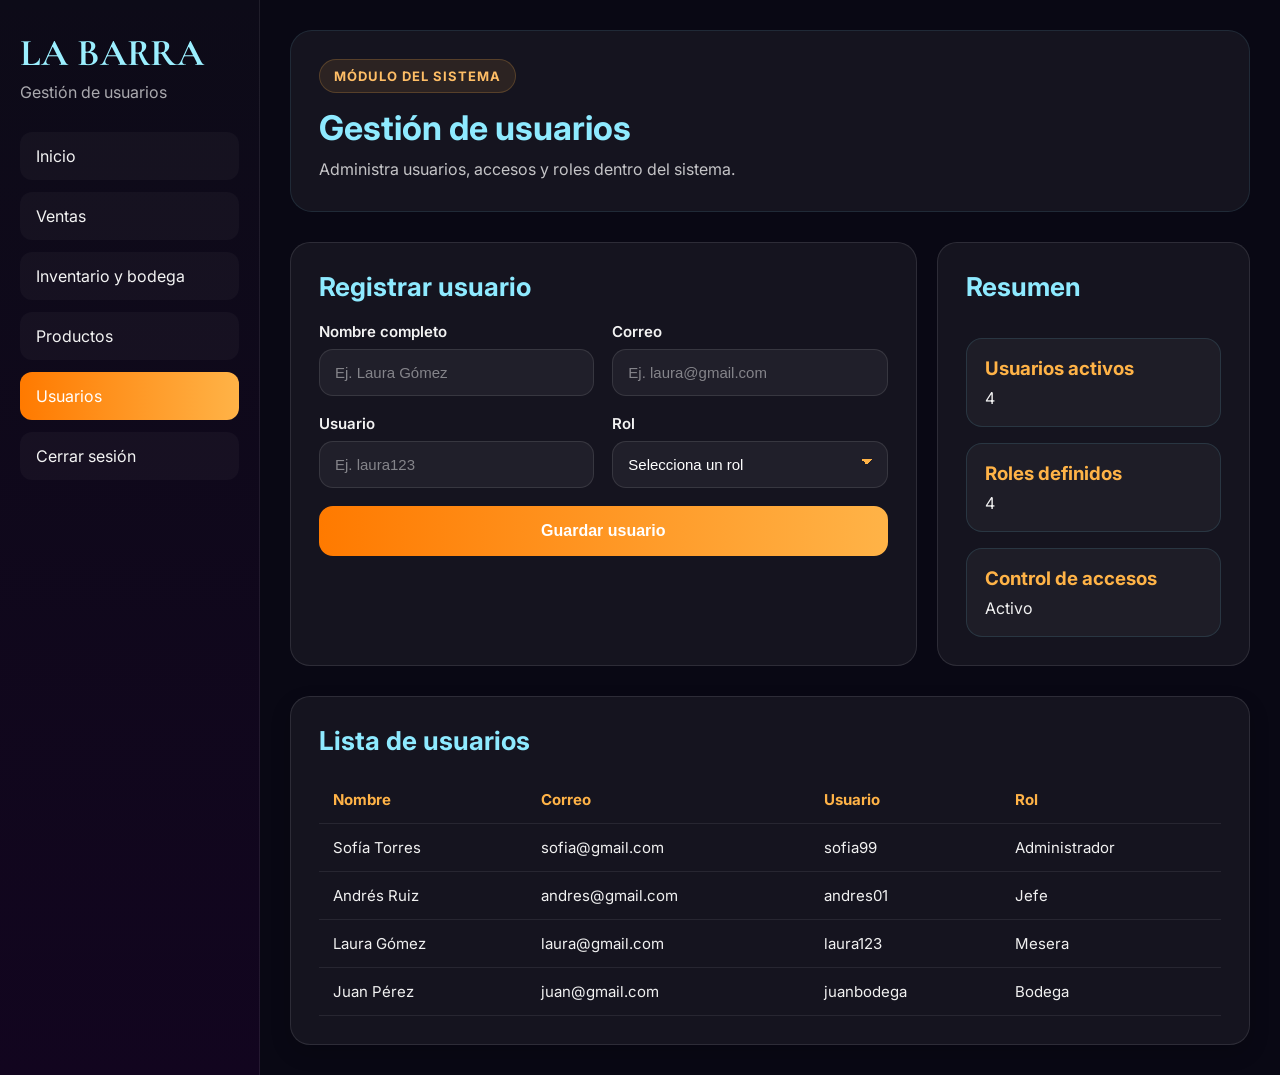
<file: la-barra/target/la-barra-1.0-SNAPSHOT/usuarios.html>
<!DOCTYPE html>
<html lang="es">
<head>
  <meta charset="UTF-8">
  <meta name="viewport" content="width=device-width, initial-scale=1.0">
  <title>Usuarios | La Barra</title>
  <link rel="stylesheet" href="css/usuarios.css">
</head>
<body>

  <aside class="sidebar">
    <div class="sidebar-logo">
      <h2>LA BARRA</h2>
      <p>Gestión de usuarios</p>
    </div>

    <nav class="sidebar-menu">
      <a href="dashboard.jsp.html">Inicio</a>
      <a href="ventas.html">Ventas</a>
      <a href="inventario.html">Inventario y bodega</a>
      <a href="productos.html">Productos</a>
      <a href="usuarios.html" class="active">Usuarios</a>
      <a href="index.html">Cerrar sesión</a>
    </nav>
  </aside>

  <main class="main-content">
    <header class="topbar">
      <div class="topbar-box">
        <span class="topbar-tag">Módulo del sistema</span>
        <h1>Gestión de usuarios</h1>
        <p>Administra usuarios, accesos y roles dentro del sistema.</p>
      </div>
    </header>

    <section class="usuarios-grid">
      <div class="form-box">
        <h2>Registrar usuario</h2>

        <form class="usuarios-form">
          <div class="input-group">
            <label for="nombre">Nombre completo</label>
            <input type="text" id="nombre" placeholder="Ej. Laura Gómez" required>
          </div>

          <div class="input-group">
            <label for="correo">Correo</label>
            <input type="email" id="correo" placeholder="Ej. laura@gmail.com" required>
          </div>

          <div class="input-group">
            <label for="usuario">Usuario</label>
            <input type="text" id="usuario" placeholder="Ej. laura123" required>
          </div>

          <div class="input-group">
            <label for="rol">Rol</label>
            <select id="rol" required>
              <option value="">Selecciona un rol</option>
              <option>Administrador</option>
              <option>Jefe</option>
              <option>Mesera</option>
              <option>Bodega</option>
            </select>
          </div>

          <button type="submit" class="btn-main">Guardar usuario</button>
        </form>
      </div>

      <div class="resumen-box">
        <h2>Resumen</h2>

        <div class="resumen-card">
          <h3>Usuarios activos</h3>
          <p>4</p>
        </div>

        <div class="resumen-card">
          <h3>Roles definidos</h3>
          <p>4</p>
        </div>

        <div class="resumen-card">
          <h3>Control de accesos</h3>
          <p>Activo</p>
        </div>
      </div>
    </section>

    <section class="tabla-box">
      <h2>Lista de usuarios</h2>

      <table>
        <thead>
          <tr>
            <th>Nombre</th>
            <th>Correo</th>
            <th>Usuario</th>
            <th>Rol</th>
          </tr>
        </thead>
        <tbody>
          <tr>
            <td>Sofía Torres</td>
            <td>sofia@gmail.com</td>
            <td>sofia99</td>
            <td>Administrador</td>
          </tr>
          <tr>
            <td>Andrés Ruiz</td>
            <td>andres@gmail.com</td>
            <td>andres01</td>
            <td>Jefe</td>
          </tr>
          <tr>
            <td>Laura Gómez</td>
            <td>laura@gmail.com</td>
            <td>laura123</td>
            <td>Mesera</td>
          </tr>
          <tr>
            <td>Juan Pérez</td>
            <td>juan@gmail.com</td>
            <td>juanbodega</td>
            <td>Bodega</td>
          </tr>
        </tbody>
      </table>
    </section>
  </main>

</body>
</html>
</file>
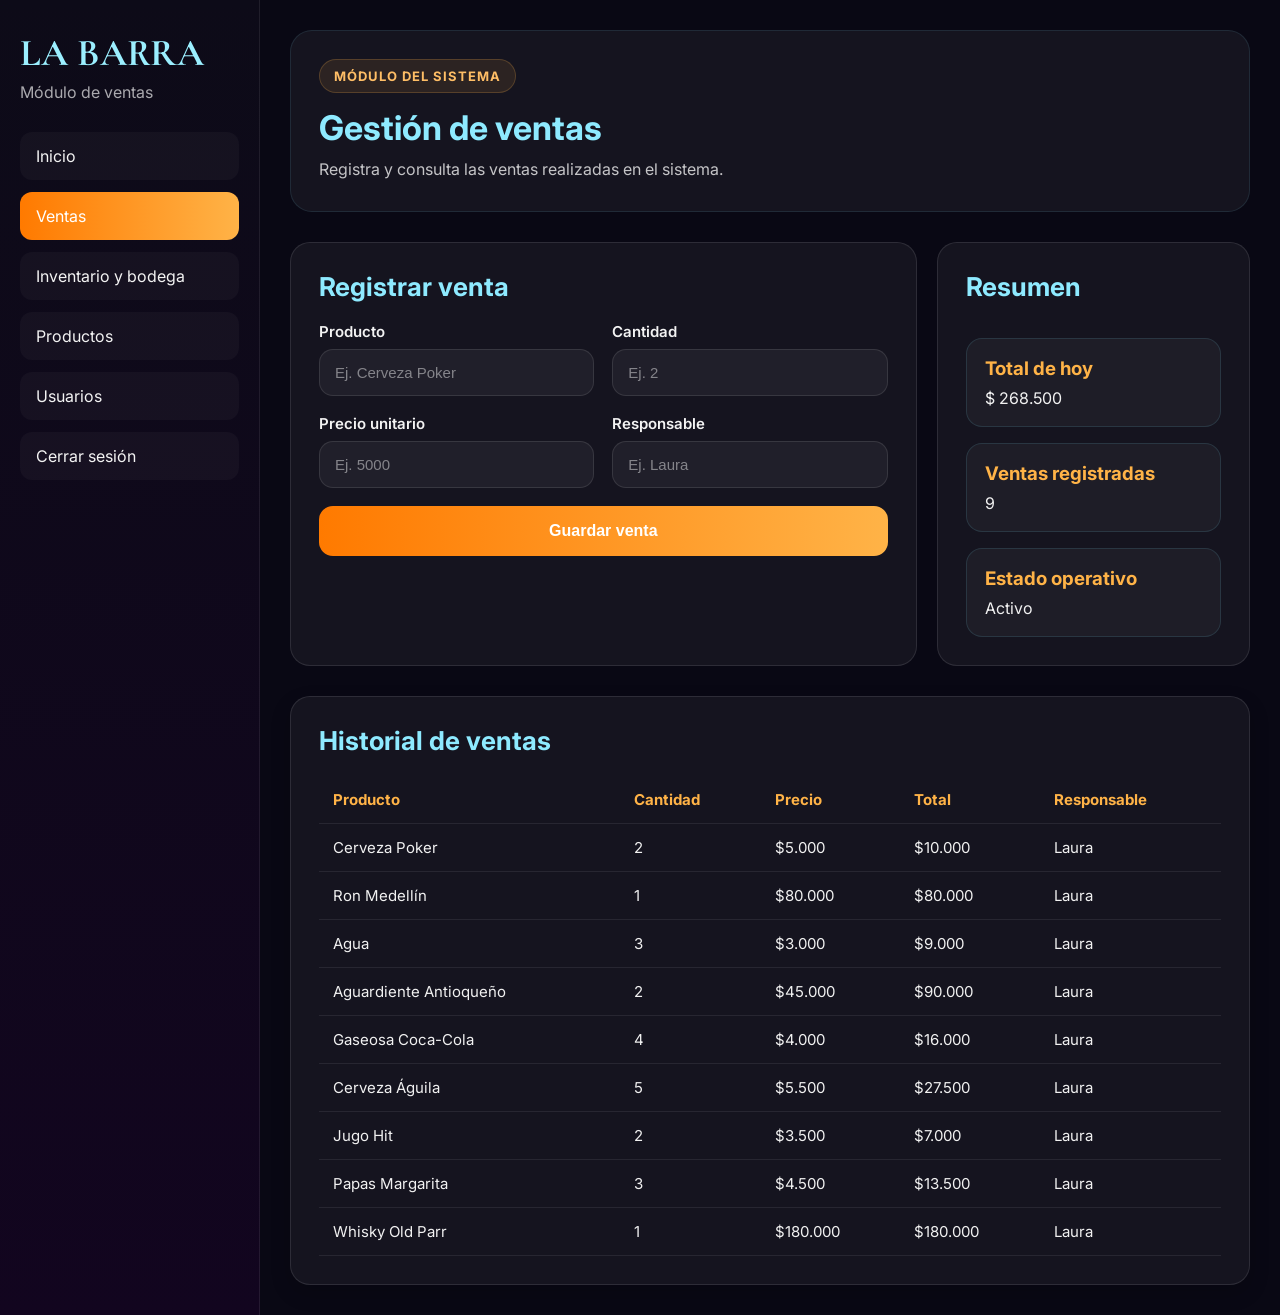
<file: la-barra/target/la-barra-1.0-SNAPSHOT/ventas.html>
<!DOCTYPE html>
<html lang="es">
<head>
  <meta charset="UTF-8">
  <meta name="viewport" content="width=device-width, initial-scale=1.0">
  <title>Ventas | La Barra</title>
  <link rel="stylesheet" href="css/ventas.css">
</head>
<body>

  <aside class="sidebar">
    <div class="sidebar-logo">
      <h2>LA BARRA</h2>
      <p>Módulo de ventas</p>
    </div>

    <nav class="sidebar-menu">
      <a href="dashboard.jsp.html">Inicio</a>
      <a href="ventas.html" class="active">Ventas</a>
      <a href="inventario.html">Inventario y bodega</a>
      <a href="productos.html">Productos</a>
      <a href="usuarios.html">Usuarios</a>
      <a href="index.html">Cerrar sesión</a>
    </nav>
  </aside>

  <main class="main-content">
    <header class="topbar">
      <div class="topbar-box">
        <span class="topbar-tag">Módulo del sistema</span>
        <h1>Gestión de ventas</h1>
        <p>Registra y consulta las ventas realizadas en el sistema.</p>
      </div>
    </header>

    <section class="ventas-grid">
      <div class="form-box">
        <h2>Registrar venta</h2>

        <form class="ventas-form">
          <div class="input-group">
            <label for="producto">Producto</label>
            <input type="text" id="producto" placeholder="Ej. Cerveza Poker" required>
          </div>

          <div class="input-group">
            <label for="cantidad">Cantidad</label>
            <input type="number" id="cantidad" placeholder="Ej. 2" required>
          </div>

          <div class="input-group">
            <label for="precio">Precio unitario</label>
            <input type="number" id="precio" placeholder="Ej. 5000" required>
          </div>

          <div class="input-group">
            <label for="mesera">Responsable</label>
            <input type="text" id="mesera" placeholder="Ej. Laura" required>
          </div>

          <button type="submit" class="btn-main">Guardar venta</button>
        </form>
      </div>

      <div class="resumen-box">
        <h2>Resumen</h2>

        <div class="resumen-card">
          <h3>Total de hoy</h3>
          <p>$ 268.500</p>
        </div>

        <div class="resumen-card">
          <h3>Ventas registradas</h3>
          <p>9</p>
        </div>

        <div class="resumen-card">
          <h3>Estado operativo</h3>
          <p>Activo</p>
        </div>
      </div>
    </section>

    <section class="tabla-box">
      <h2>Historial de ventas</h2>

      <table>
        <thead>
          <tr>
            <th>Producto</th>
            <th>Cantidad</th>
            <th>Precio</th>
            <th>Total</th>
            <th>Responsable</th>
          </tr>
        </thead>
        <tbody>
          <tr>
            <td>Cerveza Poker</td>
            <td>2</td>
            <td>$5.000</td>
            <td>$10.000</td>
            <td>Laura</td>
          </tr>
          <tr>
            <td>Ron Medellín</td>
            <td>1</td>
            <td>$80.000</td>
            <td>$80.000</td>
            <td>Laura</td>
          </tr>
          <tr>
            <td>Agua</td>
            <td>3</td>
            <td>$3.000</td>
            <td>$9.000</td>
            <td>Laura</td>
          </tr>
          <tr>
            <td>Aguardiente Antioqueño</td>
            <td>2</td>
            <td>$45.000</td>
            <td>$90.000</td>
            <td>Laura</td>
          </tr>
          <tr>
            <td>Gaseosa Coca-Cola</td>
            <td>4</td>
            <td>$4.000</td>
            <td>$16.000</td>
            <td>Laura</td>
          </tr>
          <tr>
            <td>Cerveza Águila</td>
            <td>5</td>
            <td>$5.500</td>
            <td>$27.500</td>
            <td>Laura</td>
          </tr>
          <tr>
            <td>Jugo Hit</td>
            <td>2</td>
            <td>$3.500</td>
            <td>$7.000</td>
            <td>Laura</td>
          </tr>
          <tr>
            <td>Papas Margarita</td>
            <td>3</td>
            <td>$4.500</td>
            <td>$13.500</td>
            <td>Laura</td>
          </tr>
          <tr>
            <td>Whisky Old Parr</td>
            <td>1</td>
            <td>$180.000</td>
            <td>$180.000</td>
            <td>Laura</td>
          </tr>
        </tbody>
      </table>
    </section>
  </main>

</body>
</html>
</file>
<file: css/style.css>
@import url('https://fonts.googleapis.com/css2?family=Inter:wght@400;500;600;700;800&family=Cormorant+Garamond:wght@600;700&display=swap');

* {
  margin: 0;
  padding: 0;
  box-sizing: border-box;
}

html {
  scroll-behavior: smooth;
}

body {
  min-height: 100vh;
  background: #090814;
  color: #ffffff;
  font-family: 'Inter', Arial, sans-serif;
  overflow-x: hidden;
}

#inicio,
#acerca,
#servicios,
#caracteristicas,
#contacto {
  scroll-margin-top: 110px;
}

.header {
  width: 100%;
  padding: 18px 60px;
  display: flex;
  justify-content: space-between;
  align-items: center;
  position: fixed;
  top: 0;
  left: 0;
  z-index: 1000;
  background: rgba(8, 8, 18, 0.34);
  backdrop-filter: blur(10px);
  border-bottom: 1px solid rgba(255, 255, 255, 0.08);
}

.logo {
  font-family: 'Cormorant Garamond', serif;
  font-size: 44px;
  font-weight: 700;
  letter-spacing: 2px;
  color: #9befff;
  text-shadow: 0 0 16px rgba(155, 239, 255, 0.45);
}

.nav {
  display: flex;
  align-items: center;
  gap: 0;
}

.nav a {
  text-decoration: none;
  color: #f3f3f3;
  margin-left: 28px;
  font-size: 15px;
  font-weight: 500;
  letter-spacing: 0.4px;
  transition: 0.3s ease;
  position: relative;
}

.nav a:hover {
  color: #ffbb63;
}

.nav a::after {
  content: "";
  position: absolute;
  left: 0;
  bottom: -6px;
  width: 0%;
  height: 2px;
  background: linear-gradient(90deg, #ff8c1a, #ffd27a);
  transition: 0.3s ease;
}

.nav a:hover::after {
  width: 100%;
}

.nav-login {
  padding: 10px 18px;
  border-radius: 12px;
  background: linear-gradient(90deg, #ff7a00, #ffb347);
  color: #fff !important;
  box-shadow: 0 8px 18px rgba(255, 122, 0, 0.20);
}

.nav-login:hover {
  color: #fff !important;
  transform: translateY(-2px);
}

.nav-login::after {
  display: none;
}

.hero {
  position: relative;
  min-height: 100vh;
  background-image: url("../img/fondo-barra.jpg");
  background-size: cover;
  background-position: center;
  background-repeat: no-repeat;
  padding: 130px 30px 40px;
  display: flex;
  flex-direction: column;
  justify-content: center;
}

.overlay {
  position: absolute;
  inset: 0;
  background:
    linear-gradient(rgba(6, 8, 20, 0.66), rgba(6, 8, 20, 0.88)),
    linear-gradient(90deg, rgba(6, 8, 20, 0.56), rgba(6, 8, 20, 0.22));
}

.glow {
  position: absolute;
  border-radius: 50%;
  filter: blur(85px);
  z-index: 1;
  opacity: 0.20;
}

.glow-1 {
  width: 260px;
  height: 260px;
  background: #00d5ff;
  top: 120px;
  left: 70px;
}

.glow-2 {
  width: 260px;
  height: 260px;
  background: #ff6a00;
  bottom: 80px;
  right: 70px;
}

.hero-container {
  position: relative;
  z-index: 2;
  width: 100%;
  max-width: 1220px;
  margin: 0 auto;
  display: flex;
  align-items: center;
  justify-content: space-between;
  gap: 28px;
}

.hero-content {
  width: 64%;
  background: rgba(9, 9, 22, 0.34);
  padding: 64px 46px 48px;
  border-radius: 28px;
  border: 1px solid rgba(255, 255, 255, 0.10);
  box-shadow:
    0 18px 45px rgba(0, 0, 0, 0.38),
    inset 0 1px 0 rgba(255, 255, 255, 0.05);
  backdrop-filter: blur(7px);
}

.tagline,
.panel-tag,
.section-tag {
  display: inline-block;
  margin-bottom: 18px;
  padding: 8px 14px;
  border-radius: 999px;
  background: rgba(255, 179, 71, 0.10);
  border: 1px solid rgba(255, 179, 71, 0.20);
  color: #ffbe66;
  font-size: 13px;
  font-weight: 700;
  letter-spacing: 1px;
  text-transform: uppercase;
}

.hero-content h1 {
  font-family: 'Cormorant Garamond', serif;
  font-size: 92px;
  line-height: 0.95;
  margin-bottom: 16px;
  color: #ffffff;
  text-shadow: 0 0 24px rgba(255, 255, 255, 0.10);
}

.linea {
  width: 120px;
  height: 4px;
  border-radius: 20px;
  background: linear-gradient(90deg, #ff7a00, #ffd27a);
  margin-bottom: 26px;
  box-shadow: 0 0 12px rgba(255, 122, 0, 0.28);
}

.hero-text {
  max-width: 720px;
  font-size: 21px;
  line-height: 1.9;
  margin-bottom: 34px;
  color: rgba(255, 255, 255, 0.88);
}

.hero-buttons {
  display: flex;
  gap: 14px;
  flex-wrap: wrap;
  margin-bottom: 16px;
}

.btn {
  display: inline-block;
  text-decoration: none;
  padding: 16px 30px;
  border-radius: 14px;
  font-size: 16px;
  font-weight: 700;
  letter-spacing: 0.2px;
  transition: all 0.30s ease;
}

.btn-main {
  background: linear-gradient(90deg, #ff7a00, #ffb347);
  color: white;
  box-shadow: 0 10px 24px rgba(255, 122, 0, 0.22);
}

.btn-main:hover {
  transform: translateY(-2px);
  box-shadow: 0 14px 28px rgba(255, 122, 0, 0.30);
}

.btn-outline {
  background: rgba(255, 255, 255, 0.05);
  color: #8eeaff;
  border: 1px solid rgba(142, 234, 255, 0.28);
  box-shadow: none;
}

.btn-outline:hover {
  background: rgba(142, 234, 255, 0.08);
  transform: translateY(-2px);
}

.hero-note {
  font-size: 14px;
  color: rgba(255, 255, 255, 0.62);
}

.hero-panel {
  width: 32%;
  background: rgba(9, 9, 22, 0.34);
  padding: 34px 28px;
  border-radius: 24px;
  border: 1px solid rgba(255, 255, 255, 0.10);
  box-shadow:
    0 18px 45px rgba(0, 0, 0, 0.30),
    inset 0 1px 0 rgba(255, 255, 255, 0.05);
  backdrop-filter: blur(7px);
}

.hero-panel h2 {
  font-size: 30px;
  color: #8eeaff;
  margin-bottom: 16px;
}

.hero-panel p {
  font-size: 16px;
  line-height: 1.8;
  color: rgba(255, 255, 255, 0.84);
  margin-bottom: 18px;
}

.panel-list {
  list-style: none;
}

.panel-list li {
  font-size: 15px;
  margin-bottom: 12px;
  color: #f1f1f1;
  padding-left: 12px;
  border-left: 3px solid #ff9a2f;
}

.hero-strip {
  position: relative;
  z-index: 2;
  width: 100%;
  max-width: 1220px;
  margin: 26px auto 0;
  display: flex;
  justify-content: center;
  gap: 18px;
  flex-wrap: wrap;
}

.strip-item {
  padding: 12px 24px;
  border-radius: 14px;
  background: rgba(255, 255, 255, 0.06);
  border: 1px solid rgba(255, 255, 255, 0.08);
  color: #f3f3f3;
  font-size: 15px;
  font-weight: 600;
  backdrop-filter: blur(5px);
}

.acerca {
  padding: 100px 60px;
  background: linear-gradient(180deg, #0a0916, #12051f);
}

.acerca-contenido {
  max-width: 1220px;
  margin: 0 auto;
  display: flex;
  gap: 36px;
  align-items: flex-start;
  justify-content: space-between;
}

.acerca-texto {
  width: 60%;
}

.acerca-texto h2 {
  font-size: 44px;
  color: #8eeaff;
  margin-bottom: 20px;
}

.acerca-texto p {
  max-width: 850px;
  font-size: 20px;
  line-height: 1.9;
  color: rgba(255, 255, 255, 0.88);
  margin-bottom: 18px;
}

.acerca-caja {
  width: 34%;
  background: rgba(255,255,255,0.06);
  border: 1px solid rgba(255,255,255,0.10);
  border-radius: 22px;
  padding: 30px;
}

.acerca-caja h3 {
  font-size: 28px;
  color: #ffbe66;
  margin-bottom: 18px;
}

.acerca-caja ul {
  list-style: none;
}

.acerca-caja li {
  font-size: 17px;
  margin-bottom: 14px;
  padding-left: 12px;
  border-left: 3px solid #ff8c1a;
  color: #f3f3f3;
}

.servicios,
.caracteristicas {
  padding: 100px 60px;
  text-align: center;
}

.servicios {
  background: linear-gradient(180deg, #12051f, #0b0a16);
}

.caracteristicas {
  background: linear-gradient(180deg, #0b0a16, #10071b);
}

.servicios h2,
.caracteristicas h2 {
  font-size: 44px;
  color: #8eeaff;
  margin-bottom: 16px;
}

.servicios-subtitulo {
  max-width: 850px;
  margin: 0 auto 45px;
  font-size: 20px;
  line-height: 1.8;
  color: rgba(255, 255, 255, 0.88);
}

.cards {
  display: flex;
  justify-content: center;
  gap: 25px;
  flex-wrap: wrap;
  max-width: 1220px;
  margin: 0 auto;
}

.card {
  flex: 1 1 320px;
  max-width: 360px;
  background: rgba(255, 255, 255, 0.06);
  border: 1px solid rgba(125, 232, 255, 0.12);
  border-radius: 20px;
  padding: 32px 26px;
  box-shadow: 0 8px 22px rgba(0, 0, 0, 0.22);
  transition: 0.3s;
  text-align: left;
}

.card:hover {
  transform: translateY(-6px);
  border-color: rgba(255, 179, 71, 0.35);
  box-shadow: 0 14px 26px rgba(0, 0, 0, 0.28);
}

.card-icon {
  width: 52px;
  height: 52px;
  border-radius: 14px;
  display: flex;
  align-items: center;
  justify-content: center;
  margin-bottom: 18px;
  background: rgba(255, 179, 71, 0.12);
  color: #ffb347;
  font-weight: bold;
  font-size: 18px;
}

.card h3 {
  font-size: 28px;
  color: #ffb347;
  margin-bottom: 15px;
}

.card p {
  font-size: 17px;
  line-height: 1.7;
  color: #f1f1f1;
}

.cierre {
  text-align: center;
  padding: 90px 40px;
  background: #0a0916;
}

.cierre-contenido {
  max-width: 900px;
  margin: 0 auto;
}

.cierre h2 {
  font-size: 40px;
  color: #ffb347;
  margin-bottom: 20px;
}

.cierre p {
  max-width: 850px;
  margin: 0 auto 30px;
  font-size: 20px;
  line-height: 1.8;
  color: rgba(255, 255, 255, 0.88);
}

.contacto {
  padding: 100px 60px;
  background: linear-gradient(180deg, #080818, #06050d);
  text-align: center;
}

.contacto h2 {
  font-size: 42px;
  color: #8eeaff;
  margin-bottom: 16px;
}

.contacto-subtitulo {
  max-width: 850px;
  margin: 0 auto 45px;
  font-size: 20px;
  line-height: 1.8;
  color: rgba(255,255,255,0.88);
}

.contacto-grid {
  max-width: 1220px;
  margin: 0 auto;
  display: flex;
  gap: 25px;
  justify-content: center;
  flex-wrap: wrap;
}

.contacto-box {
  flex: 1 1 320px;
  max-width: 360px;
  background: rgba(255,255,255,0.06);
  border: 1px solid rgba(255,255,255,0.10);
  border-radius: 20px;
  padding: 28px 24px;
  transition: 0.3s ease;
}

.contacto-box:hover {
  transform: translateY(-5px);
  border-color: rgba(255, 179, 71, 0.30);
  box-shadow: 0 14px 26px rgba(0, 0, 0, 0.24);
}

.contacto-box h3 {
  font-size: 24px;
  color: #ffbe66;
  margin-bottom: 12px;
}

.contacto-box p {
  font-size: 17px;
  color: #f3f3f3;
  line-height: 1.7;
}

.footer {
  background: #06050d;
  padding-top: 55px;
  border-top: 1px solid rgba(255, 255, 255, 0.06);
}

.footer-contenido {
  display: flex;
  justify-content: space-between;
  gap: 30px;
  padding: 0 60px 35px;
  flex-wrap: wrap;
}

.footer-brand,
.footer-links,
.footer-info {
  flex: 1;
  min-width: 220px;
}

.footer-brand h3,
.footer-links h4,
.footer-info h4 {
  margin-bottom: 18px;
  color: #7de8ff;
  font-size: 24px;
}

.footer-brand p,
.footer-info p {
  color: #d8d8d8;
  line-height: 1.8;
  font-size: 16px;
}

.footer-links a {
  display: block;
  text-decoration: none;
  color: #d8d8d8;
  margin-bottom: 12px;
  transition: 0.3s;
}

.footer-links a:hover {
  color: #ffb347;
}

.footer-copy {
  text-align: center;
  padding: 18px;
  border-top: 1px solid rgba(255, 255, 255, 0.05);
  color: #bdbdbd;
  font-size: 14px;
}

@media (max-width: 1100px) {
  .hero-container,
  .acerca-contenido {
    flex-direction: column;
  }

  .hero-content,
  .hero-panel,
  .acerca-texto,
  .acerca-caja {
    width: 100%;
  }

  .hero-content h1 {
    font-size: 72px;
  }
}

@media (max-width: 900px) {
  .header {
    flex-direction: column;
    gap: 12px;
    padding: 18px 20px;
  }

  .logo {
    font-size: 34px;
  }

  .nav {
    display: flex;
    flex-wrap: wrap;
    justify-content: center;
    gap: 10px 14px;
  }

  .nav a {
    margin: 0;
    font-size: 14px;
  }

  .hero {
    padding: 130px 18px 34px;
  }

  .hero-content {
    padding: 42px 22px 34px;
  }

  .hero-content h1 {
    font-size: 56px;
  }

  .hero-text,
  .acerca-texto p,
  .servicios-subtitulo,
  .cierre p,
  .contacto-subtitulo {
    font-size: 17px;
    line-height: 1.8;
  }

  .hero-panel {
    padding: 28px 20px;
  }

  .btn {
    width: 100%;
    max-width: 280px;
    text-align: center;
  }

  .hero-buttons {
    justify-content: center;
  }

  .hero-strip {
    gap: 12px;
  }

  .strip-item {
    width: 100%;
    text-align: center;
  }

  .acerca,
  .servicios,
  .caracteristicas,
  .contacto {
    padding: 70px 20px;
  }

  .acerca-texto h2,
  .servicios h2,
  .caracteristicas h2,
  .cierre h2,
  .contacto h2 {
    font-size: 32px;
  }

  .footer-contenido {
    padding: 0 20px 30px;
    flex-direction: column;
  }

  .footer-brand h3,
  .footer-links h4,
  .footer-info h4 {
    font-size: 22px;
  }

  .footer-brand p,
  .footer-info p,
  .footer-links a {
    font-size: 15px;
  }
}
</file>
<file: la-barra/target/la-barra-1.0-SNAPSHOT/css/style.css>
@import url('https://fonts.googleapis.com/css2?family=Inter:wght@400;500;600;700;800&family=Cormorant+Garamond:wght@600;700&display=swap');

* {
  margin: 0;
  padding: 0;
  box-sizing: border-box;
}

html {
  scroll-behavior: smooth;
}

body {
  min-height: 100vh;
  background: #090814;
  color: #ffffff;
  font-family: 'Inter', Arial, sans-serif;
  overflow-x: hidden;
}

#inicio,
#acerca,
#servicios,
#caracteristicas,
#contacto {
  scroll-margin-top: 110px;
}

.header {
  width: 100%;
  padding: 18px 60px;
  display: flex;
  justify-content: space-between;
  align-items: center;
  position: fixed;
  top: 0;
  left: 0;
  z-index: 1000;
  background: rgba(8, 8, 18, 0.34);
  backdrop-filter: blur(10px);
  border-bottom: 1px solid rgba(255, 255, 255, 0.08);
}

.logo {
  font-family: 'Cormorant Garamond', serif;
  font-size: 44px;
  font-weight: 700;
  letter-spacing: 2px;
  color: #9befff;
  text-shadow: 0 0 16px rgba(155, 239, 255, 0.45);
}

.nav {
  display: flex;
  align-items: center;
  gap: 0;
}

.nav a {
  text-decoration: none;
  color: #f3f3f3;
  margin-left: 28px;
  font-size: 15px;
  font-weight: 500;
  letter-spacing: 0.4px;
  transition: 0.3s ease;
  position: relative;
}

.nav a:hover {
  color: #ffbb63;
}

.nav a::after {
  content: "";
  position: absolute;
  left: 0;
  bottom: -6px;
  width: 0%;
  height: 2px;
  background: linear-gradient(90deg, #ff8c1a, #ffd27a);
  transition: 0.3s ease;
}

.nav a:hover::after {
  width: 100%;
}

.nav-login {
  padding: 10px 18px;
  border-radius: 12px;
  background: linear-gradient(90deg, #ff7a00, #ffb347);
  color: #fff !important;
  box-shadow: 0 8px 18px rgba(255, 122, 0, 0.20);
}

.nav-login:hover {
  color: #fff !important;
  transform: translateY(-2px);
}

.nav-login::after {
  display: none;
}

.hero {
  position: relative;
  min-height: 100vh;
  background-image: url("../img/fondo-barra.jpg");
  background-size: cover;
  background-position: center;
  background-repeat: no-repeat;
  padding: 130px 30px 40px;
  display: flex;
  flex-direction: column;
  justify-content: center;
}

.overlay {
  position: absolute;
  inset: 0;
  background:
    linear-gradient(rgba(6, 8, 20, 0.66), rgba(6, 8, 20, 0.88)),
    linear-gradient(90deg, rgba(6, 8, 20, 0.56), rgba(6, 8, 20, 0.22));
}

.glow {
  position: absolute;
  border-radius: 50%;
  filter: blur(85px);
  z-index: 1;
  opacity: 0.20;
}

.glow-1 {
  width: 260px;
  height: 260px;
  background: #00d5ff;
  top: 120px;
  left: 70px;
}

.glow-2 {
  width: 260px;
  height: 260px;
  background: #ff6a00;
  bottom: 80px;
  right: 70px;
}

.hero-container {
  position: relative;
  z-index: 2;
  width: 100%;
  max-width: 1220px;
  margin: 0 auto;
  display: flex;
  align-items: center;
  justify-content: space-between;
  gap: 28px;
}

.hero-content {
  width: 64%;
  background: rgba(9, 9, 22, 0.34);
  padding: 64px 46px 48px;
  border-radius: 28px;
  border: 1px solid rgba(255, 255, 255, 0.10);
  box-shadow:
    0 18px 45px rgba(0, 0, 0, 0.38),
    inset 0 1px 0 rgba(255, 255, 255, 0.05);
  backdrop-filter: blur(7px);
}

.tagline,
.panel-tag,
.section-tag {
  display: inline-block;
  margin-bottom: 18px;
  padding: 8px 14px;
  border-radius: 999px;
  background: rgba(255, 179, 71, 0.10);
  border: 1px solid rgba(255, 179, 71, 0.20);
  color: #ffbe66;
  font-size: 13px;
  font-weight: 700;
  letter-spacing: 1px;
  text-transform: uppercase;
}

.hero-content h1 {
  font-family: 'Cormorant Garamond', serif;
  font-size: 92px;
  line-height: 0.95;
  margin-bottom: 16px;
  color: #ffffff;
  text-shadow: 0 0 24px rgba(255, 255, 255, 0.10);
}

.linea {
  width: 120px;
  height: 4px;
  border-radius: 20px;
  background: linear-gradient(90deg, #ff7a00, #ffd27a);
  margin-bottom: 26px;
  box-shadow: 0 0 12px rgba(255, 122, 0, 0.28);
}

.hero-text {
  max-width: 720px;
  font-size: 21px;
  line-height: 1.9;
  margin-bottom: 34px;
  color: rgba(255, 255, 255, 0.88);
}

.hero-buttons {
  display: flex;
  gap: 14px;
  flex-wrap: wrap;
  margin-bottom: 16px;
}

.btn {
  display: inline-block;
  text-decoration: none;
  padding: 16px 30px;
  border-radius: 14px;
  font-size: 16px;
  font-weight: 700;
  letter-spacing: 0.2px;
  transition: all 0.30s ease;
}

.btn-main {
  background: linear-gradient(90deg, #ff7a00, #ffb347);
  color: white;
  box-shadow: 0 10px 24px rgba(255, 122, 0, 0.22);
}

.btn-main:hover {
  transform: translateY(-2px);
  box-shadow: 0 14px 28px rgba(255, 122, 0, 0.30);
}

.btn-outline {
  background: rgba(255, 255, 255, 0.05);
  color: #8eeaff;
  border: 1px solid rgba(142, 234, 255, 0.28);
  box-shadow: none;
}

.btn-outline:hover {
  background: rgba(142, 234, 255, 0.08);
  transform: translateY(-2px);
}

.hero-note {
  font-size: 14px;
  color: rgba(255, 255, 255, 0.62);
}

.hero-panel {
  width: 32%;
  background: rgba(9, 9, 22, 0.34);
  padding: 34px 28px;
  border-radius: 24px;
  border: 1px solid rgba(255, 255, 255, 0.10);
  box-shadow:
    0 18px 45px rgba(0, 0, 0, 0.30),
    inset 0 1px 0 rgba(255, 255, 255, 0.05);
  backdrop-filter: blur(7px);
}

.hero-panel h2 {
  font-size: 30px;
  color: #8eeaff;
  margin-bottom: 16px;
}

.hero-panel p {
  font-size: 16px;
  line-height: 1.8;
  color: rgba(255, 255, 255, 0.84);
  margin-bottom: 18px;
}

.panel-list {
  list-style: none;
}

.panel-list li {
  font-size: 15px;
  margin-bottom: 12px;
  color: #f1f1f1;
  padding-left: 12px;
  border-left: 3px solid #ff9a2f;
}

.hero-strip {
  position: relative;
  z-index: 2;
  width: 100%;
  max-width: 1220px;
  margin: 26px auto 0;
  display: flex;
  justify-content: center;
  gap: 18px;
  flex-wrap: wrap;
}

.strip-item {
  padding: 12px 24px;
  border-radius: 14px;
  background: rgba(255, 255, 255, 0.06);
  border: 1px solid rgba(255, 255, 255, 0.08);
  color: #f3f3f3;
  font-size: 15px;
  font-weight: 600;
  backdrop-filter: blur(5px);
}

.acerca {
  padding: 100px 60px;
  background: linear-gradient(180deg, #0a0916, #12051f);
}

.acerca-contenido {
  max-width: 1220px;
  margin: 0 auto;
  display: flex;
  gap: 36px;
  align-items: flex-start;
  justify-content: space-between;
}

.acerca-texto {
  width: 60%;
}

.acerca-texto h2 {
  font-size: 44px;
  color: #8eeaff;
  margin-bottom: 20px;
}

.acerca-texto p {
  max-width: 850px;
  font-size: 20px;
  line-height: 1.9;
  color: rgba(255, 255, 255, 0.88);
  margin-bottom: 18px;
}

.acerca-caja {
  width: 34%;
  background: rgba(255,255,255,0.06);
  border: 1px solid rgba(255,255,255,0.10);
  border-radius: 22px;
  padding: 30px;
}

.acerca-caja h3 {
  font-size: 28px;
  color: #ffbe66;
  margin-bottom: 18px;
}

.acerca-caja ul {
  list-style: none;
}

.acerca-caja li {
  font-size: 17px;
  margin-bottom: 14px;
  padding-left: 12px;
  border-left: 3px solid #ff8c1a;
  color: #f3f3f3;
}

.servicios,
.caracteristicas {
  padding: 100px 60px;
  text-align: center;
}

.servicios {
  background: linear-gradient(180deg, #12051f, #0b0a16);
}

.caracteristicas {
  background: linear-gradient(180deg, #0b0a16, #10071b);
}

.servicios h2,
.caracteristicas h2 {
  font-size: 44px;
  color: #8eeaff;
  margin-bottom: 16px;
}

.servicios-subtitulo {
  max-width: 850px;
  margin: 0 auto 45px;
  font-size: 20px;
  line-height: 1.8;
  color: rgba(255, 255, 255, 0.88);
}

.cards {
  display: flex;
  justify-content: center;
  gap: 25px;
  flex-wrap: wrap;
  max-width: 1220px;
  margin: 0 auto;
}

.card {
  flex: 1 1 320px;
  max-width: 360px;
  background: rgba(255, 255, 255, 0.06);
  border: 1px solid rgba(125, 232, 255, 0.12);
  border-radius: 20px;
  padding: 32px 26px;
  box-shadow: 0 8px 22px rgba(0, 0, 0, 0.22);
  transition: 0.3s;
  text-align: left;
}

.card:hover {
  transform: translateY(-6px);
  border-color: rgba(255, 179, 71, 0.35);
  box-shadow: 0 14px 26px rgba(0, 0, 0, 0.28);
}

.card-icon {
  width: 52px;
  height: 52px;
  border-radius: 14px;
  display: flex;
  align-items: center;
  justify-content: center;
  margin-bottom: 18px;
  background: rgba(255, 179, 71, 0.12);
  color: #ffb347;
  font-weight: bold;
  font-size: 18px;
}

.card h3 {
  font-size: 28px;
  color: #ffb347;
  margin-bottom: 15px;
}

.card p {
  font-size: 17px;
  line-height: 1.7;
  color: #f1f1f1;
}

.cierre {
  text-align: center;
  padding: 90px 40px;
  background: #0a0916;
}

.cierre-contenido {
  max-width: 900px;
  margin: 0 auto;
}

.cierre h2 {
  font-size: 40px;
  color: #ffb347;
  margin-bottom: 20px;
}

.cierre p {
  max-width: 850px;
  margin: 0 auto 30px;
  font-size: 20px;
  line-height: 1.8;
  color: rgba(255, 255, 255, 0.88);
}

.contacto {
  padding: 100px 60px;
  background: linear-gradient(180deg, #080818, #06050d);
  text-align: center;
}

.contacto h2 {
  font-size: 42px;
  color: #8eeaff;
  margin-bottom: 16px;
}

.contacto-subtitulo {
  max-width: 850px;
  margin: 0 auto 45px;
  font-size: 20px;
  line-height: 1.8;
  color: rgba(255,255,255,0.88);
}

.contacto-grid {
  max-width: 1220px;
  margin: 0 auto;
  display: flex;
  gap: 25px;
  justify-content: center;
  flex-wrap: wrap;
}

.contacto-box {
  flex: 1 1 320px;
  max-width: 360px;
  background: rgba(255,255,255,0.06);
  border: 1px solid rgba(255,255,255,0.10);
  border-radius: 20px;
  padding: 28px 24px;
  transition: 0.3s ease;
}

.contacto-box:hover {
  transform: translateY(-5px);
  border-color: rgba(255, 179, 71, 0.30);
  box-shadow: 0 14px 26px rgba(0, 0, 0, 0.24);
}

.contacto-box h3 {
  font-size: 24px;
  color: #ffbe66;
  margin-bottom: 12px;
}

.contacto-box p {
  font-size: 17px;
  color: #f3f3f3;
  line-height: 1.7;
}

.footer {
  background: #06050d;
  padding-top: 55px;
  border-top: 1px solid rgba(255, 255, 255, 0.06);
}

.footer-contenido {
  display: flex;
  justify-content: space-between;
  gap: 30px;
  padding: 0 60px 35px;
  flex-wrap: wrap;
}

.footer-brand,
.footer-links,
.footer-info {
  flex: 1;
  min-width: 220px;
}

.footer-brand h3,
.footer-links h4,
.footer-info h4 {
  margin-bottom: 18px;
  color: #7de8ff;
  font-size: 24px;
}

.footer-brand p,
.footer-info p {
  color: #d8d8d8;
  line-height: 1.8;
  font-size: 16px;
}

.footer-links a {
  display: block;
  text-decoration: none;
  color: #d8d8d8;
  margin-bottom: 12px;
  transition: 0.3s;
}

.footer-links a:hover {
  color: #ffb347;
}

.footer-copy {
  text-align: center;
  padding: 18px;
  border-top: 1px solid rgba(255, 255, 255, 0.05);
  color: #bdbdbd;
  font-size: 14px;
}

@media (max-width: 1100px) {
  .hero-container,
  .acerca-contenido {
    flex-direction: column;
  }

  .hero-content,
  .hero-panel,
  .acerca-texto,
  .acerca-caja {
    width: 100%;
  }

  .hero-content h1 {
    font-size: 72px;
  }
}

@media (max-width: 900px) {
  .header {
    flex-direction: column;
    gap: 12px;
    padding: 18px 20px;
  }

  .logo {
    font-size: 34px;
  }

  .nav {
    display: flex;
    flex-wrap: wrap;
    justify-content: center;
    gap: 10px 14px;
  }

  .nav a {
    margin: 0;
    font-size: 14px;
  }

  .hero {
    padding: 130px 18px 34px;
  }

  .hero-content {
    padding: 42px 22px 34px;
  }

  .hero-content h1 {
    font-size: 56px;
  }

  .hero-text,
  .acerca-texto p,
  .servicios-subtitulo,
  .cierre p,
  .contacto-subtitulo {
    font-size: 17px;
    line-height: 1.8;
  }

  .hero-panel {
    padding: 28px 20px;
  }

  .btn {
    width: 100%;
    max-width: 280px;
    text-align: center;
  }

  .hero-buttons {
    justify-content: center;
  }

  .hero-strip {
    gap: 12px;
  }

  .strip-item {
    width: 100%;
    text-align: center;
  }

  .acerca,
  .servicios,
  .caracteristicas,
  .contacto {
    padding: 70px 20px;
  }

  .acerca-texto h2,
  .servicios h2,
  .caracteristicas h2,
  .cierre h2,
  .contacto h2 {
    font-size: 32px;
  }

  .footer-contenido {
    padding: 0 20px 30px;
    flex-direction: column;
  }

  .footer-brand h3,
  .footer-links h4,
  .footer-info h4 {
    font-size: 22px;
  }

  .footer-brand p,
  .footer-info p,
  .footer-links a {
    font-size: 15px;
  }
}
</file>
<file: css/dashboard.css>
@import url('https://fonts.googleapis.com/css2?family=Inter:wght@400;500;600;700;800&family=Cormorant+Garamond:wght@600;700&display=swap');

* {
  margin: 0;
  padding: 0;
  box-sizing: border-box;
}

body {
  min-height: 100vh;
  font-family: 'Inter', Arial, sans-serif;
  background: #090814;
  color: #ffffff;
  display: flex;
}

.sidebar {
  width: 260px;
  min-height: 100vh;
  background: linear-gradient(180deg, #0d0b18, #12051f);
  border-right: 1px solid rgba(255, 255, 255, 0.08);
  padding: 30px 20px;
}

.sidebar-logo h2 {
  font-family: 'Cormorant Garamond', serif;
  font-size: 38px;
  color: #9befff;
  margin-bottom: 6px;
}

.sidebar-logo p {
  color: rgba(255, 255, 255, 0.65);
  margin-bottom: 30px;
}

.sidebar-menu {
  display: flex;
  flex-direction: column;
  gap: 12px;
}

.sidebar-menu a {
  text-decoration: none;
  color: #f3f3f3;
  padding: 14px 16px;
  border-radius: 12px;
  transition: 0.3s ease;
  background: rgba(255, 255, 255, 0.03);
}

.sidebar-menu a:hover,
.sidebar-menu a.active {
  background: linear-gradient(90deg, #ff7a00, #ffb347);
  color: #fff;
}

.main-content {
  flex: 1;
  padding: 30px;
}

.topbar {
  margin-bottom: 30px;
}

.topbar-box {
  background: rgba(255, 255, 255, 0.05);
  border: 1px solid rgba(125, 232, 255, 0.10);
  border-radius: 22px;
  padding: 28px;
}

.topbar-tag {
  display: inline-block;
  margin-bottom: 14px;
  padding: 8px 14px;
  border-radius: 999px;
  background: rgba(255, 179, 71, 0.10);
  border: 1px solid rgba(255, 179, 71, 0.20);
  color: #ffbe66;
  font-size: 13px;
  font-weight: 700;
  letter-spacing: 1px;
  text-transform: uppercase;
}

.topbar h1 {
  font-size: 34px;
  color: #8eeaff;
  margin-bottom: 8px;
}

.topbar p {
  color: rgba(255, 255, 255, 0.75);
  font-size: 16px;
  line-height: 1.7;
}

.stats {
  display: grid;
  grid-template-columns: repeat(4, 1fr);
  gap: 20px;
  margin-bottom: 30px;
}

.stat-card {
  display: block;
  text-decoration: none;
  background: rgba(255, 255, 255, 0.05);
  border: 1px solid rgba(125, 232, 255, 0.12);
  border-radius: 18px;
  padding: 24px;
  transition: 0.3s ease;
}

.stat-card:hover {
  transform: translateY(-5px);
  border-color: rgba(255, 179, 71, 0.35);
  box-shadow: 0 12px 24px rgba(0, 0, 0, 0.22);
}

.card-icon {
  width: 54px;
  height: 54px;
  display: flex;
  align-items: center;
  justify-content: center;
  border-radius: 14px;
  margin-bottom: 16px;
  background: rgba(255, 179, 71, 0.10);
  font-size: 24px;
}

.stat-card h3 {
  color: #ffb347;
  margin-bottom: 12px;
  font-size: 22px;
}

.stat-card p {
  color: #f1f1f1;
  line-height: 1.7;
  font-size: 15px;
}

.panel-info {
  display: grid;
  grid-template-columns: 1fr 1fr;
  gap: 20px;
}

.info-box {
  background: rgba(255, 255, 255, 0.05);
  border: 1px solid rgba(255, 255, 255, 0.10);
  border-radius: 20px;
  padding: 28px;
}

.info-box h2 {
  color: #8eeaff;
  margin-bottom: 14px;
  font-size: 26px;
}

.info-box p {
  color: rgba(255, 255, 255, 0.88);
  line-height: 1.8;
}

@media (max-width: 1100px) {
  .stats {
    grid-template-columns: repeat(2, 1fr);
  }

  .panel-info {
    grid-template-columns: 1fr;
  }
}

@media (max-width: 800px) {
  body {
    flex-direction: column;
  }

  .sidebar {
    width: 100%;
    min-height: auto;
  }

  .stats {
    grid-template-columns: 1fr;
  }

  .main-content {
    padding: 20px;
  }

  .topbar h1 {
    font-size: 28px;
  }
}
</file>
<file: css/inventario.css>
@import url('https://fonts.googleapis.com/css2?family=Inter:wght@400;500;600;700;800&family=Cormorant+Garamond:wght@600;700&display=swap');

* {
  margin: 0;
  padding: 0;
  box-sizing: border-box;
}

body {
  min-height: 100vh;
  font-family: 'Inter', Arial, sans-serif;
  background: #090814;
  color: #ffffff;
  display: flex;
}

.sidebar {
  width: 260px;
  min-height: 100vh;
  background: linear-gradient(180deg, #0d0b18, #12051f);
  border-right: 1px solid rgba(255, 255, 255, 0.08);
  padding: 30px 20px;
}

.sidebar-logo h2 {
  font-family: 'Cormorant Garamond', serif;
  font-size: 38px;
  color: #9befff;
  margin-bottom: 6px;
}

.sidebar-logo p {
  color: rgba(255, 255, 255, 0.65);
  margin-bottom: 30px;
}

.sidebar-menu {
  display: flex;
  flex-direction: column;
  gap: 12px;
}

.sidebar-menu a {
  text-decoration: none;
  color: #f3f3f3;
  padding: 14px 16px;
  border-radius: 12px;
  transition: 0.3s ease;
  background: rgba(255, 255, 255, 0.03);
}

.sidebar-menu a:hover,
.sidebar-menu a.active {
  background: linear-gradient(90deg, #ff7a00, #ffb347);
  color: #fff;
}

.main-content {
  flex: 1;
  padding: 30px;
}

.topbar {
  margin-bottom: 30px;
}

.topbar-box {
  background: rgba(255, 255, 255, 0.05);
  border: 1px solid rgba(125, 232, 255, 0.10);
  border-radius: 22px;
  padding: 28px;
}

.topbar-tag {
  display: inline-block;
  margin-bottom: 14px;
  padding: 8px 14px;
  border-radius: 999px;
  background: rgba(255, 179, 71, 0.10);
  border: 1px solid rgba(255, 179, 71, 0.20);
  color: #ffbe66;
  font-size: 13px;
  font-weight: 700;
  letter-spacing: 1px;
  text-transform: uppercase;
}

.topbar h1 {
  font-size: 34px;
  color: #8eeaff;
  margin-bottom: 8px;
}

.topbar p {
  color: rgba(255, 255, 255, 0.75);
  font-size: 16px;
  line-height: 1.7;
}

.inventario-grid {
  display: grid;
  grid-template-columns: 2fr 1fr;
  gap: 20px;
  margin-bottom: 30px;
}

.form-box,
.resumen-box,
.tabla-box {
  background: rgba(255, 255, 255, 0.05);
  border: 1px solid rgba(255, 255, 255, 0.10);
  border-radius: 20px;
  padding: 28px;
}

.form-box h2,
.resumen-box h2,
.tabla-box h2 {
  color: #8eeaff;
  margin-bottom: 20px;
  font-size: 26px;
}

.inventario-form {
  display: grid;
  grid-template-columns: 1fr 1fr;
  gap: 18px;
}

.input-group {
  display: flex;
  flex-direction: column;
}

.input-group label {
  margin-bottom: 8px;
  font-size: 15px;
  font-weight: 600;
  color: #f3f3f3;
}

.input-group input,
.input-group select {
  width: 100%;
  padding: 14px 15px;
  border-radius: 14px;
  border: 1px solid rgba(255, 255, 255, 0.10);
  background: rgba(255, 255, 255, 0.05);
  color: #ffffff;
  outline: none;
  font-size: 15px;
  transition: 0.3s ease;
}

.input-group input::placeholder {
  color: rgba(255, 255, 255, 0.45);
}

.input-group input:focus,
.input-group select:focus {
  border-color: rgba(255, 179, 71, 0.55);
  box-shadow: 0 0 0 3px rgba(255, 179, 71, 0.10);
}

.input-group select option {
  color: #111;
}

.btn-main {
  grid-column: span 2;
  border: none;
  padding: 16px 22px;
  border-radius: 14px;
  background: linear-gradient(90deg, #ff7a00, #ffb347);
  color: #ffffff;
  font-size: 16px;
  font-weight: 700;
  cursor: pointer;
  transition: 0.3s ease;
}

.btn-main:hover {
  transform: translateY(-2px);
  box-shadow: 0 12px 24px rgba(255, 122, 0, 0.22);
}

.resumen-box {
  display: flex;
  flex-direction: column;
  gap: 16px;
}

.resumen-card {
  background: rgba(255, 255, 255, 0.04);
  border: 1px solid rgba(125, 232, 255, 0.12);
  border-radius: 16px;
  padding: 18px;
  transition: 0.3s ease;
}

.resumen-card:hover {
  transform: translateY(-4px);
  border-color: rgba(255, 179, 71, 0.30);
  box-shadow: 0 10px 20px rgba(0, 0, 0, 0.18);
}

.resumen-card h3 {
  color: #ffb347;
  margin-bottom: 8px;
}

.resumen-card p {
  color: #f1f1f1;
}

.tabla-box {
  box-shadow: 0 8px 20px rgba(0, 0, 0, 0.18);
}

.tabla-box table {
  width: 100%;
  border-collapse: collapse;
}

.tabla-box th,
.tabla-box td {
  padding: 14px;
  text-align: left;
  border-bottom: 1px solid rgba(255, 255, 255, 0.08);
}

.tabla-box th {
  color: #ffb347;
  font-size: 15px;
}

.tabla-box td {
  color: #f1f1f1;
  font-size: 15px;
}

.tabla-box table tr:hover {
  background: rgba(255, 255, 255, 0.03);
}

@media (max-width: 1100px) {
  .inventario-grid {
    grid-template-columns: 1fr;
  }
}

@media (max-width: 800px) {
  body {
    flex-direction: column;
  }

  .sidebar {
    width: 100%;
    min-height: auto;
  }

  .main-content {
    padding: 20px;
  }

  .inventario-form {
    grid-template-columns: 1fr;
  }

  .btn-main {
    grid-column: span 1;
  }

  .topbar h1 {
    font-size: 28px;
  }

  .tabla-box {
    overflow-x: auto;
  }
}
</file>
<file: css/login.css>
@import url('https://fonts.googleapis.com/css2?family=Inter:wght@400;500;600;700;800&family=Cormorant+Garamond:wght@600;700&display=swap');

* {
  margin: 0;
  padding: 0;
  box-sizing: border-box;
}

body {
  min-height: 100vh;
  background: #090814;
  color: #ffffff;
  font-family: 'Inter', Arial, sans-serif;
  overflow: hidden;
}

.login-page {
  min-height: 100vh;
  position: relative;
  display: flex;
  justify-content: center;
  align-items: center;
  padding: 20px;
  background-image: url("../img/fondo-barra.jpg");
  background-size: cover;
  background-position: center;
  background-repeat: no-repeat;
}

.overlay {
  position: absolute;
  inset: 0;
  background:
    linear-gradient(rgba(6, 8, 20, 0.72), rgba(6, 8, 20, 0.90)),
    linear-gradient(90deg, rgba(6, 8, 20, 0.58), rgba(6, 8, 20, 0.25));
}

.glow {
  position: absolute;
  border-radius: 50%;
  filter: blur(85px);
  z-index: 1;
  opacity: 0.20;
}

.glow-1 {
  width: 250px;
  height: 250px;
  background: #00d5ff;
  top: 80px;
  left: 80px;
}

.glow-2 {
  width: 250px;
  height: 250px;
  background: #ff6a00;
  bottom: 80px;
  right: 80px;
}

.login-box {
  position: relative;
  z-index: 2;
  width: 100%;
  max-width: 470px;
  background: rgba(9, 9, 22, 0.38);
  padding: 45px 32px;
  border-radius: 26px;
  border: 1px solid rgba(255, 255, 255, 0.10);
  box-shadow:
    0 18px 45px rgba(0, 0, 0, 0.38),
    inset 0 1px 0 rgba(255, 255, 255, 0.05);
  backdrop-filter: blur(8px);
}

.login-tag {
  display: inline-block;
  margin-bottom: 18px;
  padding: 8px 14px;
  border-radius: 999px;
  background: rgba(255, 179, 71, 0.10);
  border: 1px solid rgba(255, 179, 71, 0.20);
  color: #ffbe66;
  font-size: 13px;
  font-weight: 700;
  letter-spacing: 1px;
  text-transform: uppercase;
}

.login-box h1 {
  font-family: 'Cormorant Garamond', serif;
  font-size: 52px;
  line-height: 1;
  margin-bottom: 10px;
  color: #9befff;
  text-shadow: 0 0 16px rgba(155, 239, 255, 0.30);
}

.login-box h2 {
  font-size: 30px;
  color: #ffffff;
  margin-bottom: 14px;
}

.login-box p {
  font-size: 16px;
  line-height: 1.8;
  color: rgba(255, 255, 255, 0.85);
  margin-bottom: 26px;
}

.login-form {
  display: flex;
  flex-direction: column;
  gap: 18px;
}

.input-group {
  display: flex;
  flex-direction: column;
}

.input-group label {
  margin-bottom: 8px;
  font-size: 15px;
  font-weight: 600;
  color: #f3f3f3;
}

.input-group input {
  width: 100%;
  padding: 15px 16px;
  border-radius: 14px;
  border: 1px solid rgba(255, 255, 255, 0.10);
  outline: none;
  background: rgba(255, 255, 255, 0.05);
  color: #ffffff;
  font-size: 15px;
  transition: 0.3s ease;
}

.input-group input::placeholder {
  color: rgba(255, 255, 255, 0.45);
}

.input-group input:focus {
  border-color: rgba(255, 179, 71, 0.55);
  box-shadow: 0 0 0 3px rgba(255, 179, 71, 0.10);
}

.btn-login {
  margin-top: 6px;
  border: none;
  padding: 16px 22px;
  border-radius: 14px;
  background: linear-gradient(90deg, #ff7a00, #ffb347);
  color: #ffffff;
  font-size: 16px;
  font-weight: 700;
  cursor: pointer;
  transition: all 0.30s ease;
  box-shadow: 0 10px 24px rgba(255, 122, 0, 0.22);
}

.btn-login:hover {
  transform: translateY(-2px);
  box-shadow: 0 14px 28px rgba(255, 122, 0, 0.30);
}

.back-link {
  display: inline-block;
  margin-top: 22px;
  text-decoration: none;
  color: #8eeaff;
  font-size: 15px;
  font-weight: 600;
  transition: 0.3s ease;
}

.back-link:hover {
  color: #ffbe66;
}

@media (max-width: 600px) {
  body {
    overflow-y: auto;
  }

  .login-box {
    padding: 38px 22px;
  }

  .login-box h1 {
    font-size: 42px;
  }

  .login-box h2 {
    font-size: 24px;
  }

  .login-box p {
    font-size: 15px;
  }

  .glow-1,
  .glow-2 {
    width: 180px;
    height: 180px;
  }
}
</file>
<file: css/productos.css>
@import url('https://fonts.googleapis.com/css2?family=Inter:wght@400;500;600;700;800&family=Cormorant+Garamond:wght@600;700&display=swap');

* {
  margin: 0;
  padding: 0;
  box-sizing: border-box;
}

body {
  min-height: 100vh;
  font-family: 'Inter', Arial, sans-serif;
  background: #090814;
  color: #ffffff;
  display: flex;
}

.sidebar {
  width: 260px;
  min-height: 100vh;
  background: linear-gradient(180deg, #0d0b18, #12051f);
  border-right: 1px solid rgba(255, 255, 255, 0.08);
  padding: 30px 20px;
}

.sidebar-logo h2 {
  font-family: 'Cormorant Garamond', serif;
  font-size: 38px;
  color: #9befff;
  margin-bottom: 6px;
}

.sidebar-logo p {
  color: rgba(255, 255, 255, 0.65);
  margin-bottom: 30px;
}

.sidebar-menu {
  display: flex;
  flex-direction: column;
  gap: 12px;
}

.sidebar-menu a {
  text-decoration: none;
  color: #f3f3f3;
  padding: 14px 16px;
  border-radius: 12px;
  transition: 0.3s ease;
  background: rgba(255, 255, 255, 0.03);
}

.sidebar-menu a:hover,
.sidebar-menu a.active {
  background: linear-gradient(90deg, #ff7a00, #ffb347);
  color: #fff;
}

.main-content {
  flex: 1;
  padding: 30px;
}

.topbar {
  margin-bottom: 30px;
}

.topbar-box {
  background: rgba(255, 255, 255, 0.05);
  border: 1px solid rgba(125, 232, 255, 0.10);
  border-radius: 22px;
  padding: 28px;
}

.topbar-tag {
  display: inline-block;
  margin-bottom: 14px;
  padding: 8px 14px;
  border-radius: 999px;
  background: rgba(255, 179, 71, 0.10);
  border: 1px solid rgba(255, 179, 71, 0.20);
  color: #ffbe66;
  font-size: 13px;
  font-weight: 700;
  letter-spacing: 1px;
  text-transform: uppercase;
}

.topbar h1 {
  font-size: 34px;
  color: #8eeaff;
  margin-bottom: 8px;
}

.topbar p {
  color: rgba(255, 255, 255, 0.75);
  font-size: 16px;
  line-height: 1.7;
}

.productos-grid {
  display: grid;
  grid-template-columns: 2fr 1fr;
  gap: 20px;
  margin-bottom: 30px;
}

.form-box,
.resumen-box,
.tabla-box {
  background: rgba(255, 255, 255, 0.05);
  border: 1px solid rgba(255, 255, 255, 0.10);
  border-radius: 20px;
  padding: 28px;
}

.form-box h2,
.resumen-box h2,
.tabla-box h2 {
  color: #8eeaff;
  margin-bottom: 20px;
  font-size: 26px;
}

.productos-form {
  display: grid;
  grid-template-columns: 1fr 1fr;
  gap: 18px;
}

.input-group {
  display: flex;
  flex-direction: column;
}

.input-group label {
  margin-bottom: 8px;
  font-size: 15px;
  font-weight: 600;
  color: #f3f3f3;
}

.input-group input,
.input-group select {
  width: 100%;
  padding: 14px 15px;
  border-radius: 14px;
  border: 1px solid rgba(255, 255, 255, 0.10);
  background: rgba(255, 255, 255, 0.05);
  color: #ffffff;
  outline: none;
  font-size: 15px;
  transition: 0.3s ease;
}

.input-group input::placeholder {
  color: rgba(255, 255, 255, 0.45);
}

.input-group input:focus,
.input-group select:focus {
  border-color: rgba(255, 179, 71, 0.55);
  box-shadow: 0 0 0 3px rgba(255, 179, 71, 0.10);
}

.input-group select {
  appearance: none;
  -webkit-appearance: none;
  -moz-appearance: none;
  cursor: pointer;
  background-image:
    linear-gradient(45deg, transparent 50%, #ffb347 50%),
    linear-gradient(135deg, #ffb347 50%, transparent 50%);
  background-position:
    calc(100% - 20px) calc(50% - 3px),
    calc(100% - 14px) calc(50% - 3px);
  background-size: 6px 6px, 6px 6px;
  background-repeat: no-repeat;
  padding-right: 40px;
}

.input-group select option {
  color: #111;
  background: #ffffff;
}

.btn-main {
  grid-column: span 2;
  border: none;
  padding: 16px 22px;
  border-radius: 14px;
  background: linear-gradient(90deg, #ff7a00, #ffb347);
  color: #ffffff;
  font-size: 16px;
  font-weight: 700;
  cursor: pointer;
  transition: 0.3s ease;
}

.btn-main:hover {
  transform: translateY(-2px);
  box-shadow: 0 12px 24px rgba(255, 122, 0, 0.22);
}

.resumen-box {
  display: flex;
  flex-direction: column;
  gap: 16px;
}

.resumen-card {
  background: rgba(255, 255, 255, 0.04);
  border: 1px solid rgba(125, 232, 255, 0.12);
  border-radius: 16px;
  padding: 18px;
  transition: 0.3s ease;
}

.resumen-card:hover {
  transform: translateY(-4px);
  border-color: rgba(255, 179, 71, 0.30);
  box-shadow: 0 10px 20px rgba(0, 0, 0, 0.18);
}

.resumen-card h3 {
  color: #ffb347;
  margin-bottom: 8px;
}

.resumen-card p {
  color: #f1f1f1;
}

.tabla-box {
  box-shadow: 0 8px 20px rgba(0, 0, 0, 0.18);
}

.tabla-box table {
  width: 100%;
  border-collapse: collapse;
}

.tabla-box th,
.tabla-box td {
  padding: 14px;
  text-align: left;
  border-bottom: 1px solid rgba(255, 255, 255, 0.08);
}

.tabla-box th {
  color: #ffb347;
  font-size: 15px;
}

.tabla-box td {
  color: #f1f1f1;
  font-size: 15px;
}

.tabla-box table tr:hover {
  background: rgba(255, 255, 255, 0.03);
}

@media (max-width: 1100px) {
  .productos-grid {
    grid-template-columns: 1fr;
  }
}

@media (max-width: 800px) {
  body {
    flex-direction: column;
  }

  .sidebar {
    width: 100%;
    min-height: auto;
  }

  .main-content {
    padding: 20px;
  }

  .productos-form {
    grid-template-columns: 1fr;
  }

  .btn-main {
    grid-column: span 1;
  }

  .topbar h1 {
    font-size: 28px;
  }

  .tabla-box {
    overflow-x: auto;
  }
}
</file>
<file: css/usuarios.css>
@import url('https://fonts.googleapis.com/css2?family=Inter:wght@400;500;600;700;800&family=Cormorant+Garamond:wght@600;700&display=swap');

* {
  margin: 0;
  padding: 0;
  box-sizing: border-box;
}

body {
  min-height: 100vh;
  font-family: 'Inter', Arial, sans-serif;
  background: #090814;
  color: #ffffff;
  display: flex;
}

.sidebar {
  width: 260px;
  min-height: 100vh;
  background: linear-gradient(180deg, #0d0b18, #12051f);
  border-right: 1px solid rgba(255, 255, 255, 0.08);
  padding: 30px 20px;
}

.sidebar-logo h2 {
  font-family: 'Cormorant Garamond', serif;
  font-size: 38px;
  color: #9befff;
  margin-bottom: 6px;
}

.sidebar-logo p {
  color: rgba(255, 255, 255, 0.65);
  margin-bottom: 30px;
}

.sidebar-menu {
  display: flex;
  flex-direction: column;
  gap: 12px;
}

.sidebar-menu a {
  text-decoration: none;
  color: #f3f3f3;
  padding: 14px 16px;
  border-radius: 12px;
  transition: 0.3s ease;
  background: rgba(255, 255, 255, 0.03);
}

.sidebar-menu a:hover,
.sidebar-menu a.active {
  background: linear-gradient(90deg, #ff7a00, #ffb347);
  color: #fff;
}

.main-content {
  flex: 1;
  padding: 30px;
}

.topbar {
  margin-bottom: 30px;
}

.topbar-box {
  background: rgba(255, 255, 255, 0.05);
  border: 1px solid rgba(125, 232, 255, 0.10);
  border-radius: 22px;
  padding: 28px;
}

.topbar-tag {
  display: inline-block;
  margin-bottom: 14px;
  padding: 8px 14px;
  border-radius: 999px;
  background: rgba(255, 179, 71, 0.10);
  border: 1px solid rgba(255, 179, 71, 0.20);
  color: #ffbe66;
  font-size: 13px;
  font-weight: 700;
  letter-spacing: 1px;
  text-transform: uppercase;
}

.topbar h1 {
  font-size: 34px;
  color: #8eeaff;
  margin-bottom: 8px;
}

.topbar p {
  color: rgba(255, 255, 255, 0.75);
  font-size: 16px;
  line-height: 1.7;
}

.usuarios-grid {
  display: grid;
  grid-template-columns: 2fr 1fr;
  gap: 20px;
  margin-bottom: 30px;
}

.form-box,
.resumen-box,
.tabla-box {
  background: rgba(255, 255, 255, 0.05);
  border: 1px solid rgba(255, 255, 255, 0.10);
  border-radius: 20px;
  padding: 28px;
}

.form-box h2,
.resumen-box h2,
.tabla-box h2 {
  color: #8eeaff;
  margin-bottom: 20px;
  font-size: 26px;
}

.usuarios-form {
  display: grid;
  grid-template-columns: 1fr 1fr;
  gap: 18px;
}

.input-group {
  display: flex;
  flex-direction: column;
}

.input-group label {
  margin-bottom: 8px;
  font-size: 15px;
  font-weight: 600;
  color: #f3f3f3;
}

.input-group input,
.input-group select {
  width: 100%;
  padding: 14px 15px;
  border-radius: 14px;
  border: 1px solid rgba(255, 255, 255, 0.10);
  background: rgba(255, 255, 255, 0.05);
  color: #ffffff;
  outline: none;
  font-size: 15px;
  transition: 0.3s ease;
}

.input-group input::placeholder {
  color: rgba(255, 255, 255, 0.45);
}

.input-group input:focus,
.input-group select:focus {
  border-color: rgba(255, 179, 71, 0.55);
  box-shadow: 0 0 0 3px rgba(255, 179, 71, 0.10);
}

.input-group select {
  appearance: none;
  -webkit-appearance: none;
  -moz-appearance: none;
  cursor: pointer;
  background-image:
    linear-gradient(45deg, transparent 50%, #ffb347 50%),
    linear-gradient(135deg, #ffb347 50%, transparent 50%);
  background-position:
    calc(100% - 20px) calc(50% - 3px),
    calc(100% - 14px) calc(50% - 3px);
  background-size: 6px 6px, 6px 6px;
  background-repeat: no-repeat;
  padding-right: 40px;
}

.input-group select option {
  color: #111;
  background: #ffffff;
}

.btn-main {
  grid-column: span 2;
  border: none;
  padding: 16px 22px;
  border-radius: 14px;
  background: linear-gradient(90deg, #ff7a00, #ffb347);
  color: #ffffff;
  font-size: 16px;
  font-weight: 700;
  cursor: pointer;
  transition: 0.3s ease;
}

.btn-main:hover {
  transform: translateY(-2px);
  box-shadow: 0 12px 24px rgba(255, 122, 0, 0.22);
}

.resumen-box {
  display: flex;
  flex-direction: column;
  gap: 16px;
}

.resumen-card {
  background: rgba(255, 255, 255, 0.04);
  border: 1px solid rgba(125, 232, 255, 0.12);
  border-radius: 16px;
  padding: 18px;
  transition: 0.3s ease;
}

.resumen-card:hover {
  transform: translateY(-4px);
  border-color: rgba(255, 179, 71, 0.30);
  box-shadow: 0 10px 20px rgba(0, 0, 0, 0.18);
}

.resumen-card h3 {
  color: #ffb347;
  margin-bottom: 8px;
}

.resumen-card p {
  color: #f1f1f1;
}

.tabla-box {
  box-shadow: 0 8px 20px rgba(0, 0, 0, 0.18);
}

.tabla-box table {
  width: 100%;
  border-collapse: collapse;
}

.tabla-box th,
.tabla-box td {
  padding: 14px;
  text-align: left;
  border-bottom: 1px solid rgba(255, 255, 255, 0.08);
}

.tabla-box th {
  color: #ffb347;
  font-size: 15px;
}

.tabla-box td {
  color: #f1f1f1;
  font-size: 15px;
}

.tabla-box table tr:hover {
  background: rgba(255, 255, 255, 0.03);
}

@media (max-width: 1100px) {
  .usuarios-grid {
    grid-template-columns: 1fr;
  }
}

@media (max-width: 800px) {
  body {
    flex-direction: column;
  }

  .sidebar {
    width: 100%;
    min-height: auto;
  }

  .main-content {
    padding: 20px;
  }

  .usuarios-form {
    grid-template-columns: 1fr;
  }

  .btn-main {
    grid-column: span 1;
  }

  .topbar h1 {
    font-size: 28px;
  }

  .tabla-box {
    overflow-x: auto;
  }
}
</file>
<file: css/ventas.css>
@import url('https://fonts.googleapis.com/css2?family=Inter:wght@400;500;600;700;800&family=Cormorant+Garamond:wght@600;700&display=swap');

* {
  margin: 0;
  padding: 0;
  box-sizing: border-box;
}

body {
  min-height: 100vh;
  font-family: 'Inter', Arial, sans-serif;
  background: #090814;
  color: #ffffff;
  display: flex;
}

.sidebar {
  width: 260px;
  min-height: 100vh;
  background: linear-gradient(180deg, #0d0b18, #12051f);
  border-right: 1px solid rgba(255, 255, 255, 0.08);
  padding: 30px 20px;
}

.sidebar-logo h2 {
  font-family: 'Cormorant Garamond', serif;
  font-size: 38px;
  color: #9befff;
  margin-bottom: 6px;
}

.sidebar-logo p {
  color: rgba(255, 255, 255, 0.65);
  margin-bottom: 30px;
}

.sidebar-menu {
  display: flex;
  flex-direction: column;
  gap: 12px;
}

.sidebar-menu a {
  text-decoration: none;
  color: #f3f3f3;
  padding: 14px 16px;
  border-radius: 12px;
  transition: 0.3s ease;
  background: rgba(255, 255, 255, 0.03);
}

.sidebar-menu a:hover,
.sidebar-menu a.active {
  background: linear-gradient(90deg, #ff7a00, #ffb347);
  color: #fff;
}

.main-content {
  flex: 1;
  padding: 30px;
}

.topbar {
  margin-bottom: 30px;
}

.topbar-box {
  background: rgba(255, 255, 255, 0.05);
  border: 1px solid rgba(125, 232, 255, 0.10);
  border-radius: 22px;
  padding: 28px;
}

.topbar-tag {
  display: inline-block;
  margin-bottom: 14px;
  padding: 8px 14px;
  border-radius: 999px;
  background: rgba(255, 179, 71, 0.10);
  border: 1px solid rgba(255, 179, 71, 0.20);
  color: #ffbe66;
  font-size: 13px;
  font-weight: 700;
  letter-spacing: 1px;
  text-transform: uppercase;
}

.topbar h1 {
  font-size: 34px;
  color: #8eeaff;
  margin-bottom: 8px;
}

.topbar p {
  color: rgba(255, 255, 255, 0.75);
  font-size: 16px;
  line-height: 1.7;
}

.ventas-grid {
  display: grid;
  grid-template-columns: 2fr 1fr;
  gap: 20px;
  margin-bottom: 30px;
}

.form-box,
.resumen-box,
.tabla-box {
  background: rgba(255, 255, 255, 0.05);
  border: 1px solid rgba(255, 255, 255, 0.10);
  border-radius: 20px;
  padding: 28px;
}

.form-box h2,
.resumen-box h2,
.tabla-box h2 {
  color: #8eeaff;
  margin-bottom: 20px;
  font-size: 26px;
}

.ventas-form {
  display: grid;
  grid-template-columns: 1fr 1fr;
  gap: 18px;
}

.input-group {
  display: flex;
  flex-direction: column;
}

.input-group label {
  margin-bottom: 8px;
  font-size: 15px;
  font-weight: 600;
  color: #f3f3f3;
}

.input-group input {
  width: 100%;
  padding: 14px 15px;
  border-radius: 14px;
  border: 1px solid rgba(255, 255, 255, 0.10);
  background: rgba(255, 255, 255, 0.05);
  color: #ffffff;
  outline: none;
  font-size: 15px;
  transition: 0.3s ease;
}

.input-group input::placeholder {
  color: rgba(255, 255, 255, 0.45);
}

.input-group input:focus {
  border-color: rgba(255, 179, 71, 0.55);
  box-shadow: 0 0 0 3px rgba(255, 179, 71, 0.10);
}

.btn-main {
  grid-column: span 2;
  border: none;
  padding: 16px 22px;
  border-radius: 14px;
  background: linear-gradient(90deg, #ff7a00, #ffb347);
  color: #ffffff;
  font-size: 16px;
  font-weight: 700;
  cursor: pointer;
  transition: 0.3s ease;
}

.btn-main:hover {
  transform: translateY(-2px);
  box-shadow: 0 12px 24px rgba(255, 122, 0, 0.22);
}

.resumen-box {
  display: flex;
  flex-direction: column;
  gap: 16px;
}

.resumen-card {
  background: rgba(255, 255, 255, 0.04);
  border: 1px solid rgba(125, 232, 255, 0.12);
  border-radius: 16px;
  padding: 18px;
  transition: 0.3s ease;
}

.resumen-card:hover {
  transform: translateY(-4px);
  border-color: rgba(255, 179, 71, 0.30);
  box-shadow: 0 10px 20px rgba(0, 0, 0, 0.18);
}

.resumen-card h3 {
  color: #ffb347;
  margin-bottom: 8px;
}

.resumen-card p {
  color: #f1f1f1;
}

.tabla-box {
  box-shadow: 0 8px 20px rgba(0, 0, 0, 0.18);
}

.tabla-box table {
  width: 100%;
  border-collapse: collapse;
}

.tabla-box th,
.tabla-box td {
  padding: 14px;
  text-align: left;
  border-bottom: 1px solid rgba(255, 255, 255, 0.08);
}

.tabla-box th {
  color: #ffb347;
  font-size: 15px;
}

.tabla-box td {
  color: #f1f1f1;
  font-size: 15px;
}

.tabla-box table tr:hover {
  background: rgba(255, 255, 255, 0.03);
}

@media (max-width: 1100px) {
  .ventas-grid {
    grid-template-columns: 1fr;
  }
}

@media (max-width: 800px) {
  body {
    flex-direction: column;
  }

  .sidebar {
    width: 100%;
    min-height: auto;
  }

  .main-content {
    padding: 20px;
  }

  .ventas-form {
    grid-template-columns: 1fr;
  }

  .btn-main {
    grid-column: span 1;
  }

  .topbar h1 {
    font-size: 28px;
  }

  .tabla-box {
    overflow-x: auto;
  }
}
</file>
<file: la-barra/target/la-barra-1.0-SNAPSHOT/css/inventario.css>
@import url('https://fonts.googleapis.com/css2?family=Inter:wght@400;500;600;700;800&family=Cormorant+Garamond:wght@600;700&display=swap');

* {
  margin: 0;
  padding: 0;
  box-sizing: border-box;
}

body {
  min-height: 100vh;
  font-family: 'Inter', Arial, sans-serif;
  background: #090814;
  color: #ffffff;
  display: flex;
}

.sidebar {
  width: 260px;
  min-height: 100vh;
  background: linear-gradient(180deg, #0d0b18, #12051f);
  border-right: 1px solid rgba(255, 255, 255, 0.08);
  padding: 30px 20px;
}

.sidebar-logo h2 {
  font-family: 'Cormorant Garamond', serif;
  font-size: 38px;
  color: #9befff;
  margin-bottom: 6px;
}

.sidebar-logo p {
  color: rgba(255, 255, 255, 0.65);
  margin-bottom: 30px;
}

.sidebar-menu {
  display: flex;
  flex-direction: column;
  gap: 12px;
}

.sidebar-menu a {
  text-decoration: none;
  color: #f3f3f3;
  padding: 14px 16px;
  border-radius: 12px;
  transition: 0.3s ease;
  background: rgba(255, 255, 255, 0.03);
}

.sidebar-menu a:hover,
.sidebar-menu a.active {
  background: linear-gradient(90deg, #ff7a00, #ffb347);
  color: #fff;
}

.main-content {
  flex: 1;
  padding: 30px;
}

.topbar {
  margin-bottom: 30px;
}

.topbar-box {
  background: rgba(255, 255, 255, 0.05);
  border: 1px solid rgba(125, 232, 255, 0.10);
  border-radius: 22px;
  padding: 28px;
}

.topbar-tag {
  display: inline-block;
  margin-bottom: 14px;
  padding: 8px 14px;
  border-radius: 999px;
  background: rgba(255, 179, 71, 0.10);
  border: 1px solid rgba(255, 179, 71, 0.20);
  color: #ffbe66;
  font-size: 13px;
  font-weight: 700;
  letter-spacing: 1px;
  text-transform: uppercase;
}

.topbar h1 {
  font-size: 34px;
  color: #8eeaff;
  margin-bottom: 8px;
}

.topbar p {
  color: rgba(255, 255, 255, 0.75);
  font-size: 16px;
  line-height: 1.7;
}

.inventario-grid {
  display: grid;
  grid-template-columns: 2fr 1fr;
  gap: 20px;
  margin-bottom: 30px;
}

.form-box,
.resumen-box,
.tabla-box {
  background: rgba(255, 255, 255, 0.05);
  border: 1px solid rgba(255, 255, 255, 0.10);
  border-radius: 20px;
  padding: 28px;
}

.form-box h2,
.resumen-box h2,
.tabla-box h2 {
  color: #8eeaff;
  margin-bottom: 20px;
  font-size: 26px;
}

.inventario-form {
  display: grid;
  grid-template-columns: 1fr 1fr;
  gap: 18px;
}

.input-group {
  display: flex;
  flex-direction: column;
}

.input-group label {
  margin-bottom: 8px;
  font-size: 15px;
  font-weight: 600;
  color: #f3f3f3;
}

.input-group input,
.input-group select {
  width: 100%;
  padding: 14px 15px;
  border-radius: 14px;
  border: 1px solid rgba(255, 255, 255, 0.10);
  background: rgba(255, 255, 255, 0.05);
  color: #ffffff;
  outline: none;
  font-size: 15px;
  transition: 0.3s ease;
}

.input-group input::placeholder {
  color: rgba(255, 255, 255, 0.45);
}

.input-group input:focus,
.input-group select:focus {
  border-color: rgba(255, 179, 71, 0.55);
  box-shadow: 0 0 0 3px rgba(255, 179, 71, 0.10);
}

.input-group select option {
  color: #111;
}

.btn-main {
  grid-column: span 2;
  border: none;
  padding: 16px 22px;
  border-radius: 14px;
  background: linear-gradient(90deg, #ff7a00, #ffb347);
  color: #ffffff;
  font-size: 16px;
  font-weight: 700;
  cursor: pointer;
  transition: 0.3s ease;
}

.btn-main:hover {
  transform: translateY(-2px);
  box-shadow: 0 12px 24px rgba(255, 122, 0, 0.22);
}

.resumen-box {
  display: flex;
  flex-direction: column;
  gap: 16px;
}

.resumen-card {
  background: rgba(255, 255, 255, 0.04);
  border: 1px solid rgba(125, 232, 255, 0.12);
  border-radius: 16px;
  padding: 18px;
  transition: 0.3s ease;
}

.resumen-card:hover {
  transform: translateY(-4px);
  border-color: rgba(255, 179, 71, 0.30);
  box-shadow: 0 10px 20px rgba(0, 0, 0, 0.18);
}

.resumen-card h3 {
  color: #ffb347;
  margin-bottom: 8px;
}

.resumen-card p {
  color: #f1f1f1;
}

.tabla-box {
  box-shadow: 0 8px 20px rgba(0, 0, 0, 0.18);
}

.tabla-box table {
  width: 100%;
  border-collapse: collapse;
}

.tabla-box th,
.tabla-box td {
  padding: 14px;
  text-align: left;
  border-bottom: 1px solid rgba(255, 255, 255, 0.08);
}

.tabla-box th {
  color: #ffb347;
  font-size: 15px;
}

.tabla-box td {
  color: #f1f1f1;
  font-size: 15px;
}

.tabla-box table tr:hover {
  background: rgba(255, 255, 255, 0.03);
}

@media (max-width: 1100px) {
  .inventario-grid {
    grid-template-columns: 1fr;
  }
}

@media (max-width: 800px) {
  body {
    flex-direction: column;
  }

  .sidebar {
    width: 100%;
    min-height: auto;
  }

  .main-content {
    padding: 20px;
  }

  .inventario-form {
    grid-template-columns: 1fr;
  }

  .btn-main {
    grid-column: span 1;
  }

  .topbar h1 {
    font-size: 28px;
  }

  .tabla-box {
    overflow-x: auto;
  }
}
</file>
<file: la-barra/target/la-barra-1.0-SNAPSHOT/css/login.css>
@import url('https://fonts.googleapis.com/css2?family=Inter:wght@400;500;600;700;800&family=Cormorant+Garamond:wght@600;700&display=swap');

* {
  margin: 0;
  padding: 0;
  box-sizing: border-box;
}

body {
  min-height: 100vh;
  background: #090814;
  color: #ffffff;
  font-family: 'Inter', Arial, sans-serif;
  overflow: hidden;
}

.login-page {
  min-height: 100vh;
  position: relative;
  display: flex;
  justify-content: center;
  align-items: center;
  padding: 20px;
  background-image: url("../img/fondo-barra.jpg");
  background-size: cover;
  background-position: center;
  background-repeat: no-repeat;
}

.overlay {
  position: absolute;
  inset: 0;
  background:
    linear-gradient(rgba(6, 8, 20, 0.72), rgba(6, 8, 20, 0.90)),
    linear-gradient(90deg, rgba(6, 8, 20, 0.58), rgba(6, 8, 20, 0.25));
}

.glow {
  position: absolute;
  border-radius: 50%;
  filter: blur(85px);
  z-index: 1;
  opacity: 0.20;
}

.glow-1 {
  width: 250px;
  height: 250px;
  background: #00d5ff;
  top: 80px;
  left: 80px;
}

.glow-2 {
  width: 250px;
  height: 250px;
  background: #ff6a00;
  bottom: 80px;
  right: 80px;
}

.login-box {
  position: relative;
  z-index: 2;
  width: 100%;
  max-width: 470px;
  background: rgba(9, 9, 22, 0.38);
  padding: 45px 32px;
  border-radius: 26px;
  border: 1px solid rgba(255, 255, 255, 0.10);
  box-shadow:
    0 18px 45px rgba(0, 0, 0, 0.38),
    inset 0 1px 0 rgba(255, 255, 255, 0.05);
  backdrop-filter: blur(8px);
}

.login-tag {
  display: inline-block;
  margin-bottom: 18px;
  padding: 8px 14px;
  border-radius: 999px;
  background: rgba(255, 179, 71, 0.10);
  border: 1px solid rgba(255, 179, 71, 0.20);
  color: #ffbe66;
  font-size: 13px;
  font-weight: 700;
  letter-spacing: 1px;
  text-transform: uppercase;
}

.login-box h1 {
  font-family: 'Cormorant Garamond', serif;
  font-size: 52px;
  line-height: 1;
  margin-bottom: 10px;
  color: #9befff;
  text-shadow: 0 0 16px rgba(155, 239, 255, 0.30);
}

.login-box h2 {
  font-size: 30px;
  color: #ffffff;
  margin-bottom: 14px;
}

.login-box p {
  font-size: 16px;
  line-height: 1.8;
  color: rgba(255, 255, 255, 0.85);
  margin-bottom: 26px;
}

.login-form {
  display: flex;
  flex-direction: column;
  gap: 18px;
}

.input-group {
  display: flex;
  flex-direction: column;
}

.input-group label {
  margin-bottom: 8px;
  font-size: 15px;
  font-weight: 600;
  color: #f3f3f3;
}

.input-group input {
  width: 100%;
  padding: 15px 16px;
  border-radius: 14px;
  border: 1px solid rgba(255, 255, 255, 0.10);
  outline: none;
  background: rgba(255, 255, 255, 0.05);
  color: #ffffff;
  font-size: 15px;
  transition: 0.3s ease;
}

.input-group input::placeholder {
  color: rgba(255, 255, 255, 0.45);
}

.input-group input:focus {
  border-color: rgba(255, 179, 71, 0.55);
  box-shadow: 0 0 0 3px rgba(255, 179, 71, 0.10);
}

.btn-login {
  margin-top: 6px;
  border: none;
  padding: 16px 22px;
  border-radius: 14px;
  background: linear-gradient(90deg, #ff7a00, #ffb347);
  color: #ffffff;
  font-size: 16px;
  font-weight: 700;
  cursor: pointer;
  transition: all 0.30s ease;
  box-shadow: 0 10px 24px rgba(255, 122, 0, 0.22);
}

.btn-login:hover {
  transform: translateY(-2px);
  box-shadow: 0 14px 28px rgba(255, 122, 0, 0.30);
}

.back-link {
  display: inline-block;
  margin-top: 22px;
  text-decoration: none;
  color: #8eeaff;
  font-size: 15px;
  font-weight: 600;
  transition: 0.3s ease;
}

.back-link:hover {
  color: #ffbe66;
}

@media (max-width: 600px) {
  body {
    overflow-y: auto;
  }

  .login-box {
    padding: 38px 22px;
  }

  .login-box h1 {
    font-size: 42px;
  }

  .login-box h2 {
    font-size: 24px;
  }

  .login-box p {
    font-size: 15px;
  }

  .glow-1,
  .glow-2 {
    width: 180px;
    height: 180px;
  }
}
</file>
<file: la-barra/target/la-barra-1.0-SNAPSHOT/css/productos.css>
@import url('https://fonts.googleapis.com/css2?family=Inter:wght@400;500;600;700;800&family=Cormorant+Garamond:wght@600;700&display=swap');

* {
  margin: 0;
  padding: 0;
  box-sizing: border-box;
}

body {
  min-height: 100vh;
  font-family: 'Inter', Arial, sans-serif;
  background: #090814;
  color: #ffffff;
  display: flex;
}

.sidebar {
  width: 260px;
  min-height: 100vh;
  background: linear-gradient(180deg, #0d0b18, #12051f);
  border-right: 1px solid rgba(255, 255, 255, 0.08);
  padding: 30px 20px;
}

.sidebar-logo h2 {
  font-family: 'Cormorant Garamond', serif;
  font-size: 38px;
  color: #9befff;
  margin-bottom: 6px;
}

.sidebar-logo p {
  color: rgba(255, 255, 255, 0.65);
  margin-bottom: 30px;
}

.sidebar-menu {
  display: flex;
  flex-direction: column;
  gap: 12px;
}

.sidebar-menu a {
  text-decoration: none;
  color: #f3f3f3;
  padding: 14px 16px;
  border-radius: 12px;
  transition: 0.3s ease;
  background: rgba(255, 255, 255, 0.03);
}

.sidebar-menu a:hover,
.sidebar-menu a.active {
  background: linear-gradient(90deg, #ff7a00, #ffb347);
  color: #fff;
}

.main-content {
  flex: 1;
  padding: 30px;
}

.topbar {
  margin-bottom: 30px;
}

.topbar-box {
  background: rgba(255, 255, 255, 0.05);
  border: 1px solid rgba(125, 232, 255, 0.10);
  border-radius: 22px;
  padding: 28px;
}

.topbar-tag {
  display: inline-block;
  margin-bottom: 14px;
  padding: 8px 14px;
  border-radius: 999px;
  background: rgba(255, 179, 71, 0.10);
  border: 1px solid rgba(255, 179, 71, 0.20);
  color: #ffbe66;
  font-size: 13px;
  font-weight: 700;
  letter-spacing: 1px;
  text-transform: uppercase;
}

.topbar h1 {
  font-size: 34px;
  color: #8eeaff;
  margin-bottom: 8px;
}

.topbar p {
  color: rgba(255, 255, 255, 0.75);
  font-size: 16px;
  line-height: 1.7;
}

.productos-grid {
  display: grid;
  grid-template-columns: 2fr 1fr;
  gap: 20px;
  margin-bottom: 30px;
}

.form-box,
.resumen-box,
.tabla-box {
  background: rgba(255, 255, 255, 0.05);
  border: 1px solid rgba(255, 255, 255, 0.10);
  border-radius: 20px;
  padding: 28px;
}

.form-box h2,
.resumen-box h2,
.tabla-box h2 {
  color: #8eeaff;
  margin-bottom: 20px;
  font-size: 26px;
}

.productos-form {
  display: grid;
  grid-template-columns: 1fr 1fr;
  gap: 18px;
}

.input-group {
  display: flex;
  flex-direction: column;
}

.input-group label {
  margin-bottom: 8px;
  font-size: 15px;
  font-weight: 600;
  color: #f3f3f3;
}

.input-group input,
.input-group select {
  width: 100%;
  padding: 14px 15px;
  border-radius: 14px;
  border: 1px solid rgba(255, 255, 255, 0.10);
  background: rgba(255, 255, 255, 0.05);
  color: #ffffff;
  outline: none;
  font-size: 15px;
  transition: 0.3s ease;
}

.input-group input::placeholder {
  color: rgba(255, 255, 255, 0.45);
}

.input-group input:focus,
.input-group select:focus {
  border-color: rgba(255, 179, 71, 0.55);
  box-shadow: 0 0 0 3px rgba(255, 179, 71, 0.10);
}

.input-group select {
  appearance: none;
  -webkit-appearance: none;
  -moz-appearance: none;
  cursor: pointer;
  background-image:
    linear-gradient(45deg, transparent 50%, #ffb347 50%),
    linear-gradient(135deg, #ffb347 50%, transparent 50%);
  background-position:
    calc(100% - 20px) calc(50% - 3px),
    calc(100% - 14px) calc(50% - 3px);
  background-size: 6px 6px, 6px 6px;
  background-repeat: no-repeat;
  padding-right: 40px;
}

.input-group select option {
  color: #111;
  background: #ffffff;
}

.btn-main {
  grid-column: span 2;
  border: none;
  padding: 16px 22px;
  border-radius: 14px;
  background: linear-gradient(90deg, #ff7a00, #ffb347);
  color: #ffffff;
  font-size: 16px;
  font-weight: 700;
  cursor: pointer;
  transition: 0.3s ease;
}

.btn-main:hover {
  transform: translateY(-2px);
  box-shadow: 0 12px 24px rgba(255, 122, 0, 0.22);
}

.resumen-box {
  display: flex;
  flex-direction: column;
  gap: 16px;
}

.resumen-card {
  background: rgba(255, 255, 255, 0.04);
  border: 1px solid rgba(125, 232, 255, 0.12);
  border-radius: 16px;
  padding: 18px;
  transition: 0.3s ease;
}

.resumen-card:hover {
  transform: translateY(-4px);
  border-color: rgba(255, 179, 71, 0.30);
  box-shadow: 0 10px 20px rgba(0, 0, 0, 0.18);
}

.resumen-card h3 {
  color: #ffb347;
  margin-bottom: 8px;
}

.resumen-card p {
  color: #f1f1f1;
}

.tabla-box {
  box-shadow: 0 8px 20px rgba(0, 0, 0, 0.18);
}

.tabla-box table {
  width: 100%;
  border-collapse: collapse;
}

.tabla-box th,
.tabla-box td {
  padding: 14px;
  text-align: left;
  border-bottom: 1px solid rgba(255, 255, 255, 0.08);
}

.tabla-box th {
  color: #ffb347;
  font-size: 15px;
}

.tabla-box td {
  color: #f1f1f1;
  font-size: 15px;
}

.tabla-box table tr:hover {
  background: rgba(255, 255, 255, 0.03);
}

@media (max-width: 1100px) {
  .productos-grid {
    grid-template-columns: 1fr;
  }
}

@media (max-width: 800px) {
  body {
    flex-direction: column;
  }

  .sidebar {
    width: 100%;
    min-height: auto;
  }

  .main-content {
    padding: 20px;
  }

  .productos-form {
    grid-template-columns: 1fr;
  }

  .btn-main {
    grid-column: span 1;
  }

  .topbar h1 {
    font-size: 28px;
  }

  .tabla-box {
    overflow-x: auto;
  }
}
</file>
<file: la-barra/target/la-barra-1.0-SNAPSHOT/css/usuarios.css>
@import url('https://fonts.googleapis.com/css2?family=Inter:wght@400;500;600;700;800&family=Cormorant+Garamond:wght@600;700&display=swap');

* {
  margin: 0;
  padding: 0;
  box-sizing: border-box;
}

body {
  min-height: 100vh;
  font-family: 'Inter', Arial, sans-serif;
  background: #090814;
  color: #ffffff;
  display: flex;
}

.sidebar {
  width: 260px;
  min-height: 100vh;
  background: linear-gradient(180deg, #0d0b18, #12051f);
  border-right: 1px solid rgba(255, 255, 255, 0.08);
  padding: 30px 20px;
}

.sidebar-logo h2 {
  font-family: 'Cormorant Garamond', serif;
  font-size: 38px;
  color: #9befff;
  margin-bottom: 6px;
}

.sidebar-logo p {
  color: rgba(255, 255, 255, 0.65);
  margin-bottom: 30px;
}

.sidebar-menu {
  display: flex;
  flex-direction: column;
  gap: 12px;
}

.sidebar-menu a {
  text-decoration: none;
  color: #f3f3f3;
  padding: 14px 16px;
  border-radius: 12px;
  transition: 0.3s ease;
  background: rgba(255, 255, 255, 0.03);
}

.sidebar-menu a:hover,
.sidebar-menu a.active {
  background: linear-gradient(90deg, #ff7a00, #ffb347);
  color: #fff;
}

.main-content {
  flex: 1;
  padding: 30px;
}

.topbar {
  margin-bottom: 30px;
}

.topbar-box {
  background: rgba(255, 255, 255, 0.05);
  border: 1px solid rgba(125, 232, 255, 0.10);
  border-radius: 22px;
  padding: 28px;
}

.topbar-tag {
  display: inline-block;
  margin-bottom: 14px;
  padding: 8px 14px;
  border-radius: 999px;
  background: rgba(255, 179, 71, 0.10);
  border: 1px solid rgba(255, 179, 71, 0.20);
  color: #ffbe66;
  font-size: 13px;
  font-weight: 700;
  letter-spacing: 1px;
  text-transform: uppercase;
}

.topbar h1 {
  font-size: 34px;
  color: #8eeaff;
  margin-bottom: 8px;
}

.topbar p {
  color: rgba(255, 255, 255, 0.75);
  font-size: 16px;
  line-height: 1.7;
}

.usuarios-grid {
  display: grid;
  grid-template-columns: 2fr 1fr;
  gap: 20px;
  margin-bottom: 30px;
}

.form-box,
.resumen-box,
.tabla-box {
  background: rgba(255, 255, 255, 0.05);
  border: 1px solid rgba(255, 255, 255, 0.10);
  border-radius: 20px;
  padding: 28px;
}

.form-box h2,
.resumen-box h2,
.tabla-box h2 {
  color: #8eeaff;
  margin-bottom: 20px;
  font-size: 26px;
}

.usuarios-form {
  display: grid;
  grid-template-columns: 1fr 1fr;
  gap: 18px;
}

.input-group {
  display: flex;
  flex-direction: column;
}

.input-group label {
  margin-bottom: 8px;
  font-size: 15px;
  font-weight: 600;
  color: #f3f3f3;
}

.input-group input,
.input-group select {
  width: 100%;
  padding: 14px 15px;
  border-radius: 14px;
  border: 1px solid rgba(255, 255, 255, 0.10);
  background: rgba(255, 255, 255, 0.05);
  color: #ffffff;
  outline: none;
  font-size: 15px;
  transition: 0.3s ease;
}

.input-group input::placeholder {
  color: rgba(255, 255, 255, 0.45);
}

.input-group input:focus,
.input-group select:focus {
  border-color: rgba(255, 179, 71, 0.55);
  box-shadow: 0 0 0 3px rgba(255, 179, 71, 0.10);
}

.input-group select {
  appearance: none;
  -webkit-appearance: none;
  -moz-appearance: none;
  cursor: pointer;
  background-image:
    linear-gradient(45deg, transparent 50%, #ffb347 50%),
    linear-gradient(135deg, #ffb347 50%, transparent 50%);
  background-position:
    calc(100% - 20px) calc(50% - 3px),
    calc(100% - 14px) calc(50% - 3px);
  background-size: 6px 6px, 6px 6px;
  background-repeat: no-repeat;
  padding-right: 40px;
}

.input-group select option {
  color: #111;
  background: #ffffff;
}

.btn-main {
  grid-column: span 2;
  border: none;
  padding: 16px 22px;
  border-radius: 14px;
  background: linear-gradient(90deg, #ff7a00, #ffb347);
  color: #ffffff;
  font-size: 16px;
  font-weight: 700;
  cursor: pointer;
  transition: 0.3s ease;
}

.btn-main:hover {
  transform: translateY(-2px);
  box-shadow: 0 12px 24px rgba(255, 122, 0, 0.22);
}

.resumen-box {
  display: flex;
  flex-direction: column;
  gap: 16px;
}

.resumen-card {
  background: rgba(255, 255, 255, 0.04);
  border: 1px solid rgba(125, 232, 255, 0.12);
  border-radius: 16px;
  padding: 18px;
  transition: 0.3s ease;
}

.resumen-card:hover {
  transform: translateY(-4px);
  border-color: rgba(255, 179, 71, 0.30);
  box-shadow: 0 10px 20px rgba(0, 0, 0, 0.18);
}

.resumen-card h3 {
  color: #ffb347;
  margin-bottom: 8px;
}

.resumen-card p {
  color: #f1f1f1;
}

.tabla-box {
  box-shadow: 0 8px 20px rgba(0, 0, 0, 0.18);
}

.tabla-box table {
  width: 100%;
  border-collapse: collapse;
}

.tabla-box th,
.tabla-box td {
  padding: 14px;
  text-align: left;
  border-bottom: 1px solid rgba(255, 255, 255, 0.08);
}

.tabla-box th {
  color: #ffb347;
  font-size: 15px;
}

.tabla-box td {
  color: #f1f1f1;
  font-size: 15px;
}

.tabla-box table tr:hover {
  background: rgba(255, 255, 255, 0.03);
}

@media (max-width: 1100px) {
  .usuarios-grid {
    grid-template-columns: 1fr;
  }
}

@media (max-width: 800px) {
  body {
    flex-direction: column;
  }

  .sidebar {
    width: 100%;
    min-height: auto;
  }

  .main-content {
    padding: 20px;
  }

  .usuarios-form {
    grid-template-columns: 1fr;
  }

  .btn-main {
    grid-column: span 1;
  }

  .topbar h1 {
    font-size: 28px;
  }

  .tabla-box {
    overflow-x: auto;
  }
}
</file>
<file: la-barra/target/la-barra-1.0-SNAPSHOT/css/ventas.css>
@import url('https://fonts.googleapis.com/css2?family=Inter:wght@400;500;600;700;800&family=Cormorant+Garamond:wght@600;700&display=swap');

* {
  margin: 0;
  padding: 0;
  box-sizing: border-box;
}

body {
  min-height: 100vh;
  font-family: 'Inter', Arial, sans-serif;
  background: #090814;
  color: #ffffff;
  display: flex;
}

.sidebar {
  width: 260px;
  min-height: 100vh;
  background: linear-gradient(180deg, #0d0b18, #12051f);
  border-right: 1px solid rgba(255, 255, 255, 0.08);
  padding: 30px 20px;
}

.sidebar-logo h2 {
  font-family: 'Cormorant Garamond', serif;
  font-size: 38px;
  color: #9befff;
  margin-bottom: 6px;
}

.sidebar-logo p {
  color: rgba(255, 255, 255, 0.65);
  margin-bottom: 30px;
}

.sidebar-menu {
  display: flex;
  flex-direction: column;
  gap: 12px;
}

.sidebar-menu a {
  text-decoration: none;
  color: #f3f3f3;
  padding: 14px 16px;
  border-radius: 12px;
  transition: 0.3s ease;
  background: rgba(255, 255, 255, 0.03);
}

.sidebar-menu a:hover,
.sidebar-menu a.active {
  background: linear-gradient(90deg, #ff7a00, #ffb347);
  color: #fff;
}

.main-content {
  flex: 1;
  padding: 30px;
}

.topbar {
  margin-bottom: 30px;
}

.topbar-box {
  background: rgba(255, 255, 255, 0.05);
  border: 1px solid rgba(125, 232, 255, 0.10);
  border-radius: 22px;
  padding: 28px;
}

.topbar-tag {
  display: inline-block;
  margin-bottom: 14px;
  padding: 8px 14px;
  border-radius: 999px;
  background: rgba(255, 179, 71, 0.10);
  border: 1px solid rgba(255, 179, 71, 0.20);
  color: #ffbe66;
  font-size: 13px;
  font-weight: 700;
  letter-spacing: 1px;
  text-transform: uppercase;
}

.topbar h1 {
  font-size: 34px;
  color: #8eeaff;
  margin-bottom: 8px;
}

.topbar p {
  color: rgba(255, 255, 255, 0.75);
  font-size: 16px;
  line-height: 1.7;
}

.ventas-grid {
  display: grid;
  grid-template-columns: 2fr 1fr;
  gap: 20px;
  margin-bottom: 30px;
}

.form-box,
.resumen-box,
.tabla-box {
  background: rgba(255, 255, 255, 0.05);
  border: 1px solid rgba(255, 255, 255, 0.10);
  border-radius: 20px;
  padding: 28px;
}

.form-box h2,
.resumen-box h2,
.tabla-box h2 {
  color: #8eeaff;
  margin-bottom: 20px;
  font-size: 26px;
}

.ventas-form {
  display: grid;
  grid-template-columns: 1fr 1fr;
  gap: 18px;
}

.input-group {
  display: flex;
  flex-direction: column;
}

.input-group label {
  margin-bottom: 8px;
  font-size: 15px;
  font-weight: 600;
  color: #f3f3f3;
}

.input-group input {
  width: 100%;
  padding: 14px 15px;
  border-radius: 14px;
  border: 1px solid rgba(255, 255, 255, 0.10);
  background: rgba(255, 255, 255, 0.05);
  color: #ffffff;
  outline: none;
  font-size: 15px;
  transition: 0.3s ease;
}

.input-group input::placeholder {
  color: rgba(255, 255, 255, 0.45);
}

.input-group input:focus {
  border-color: rgba(255, 179, 71, 0.55);
  box-shadow: 0 0 0 3px rgba(255, 179, 71, 0.10);
}

.btn-main {
  grid-column: span 2;
  border: none;
  padding: 16px 22px;
  border-radius: 14px;
  background: linear-gradient(90deg, #ff7a00, #ffb347);
  color: #ffffff;
  font-size: 16px;
  font-weight: 700;
  cursor: pointer;
  transition: 0.3s ease;
}

.btn-main:hover {
  transform: translateY(-2px);
  box-shadow: 0 12px 24px rgba(255, 122, 0, 0.22);
}

.resumen-box {
  display: flex;
  flex-direction: column;
  gap: 16px;
}

.resumen-card {
  background: rgba(255, 255, 255, 0.04);
  border: 1px solid rgba(125, 232, 255, 0.12);
  border-radius: 16px;
  padding: 18px;
  transition: 0.3s ease;
}

.resumen-card:hover {
  transform: translateY(-4px);
  border-color: rgba(255, 179, 71, 0.30);
  box-shadow: 0 10px 20px rgba(0, 0, 0, 0.18);
}

.resumen-card h3 {
  color: #ffb347;
  margin-bottom: 8px;
}

.resumen-card p {
  color: #f1f1f1;
}

.tabla-box {
  box-shadow: 0 8px 20px rgba(0, 0, 0, 0.18);
}

.tabla-box table {
  width: 100%;
  border-collapse: collapse;
}

.tabla-box th,
.tabla-box td {
  padding: 14px;
  text-align: left;
  border-bottom: 1px solid rgba(255, 255, 255, 0.08);
}

.tabla-box th {
  color: #ffb347;
  font-size: 15px;
}

.tabla-box td {
  color: #f1f1f1;
  font-size: 15px;
}

.tabla-box table tr:hover {
  background: rgba(255, 255, 255, 0.03);
}

@media (max-width: 1100px) {
  .ventas-grid {
    grid-template-columns: 1fr;
  }
}

@media (max-width: 800px) {
  body {
    flex-direction: column;
  }

  .sidebar {
    width: 100%;
    min-height: auto;
  }

  .main-content {
    padding: 20px;
  }

  .ventas-form {
    grid-template-columns: 1fr;
  }

  .btn-main {
    grid-column: span 1;
  }

  .topbar h1 {
    font-size: 28px;
  }

  .tabla-box {
    overflow-x: auto;
  }
}
</file>
